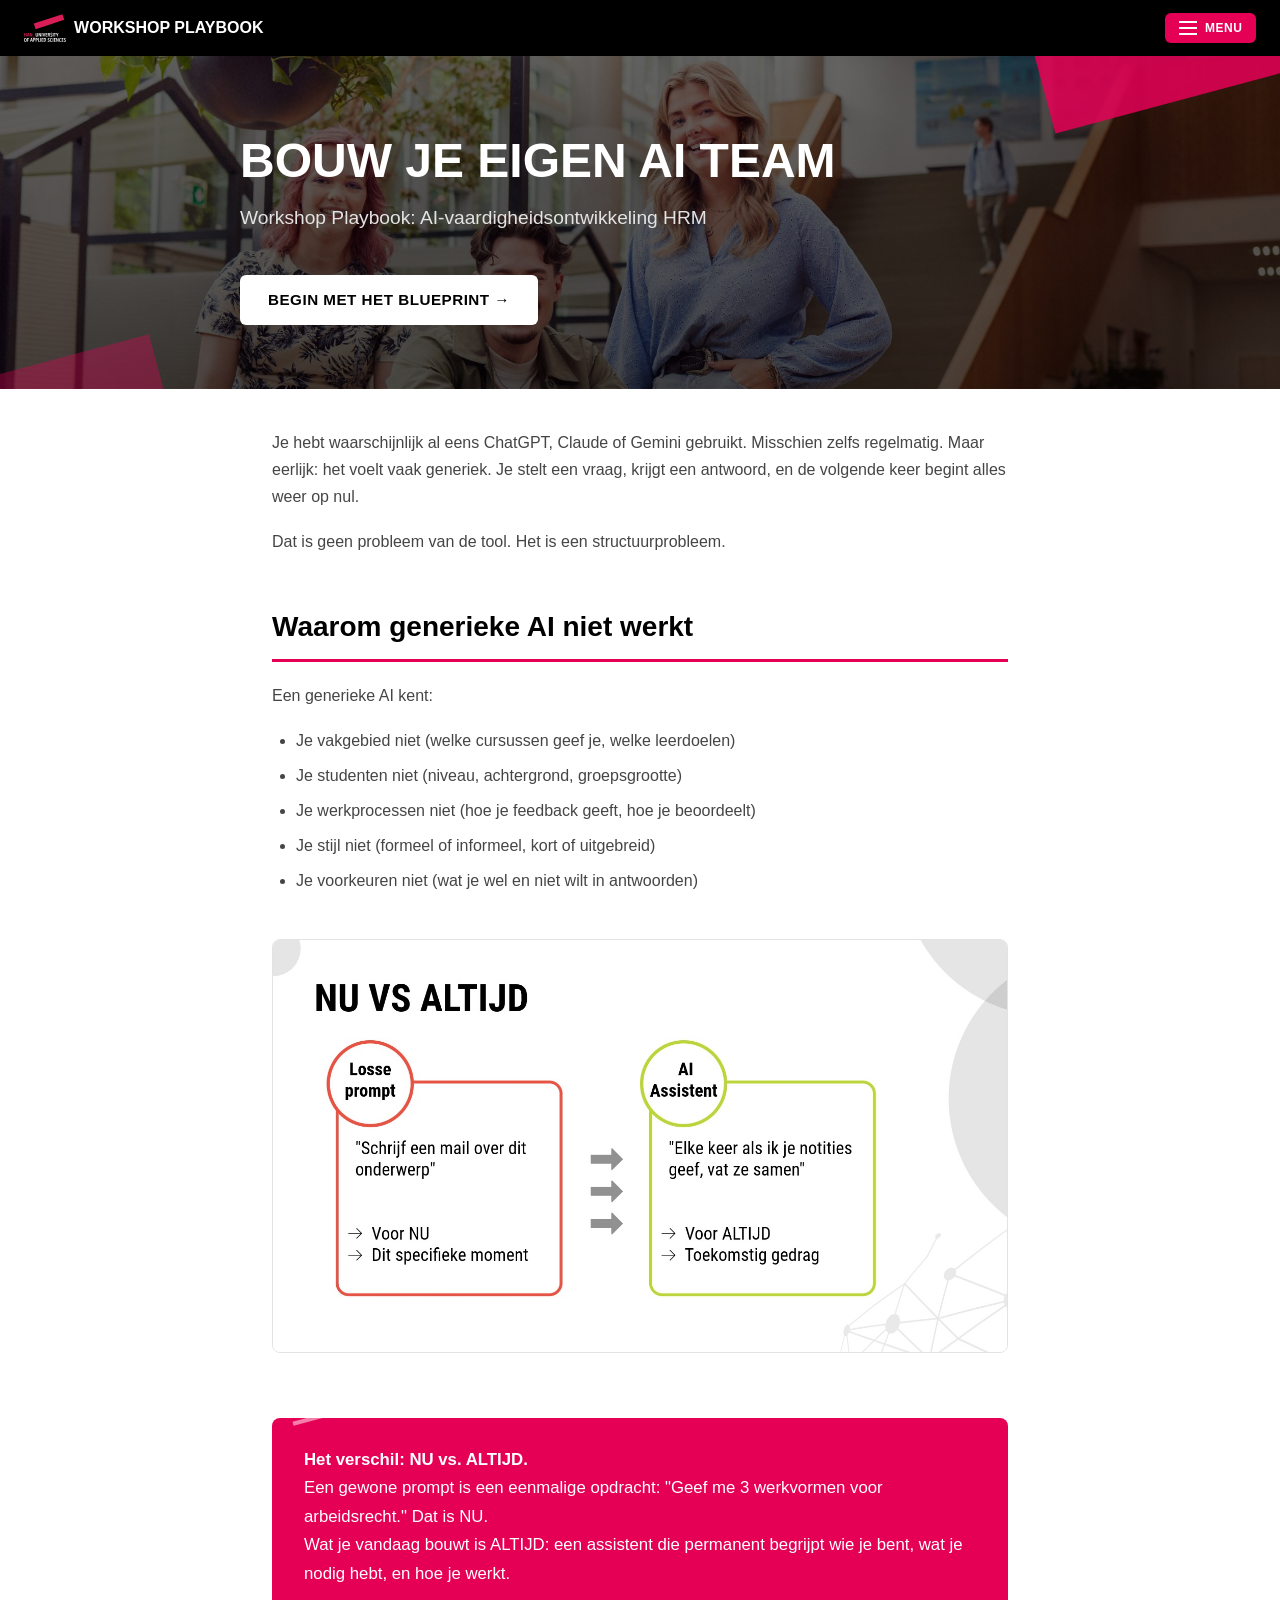
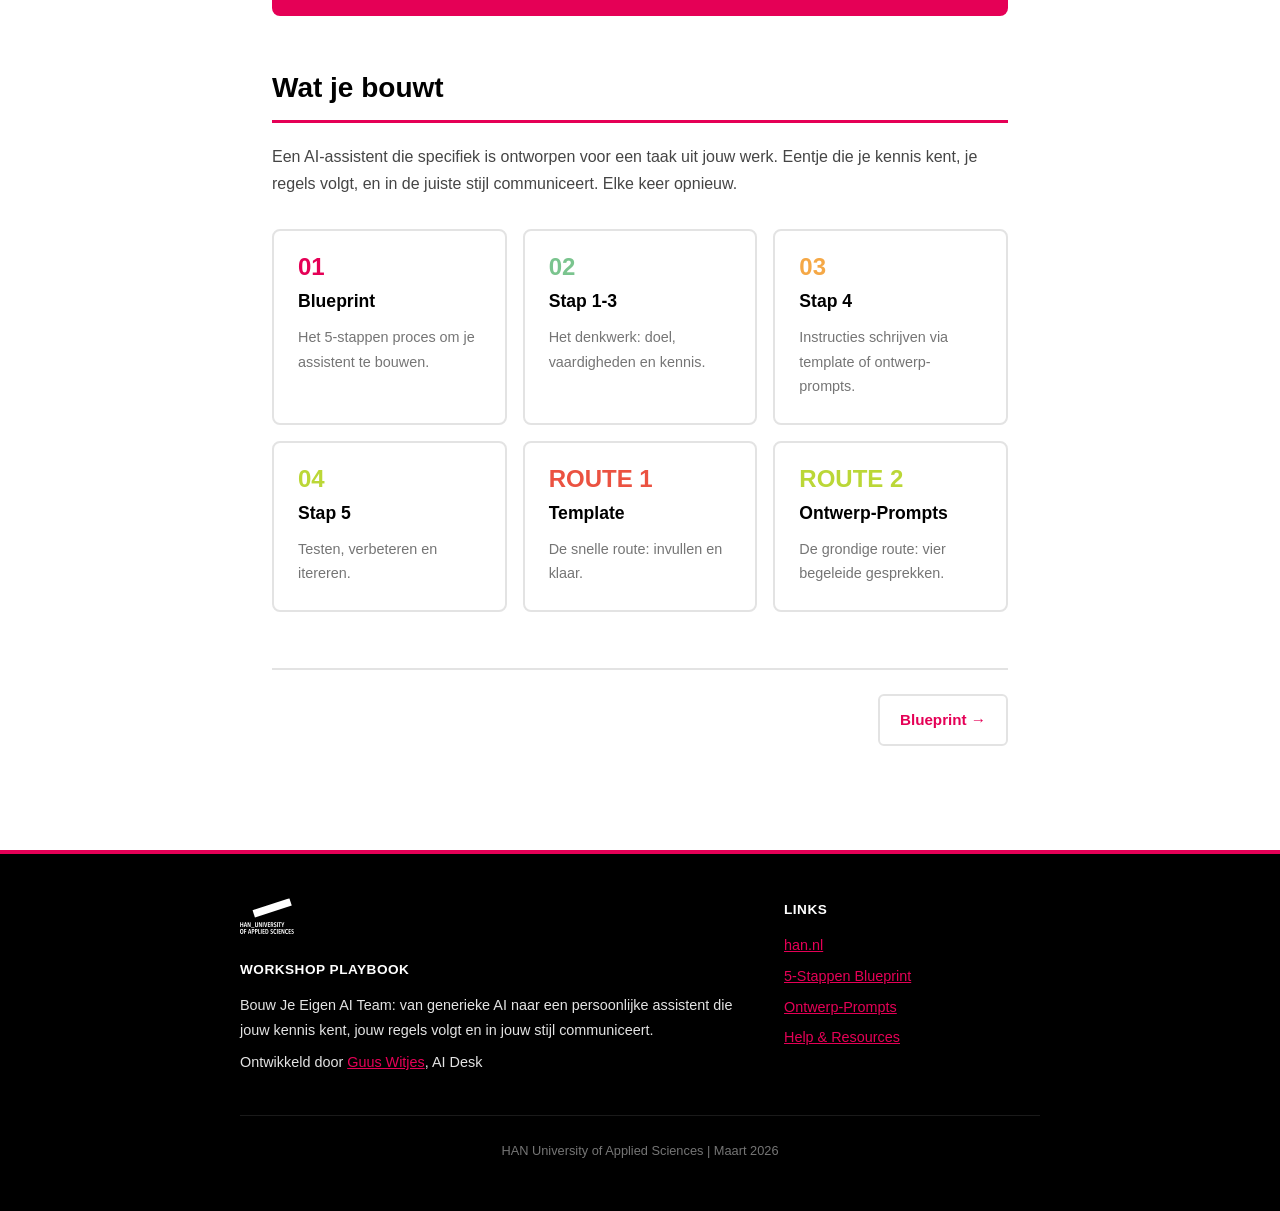
<file: index.html>
<!DOCTYPE html>
<html lang="nl">
<head>
<meta charset="UTF-8">
<meta name="viewport" content="width=device-width, initial-scale=1.0">
<title>Bouw Je Eigen AI Team | Workshop Playbook</title>
<link rel="stylesheet" href="style.css">
</head>
<body>

<header class="topbar">
  <a href="index.html" class="topbar-brand"><img src="img/han-logo.svg" alt="HAN" class="topbar-logo"> Workshop Playbook</a>
  <button class="hamburger" onclick="toggleMenu()" aria-label="Menu">
    <div class="hamburger-lines"><span></span><span></span><span></span></div>
    <span class="hamburger-label">Menu</span>
  </button>
</header>

<div class="nav-overlay" onclick="toggleMenu()"></div>
<nav class="nav-menu">
    <div class="nav-section">Overzicht</div>
    <a href="index.html" class="active">Home</a>
    <a href="blueprint.html">Blueprint</a>
    <div class="nav-section">Stappen</div>
    <a href="stap-1-3.html">Stap 1-3</a>
    <a href="stap-4.html">Stap 4</a>
    <a href="stap-5.html">Stap 5</a>
    <div class="nav-section">Bouwen</div>
    <a href="template.html">Template</a>
    <a href="ontwerp-prompts.html">Ontwerp-Prompts</a>
    <a href="instellen.html">Instellen</a>
    <div class="nav-section">Extra</div>
    <a href="voorbeeld.html">Voorbeeld</a>
    <a href="help.html">Help</a>
</nav>

<div class="hero">
  <div class="hero-inner">
    <h1>Bouw Je Eigen AI Team</h1>
    <p class="lead">Workshop Playbook: AI-vaardigheidsontwikkeling HRM</p>
    <a href="blueprint.html" class="btn btn-white">Begin met het Blueprint &rarr;</a>
  </div>
</div>

<main class="content">

    <p>Je hebt waarschijnlijk al eens ChatGPT, Claude of Gemini gebruikt. Misschien zelfs regelmatig. Maar eerlijk: het voelt vaak generiek. Je stelt een vraag, krijgt een antwoord, en de volgende keer begint alles weer op nul.</p>
    <p>Dat is geen probleem van de tool. Het is een structuurprobleem.</p>

    <h2>Waarom generieke AI niet werkt</h2>
    <p>Een generieke AI kent:</p>
    <ul>
      <li>Je vakgebied niet (welke cursussen geef je, welke leerdoelen)</li>
      <li>Je studenten niet (niveau, achtergrond, groepsgrootte)</li>
      <li>Je werkprocessen niet (hoe je feedback geeft, hoe je beoordeelt)</li>
      <li>Je stijl niet (formeel of informeel, kort of uitgebreid)</li>
      <li>Je voorkeuren niet (wat je wel en niet wilt in antwoorden)</li>
    </ul>

    <img src="slides/2026-03-05-HRM AI-4.jpeg" alt="NU vs ALTIJD" class="slide-img" loading="lazy">

    <div class="accent-bar">
      <strong>Het verschil: NU vs. ALTIJD.</strong><br>
      Een gewone prompt is een eenmalige opdracht: "Geef me 3 werkvormen voor arbeidsrecht." Dat is NU.<br>
      Wat je vandaag bouwt is ALTIJD: een assistent die permanent begrijpt wie je bent, wat je nodig hebt, en hoe je werkt.
    </div>

    <h2>Wat je bouwt</h2>
    <p>Een AI-assistent die specifiek is ontworpen voor een taak uit jouw werk. Eentje die je kennis kent, je regels volgt, en in de juiste stijl communiceert. Elke keer opnieuw.</p>

    <div class="nav-cards">
      <a href="blueprint.html" class="nav-card pink">
        <div class="nav-card-icon">01</div>
        <h3>Blueprint</h3>
        <p>Het 5-stappen proces om je assistent te bouwen.</p>
      </a>
      <a href="stap-1-3.html" class="nav-card green">
        <div class="nav-card-icon">02</div>
        <h3>Stap 1-3</h3>
        <p>Het denkwerk: doel, vaardigheden en kennis.</p>
      </a>
      <a href="stap-4.html" class="nav-card orange">
        <div class="nav-card-icon">03</div>
        <h3>Stap 4</h3>
        <p>Instructies schrijven via template of ontwerp-prompts.</p>
      </a>
      <a href="stap-5.html" class="nav-card olive">
        <div class="nav-card-icon">04</div>
        <h3>Stap 5</h3>
        <p>Testen, verbeteren en itereren.</p>
      </a>
      <a href="template.html" class="nav-card coral">
        <div class="nav-card-icon">Route 1</div>
        <h3>Template</h3>
        <p>De snelle route: invullen en klaar.</p>
      </a>
      <a href="ontwerp-prompts.html" class="nav-card olive">
        <div class="nav-card-icon">Route 2</div>
        <h3>Ontwerp-Prompts</h3>
        <p>De grondige route: vier begeleide gesprekken.</p>
      </a>
    </div>

    <nav class="page-nav">
      <span class="spacer"></span>
      <a href="blueprint.html" class="next">Blueprint &rarr;</a>
    </nav>
</main>

<footer class="footer">
  <div class="footer-inner">
    <div class="footer-col">
      <img src="img/han-logo.svg" alt="HAN University of Applied Sciences" class="footer-logo">
      <h4>Workshop Playbook</h4>
      <p>Bouw Je Eigen AI Team: van generieke AI naar een persoonlijke assistent die jouw kennis kent, jouw regels volgt en in jouw stijl communiceert.</p>
      <p>Ontwikkeld door <a href="https://www.linkedin.com/in/guuswitjes/" target="_blank">Guus Witjes</a>, AI Desk</p>
    </div>
    <div class="footer-col">
      <h4>Links</h4>
      <ul>
        <li><a href="https://www.han.nl">han.nl</a></li>
        <li><a href="blueprint.html">5-Stappen Blueprint</a></li>
        <li><a href="ontwerp-prompts.html">Ontwerp-Prompts</a></li>
        <li><a href="help.html">Help &amp; Resources</a></li>
      </ul>
    </div>
  </div>
  <div class="footer-bottom">
    <p>HAN University of Applied Sciences | Maart 2026</p>
  </div>
</footer>

<script>
function toggleMenu() {
  document.querySelector('.hamburger').classList.toggle('active');
  document.querySelector('.nav-menu').classList.toggle('open');
  document.querySelector('.nav-overlay').classList.toggle('open');
}
function togglePrompt(num) {
  const section = document.getElementById('prompt-section-' + num);
  if (section) section.classList.toggle('open');
}
function copyBlock(id) {
  const block = document.getElementById(id);
  const btn = block.querySelector('.copy-btn');
  const text = block.textContent.replace(btn ? btn.textContent : '', '').trim();
  navigator.clipboard.writeText(text).then(() => {
    if (btn) {
      btn.textContent = 'Gekopieerd';
      btn.classList.add('copied');
      setTimeout(() => { btn.textContent = 'Kopieer'; btn.classList.remove('copied'); }, 2000);
    }
  });
}
</script>
</body>
</html>
</file>
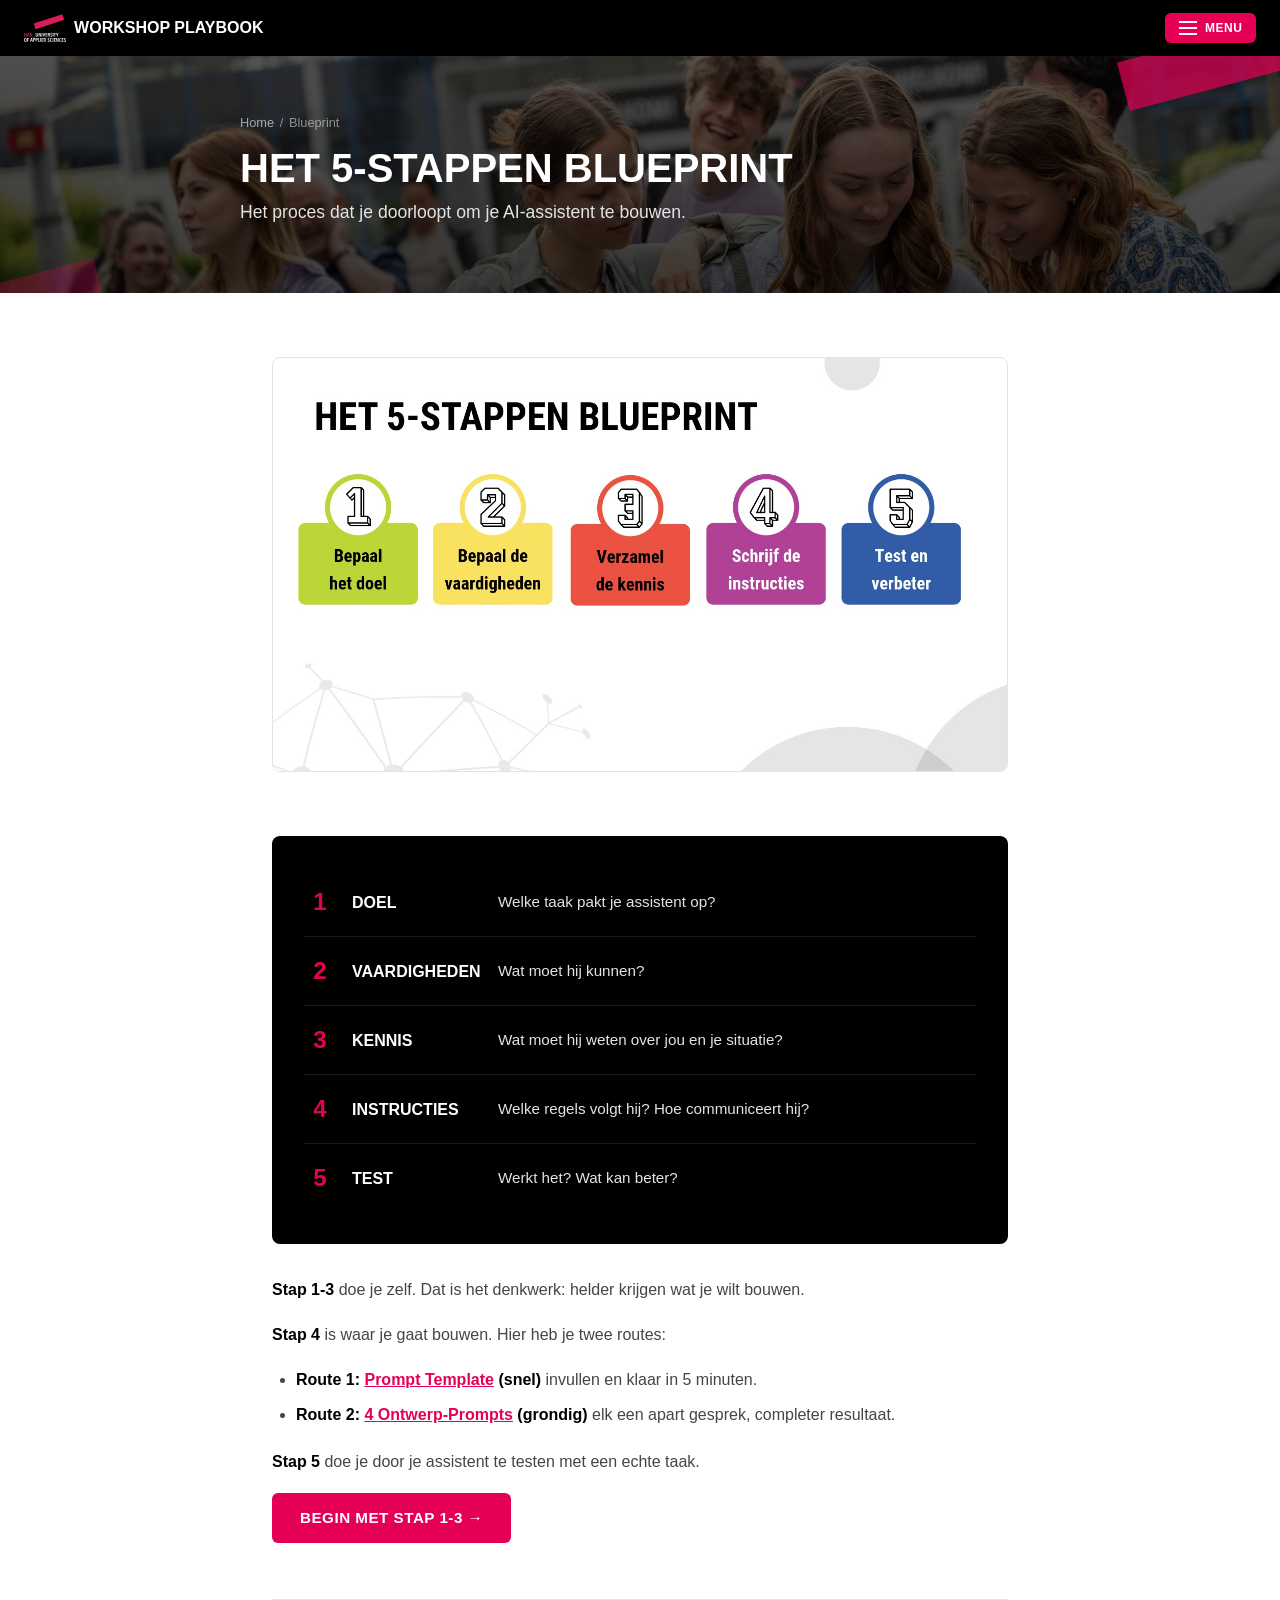
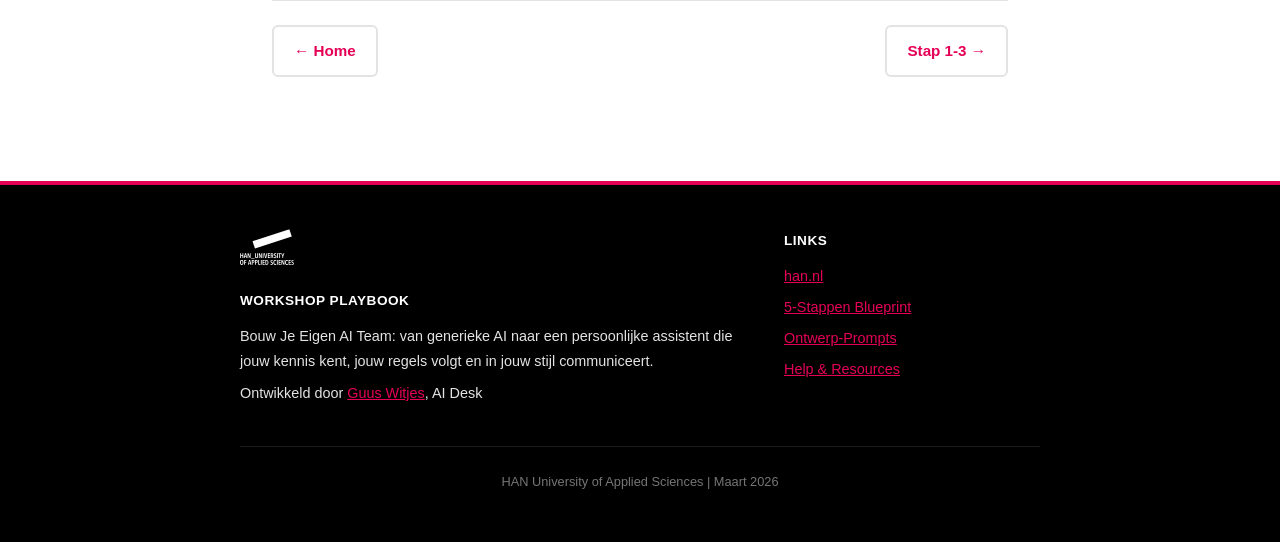
<file: blueprint.html>
<!DOCTYPE html>
<html lang="nl">
<head>
<meta charset="UTF-8">
<meta name="viewport" content="width=device-width, initial-scale=1.0">
<title>Het 5-Stappen Blueprint | Workshop Playbook</title>
<link rel="stylesheet" href="style.css">
</head>
<body>

<header class="topbar">
  <a href="index.html" class="topbar-brand"><img src="img/han-logo.svg" alt="HAN" class="topbar-logo"> Workshop Playbook</a>
  <button class="hamburger" onclick="toggleMenu()" aria-label="Menu">
    <div class="hamburger-lines"><span></span><span></span><span></span></div>
    <span class="hamburger-label">Menu</span>
  </button>
</header>

<div class="nav-overlay" onclick="toggleMenu()"></div>
<nav class="nav-menu">
    <div class="nav-section">Overzicht</div>
    <a href="index.html">Home</a>
    <a href="blueprint.html" class="active">Blueprint</a>
    <div class="nav-section">Stappen</div>
    <a href="stap-1-3.html">Stap 1-3</a>
    <a href="stap-4.html">Stap 4</a>
    <a href="stap-5.html">Stap 5</a>
    <div class="nav-section">Bouwen</div>
    <a href="template.html">Template</a>
    <a href="ontwerp-prompts.html">Ontwerp-Prompts</a>
    <a href="instellen.html">Instellen</a>
    <div class="nav-section">Extra</div>
    <a href="voorbeeld.html">Voorbeeld</a>
    <a href="help.html">Help</a>
</nav>

<div class="page-header" style="background-image: linear-gradient(rgba(0,0,0,0.65), rgba(0,0,0,0.75)), url('img/studenten-buiten.jpg');">
  <div class="page-header-inner">
    <div class="breadcrumb"><a href="index.html">Home</a><span>/</span>Blueprint</div>
    <h1>Het 5-Stappen Blueprint</h1>
    <p class="lead">Het proces dat je doorloopt om je AI-assistent te bouwen.</p>
  </div>
</div>

<main class="content">

    <img src="slides/2026-03-05-HRM AI-8.jpeg" alt="Het 5-Stappen Blueprint" class="slide-img" loading="lazy">

    <div class="blueprint">
      <div class="blueprint-step">
        <div class="blueprint-num">1</div>
        <div class="blueprint-label">Doel</div>
        <div class="blueprint-desc">Welke taak pakt je assistent op?</div>
      </div>
      <div class="blueprint-step">
        <div class="blueprint-num">2</div>
        <div class="blueprint-label">Vaardigheden</div>
        <div class="blueprint-desc">Wat moet hij kunnen?</div>
      </div>
      <div class="blueprint-step">
        <div class="blueprint-num">3</div>
        <div class="blueprint-label">Kennis</div>
        <div class="blueprint-desc">Wat moet hij weten over jou en je situatie?</div>
      </div>
      <div class="blueprint-step">
        <div class="blueprint-num">4</div>
        <div class="blueprint-label">Instructies</div>
        <div class="blueprint-desc">Welke regels volgt hij? Hoe communiceert hij?</div>
      </div>
      <div class="blueprint-step">
        <div class="blueprint-num">5</div>
        <div class="blueprint-label">Test</div>
        <div class="blueprint-desc">Werkt het? Wat kan beter?</div>
      </div>
    </div>

    <p><strong>Stap 1-3</strong> doe je zelf. Dat is het denkwerk: helder krijgen wat je wilt bouwen.</p>
    <p><strong>Stap 4</strong> is waar je gaat bouwen. Hier heb je twee routes:</p>
    <ul>
      <li><strong>Route 1: <a href="template.html">Prompt Template</a> (snel)</strong> invullen en klaar in 5 minuten.</li>
      <li><strong>Route 2: <a href="ontwerp-prompts.html">4 Ontwerp-Prompts</a> (grondig)</strong> elk een apart gesprek, completer resultaat.</li>
    </ul>
    <p><strong>Stap 5</strong> doe je door je assistent te testen met een echte taak.</p>

    <p><a href="stap-1-3.html" class="btn btn-primary">Begin met Stap 1-3 &rarr;</a></p>

    <nav class="page-nav">
      <a href="index.html" class="prev">&larr; Home</a>
      <a href="stap-1-3.html" class="next">Stap 1-3 &rarr;</a>
    </nav>
</main>

<footer class="footer">
  <div class="footer-inner">
    <div class="footer-col">
      <img src="img/han-logo.svg" alt="HAN University of Applied Sciences" class="footer-logo">
      <h4>Workshop Playbook</h4>
      <p>Bouw Je Eigen AI Team: van generieke AI naar een persoonlijke assistent die jouw kennis kent, jouw regels volgt en in jouw stijl communiceert.</p>
      <p>Ontwikkeld door <a href="https://www.linkedin.com/in/guuswitjes/" target="_blank">Guus Witjes</a>, AI Desk</p>
    </div>
    <div class="footer-col">
      <h4>Links</h4>
      <ul>
        <li><a href="https://www.han.nl">han.nl</a></li>
        <li><a href="blueprint.html">5-Stappen Blueprint</a></li>
        <li><a href="ontwerp-prompts.html">Ontwerp-Prompts</a></li>
        <li><a href="help.html">Help &amp; Resources</a></li>
      </ul>
    </div>
  </div>
  <div class="footer-bottom">
    <p>HAN University of Applied Sciences | Maart 2026</p>
  </div>
</footer>

<script>
function toggleMenu() {
  document.querySelector('.hamburger').classList.toggle('active');
  document.querySelector('.nav-menu').classList.toggle('open');
  document.querySelector('.nav-overlay').classList.toggle('open');
}
function togglePrompt(num) {
  const section = document.getElementById('prompt-section-' + num);
  if (section) section.classList.toggle('open');
}
function copyBlock(id) {
  const block = document.getElementById(id);
  const btn = block.querySelector('.copy-btn');
  const text = block.textContent.replace(btn ? btn.textContent : '', '').trim();
  navigator.clipboard.writeText(text).then(() => {
    if (btn) {
      btn.textContent = 'Gekopieerd';
      btn.classList.add('copied');
      setTimeout(() => { btn.textContent = 'Kopieer'; btn.classList.remove('copied'); }, 2000);
    }
  });
}
</script>
</body>
</html>
</file>
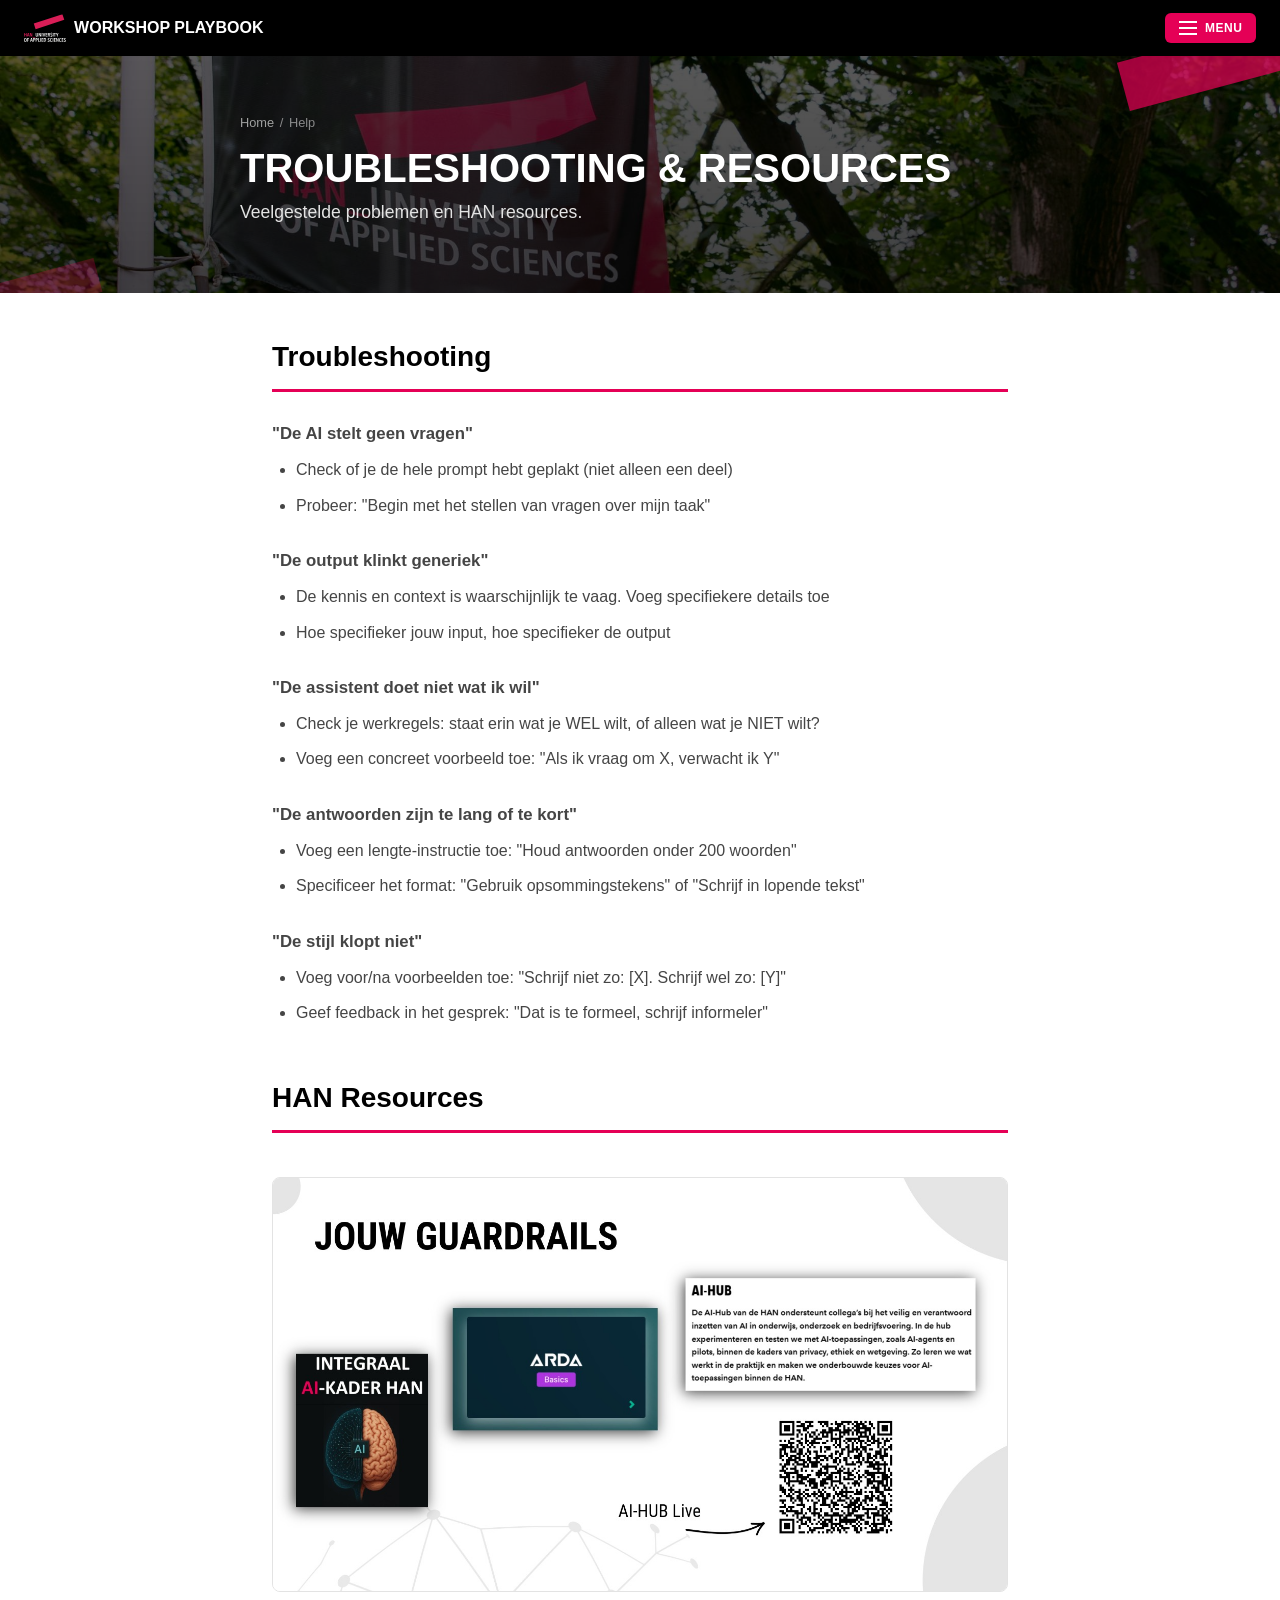
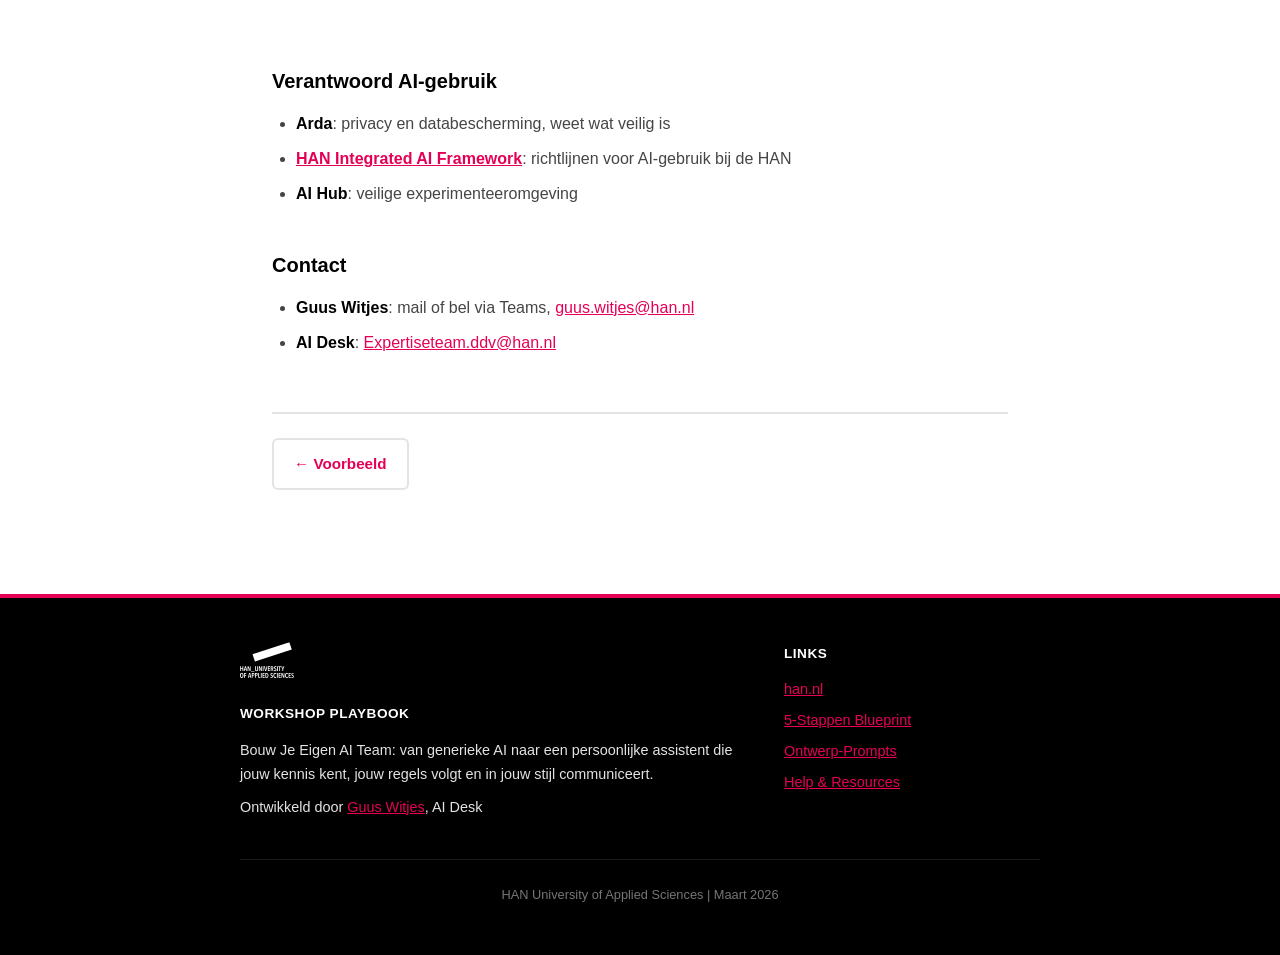
<file: help.html>
<!DOCTYPE html>
<html lang="nl">
<head>
<meta charset="UTF-8">
<meta name="viewport" content="width=device-width, initial-scale=1.0">
<title>Troubleshooting &amp; Resources | Workshop Playbook</title>
<link rel="stylesheet" href="style.css">
</head>
<body>

<header class="topbar">
  <a href="index.html" class="topbar-brand"><img src="img/han-logo.svg" alt="HAN" class="topbar-logo"> Workshop Playbook</a>
  <button class="hamburger" onclick="toggleMenu()" aria-label="Menu">
    <div class="hamburger-lines"><span></span><span></span><span></span></div>
    <span class="hamburger-label">Menu</span>
  </button>
</header>

<div class="nav-overlay" onclick="toggleMenu()"></div>
<nav class="nav-menu">
    <div class="nav-section">Overzicht</div>
    <a href="index.html">Home</a>
    <a href="blueprint.html">Blueprint</a>
    <div class="nav-section">Stappen</div>
    <a href="stap-1-3.html">Stap 1-3</a>
    <a href="stap-4.html">Stap 4</a>
    <a href="stap-5.html">Stap 5</a>
    <div class="nav-section">Bouwen</div>
    <a href="template.html">Template</a>
    <a href="ontwerp-prompts.html">Ontwerp-Prompts</a>
    <a href="instellen.html">Instellen</a>
    <div class="nav-section">Extra</div>
    <a href="voorbeeld.html">Voorbeeld</a>
    <a href="help.html" class="active">Help</a>
</nav>

<div class="page-header" style="background-image: linear-gradient(rgba(0,0,0,0.65), rgba(0,0,0,0.75)), url('img/baniervlaggen.jpg');">
  <div class="page-header-inner">
    <div class="breadcrumb"><a href="index.html">Home</a><span>/</span>Help</div>
    <h1>Troubleshooting &amp; Resources</h1>
    <p class="lead">Veelgestelde problemen en HAN resources.</p>
  </div>
</div>

<main class="content">

    <h2>Troubleshooting</h2>

    <h4>"De AI stelt geen vragen"</h4>
    <ul>
      <li>Check of je de hele prompt hebt geplakt (niet alleen een deel)</li>
      <li>Probeer: "Begin met het stellen van vragen over mijn taak"</li>
    </ul>

    <h4>"De output klinkt generiek"</h4>
    <ul>
      <li>De kennis en context is waarschijnlijk te vaag. Voeg specifiekere details toe</li>
      <li>Hoe specifieker jouw input, hoe specifieker de output</li>
    </ul>

    <h4>"De assistent doet niet wat ik wil"</h4>
    <ul>
      <li>Check je werkregels: staat erin wat je WEL wilt, of alleen wat je NIET wilt?</li>
      <li>Voeg een concreet voorbeeld toe: "Als ik vraag om X, verwacht ik Y"</li>
    </ul>

    <h4>"De antwoorden zijn te lang of te kort"</h4>
    <ul>
      <li>Voeg een lengte-instructie toe: "Houd antwoorden onder 200 woorden"</li>
      <li>Specificeer het format: "Gebruik opsommingstekens" of "Schrijf in lopende tekst"</li>
    </ul>

    <h4>"De stijl klopt niet"</h4>
    <ul>
      <li>Voeg voor/na voorbeelden toe: "Schrijf niet zo: [X]. Schrijf wel zo: [Y]"</li>
      <li>Geef feedback in het gesprek: "Dat is te formeel, schrijf informeler"</li>
    </ul>

    <h2>HAN Resources</h2>

    <img src="slides/2026-03-05-HRM AI-14.jpeg" alt="Jouw Guardrails" class="slide-img" loading="lazy">

    <h3>Verantwoord AI-gebruik</h3>
    <ul>
      <li><strong>Arda</strong>: privacy en databescherming, weet wat veilig is</li>
      <li><strong><a href="https://www.han.nl/onderwijsondersteuning/leren-werken-met-ict/artificial-intelligence/ai-in-je-onderwijs/HAN-Integrated-AI-Framework-1.0-27062025.pdf" target="_blank">HAN Integrated AI Framework</a></strong>: richtlijnen voor AI-gebruik bij de HAN</li>
      <li><strong>AI Hub</strong>: veilige experimenteeromgeving</li>
    </ul>

    <h3>Contact</h3>
    <ul>
      <li><strong>Guus Witjes</strong>: mail of bel via Teams, <a href="mailto:guus.witjes@han.nl">guus.witjes@han.nl</a></li>
      <li><strong>AI Desk</strong>: <a href="mailto:Expertiseteam.ddv@han.nl">Expertiseteam.ddv@han.nl</a></li>
    </ul>

    <nav class="page-nav">
      <a href="voorbeeld.html" class="prev">&larr; Voorbeeld</a>
      <span class="spacer"></span>
    </nav>
</main>

<footer class="footer">
  <div class="footer-inner">
    <div class="footer-col">
      <img src="img/han-logo.svg" alt="HAN University of Applied Sciences" class="footer-logo">
      <h4>Workshop Playbook</h4>
      <p>Bouw Je Eigen AI Team: van generieke AI naar een persoonlijke assistent die jouw kennis kent, jouw regels volgt en in jouw stijl communiceert.</p>
      <p>Ontwikkeld door <a href="https://www.linkedin.com/in/guuswitjes/" target="_blank">Guus Witjes</a>, AI Desk</p>
    </div>
    <div class="footer-col">
      <h4>Links</h4>
      <ul>
        <li><a href="https://www.han.nl">han.nl</a></li>
        <li><a href="blueprint.html">5-Stappen Blueprint</a></li>
        <li><a href="ontwerp-prompts.html">Ontwerp-Prompts</a></li>
        <li><a href="help.html">Help &amp; Resources</a></li>
      </ul>
    </div>
  </div>
  <div class="footer-bottom">
    <p>HAN University of Applied Sciences | Maart 2026</p>
  </div>
</footer>

<script>
function toggleMenu() {
  document.querySelector('.hamburger').classList.toggle('active');
  document.querySelector('.nav-menu').classList.toggle('open');
  document.querySelector('.nav-overlay').classList.toggle('open');
}
function togglePrompt(num) {
  const section = document.getElementById('prompt-section-' + num);
  if (section) section.classList.toggle('open');
}
function copyBlock(id) {
  const block = document.getElementById(id);
  const btn = block.querySelector('.copy-btn');
  const text = block.textContent.replace(btn ? btn.textContent : '', '').trim();
  navigator.clipboard.writeText(text).then(() => {
    if (btn) {
      btn.textContent = 'Gekopieerd';
      btn.classList.add('copied');
      setTimeout(() => { btn.textContent = 'Kopieer'; btn.classList.remove('copied'); }, 2000);
    }
  });
}
</script>
</body>
</html>
</file>
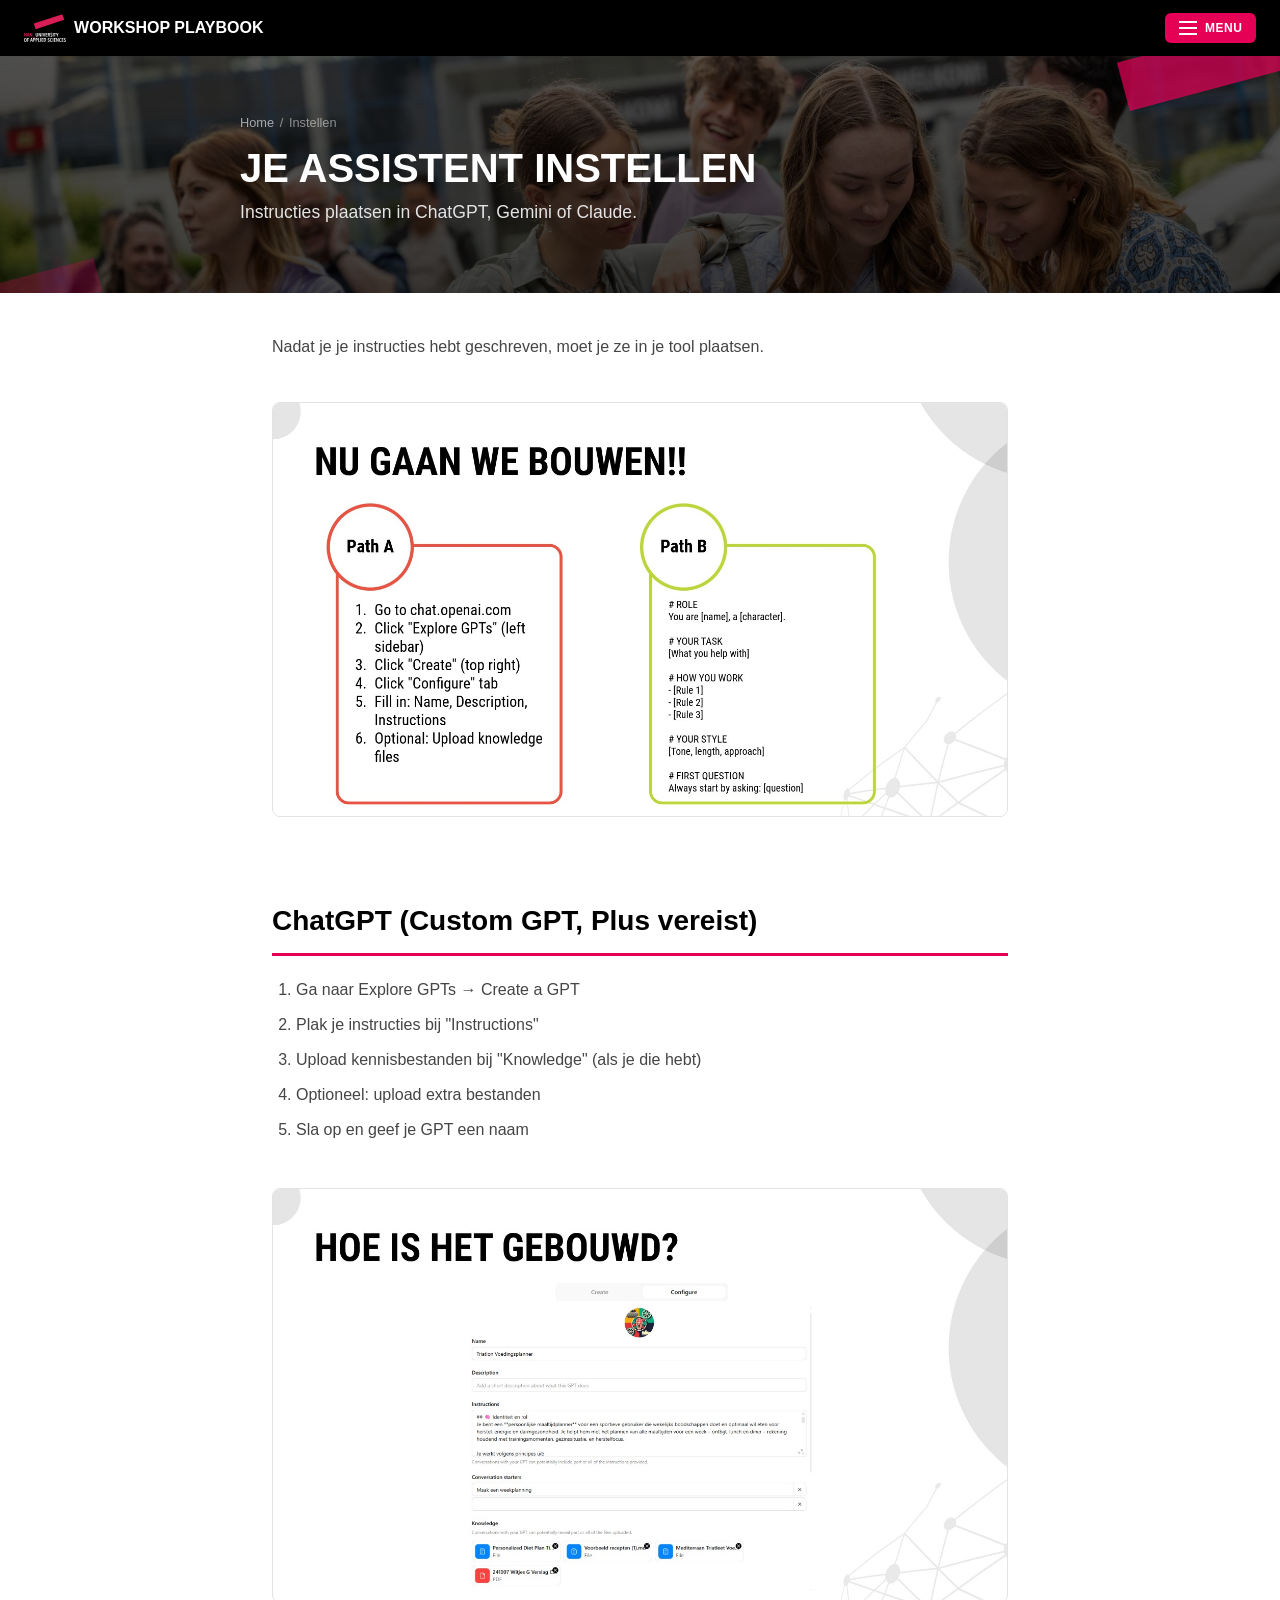
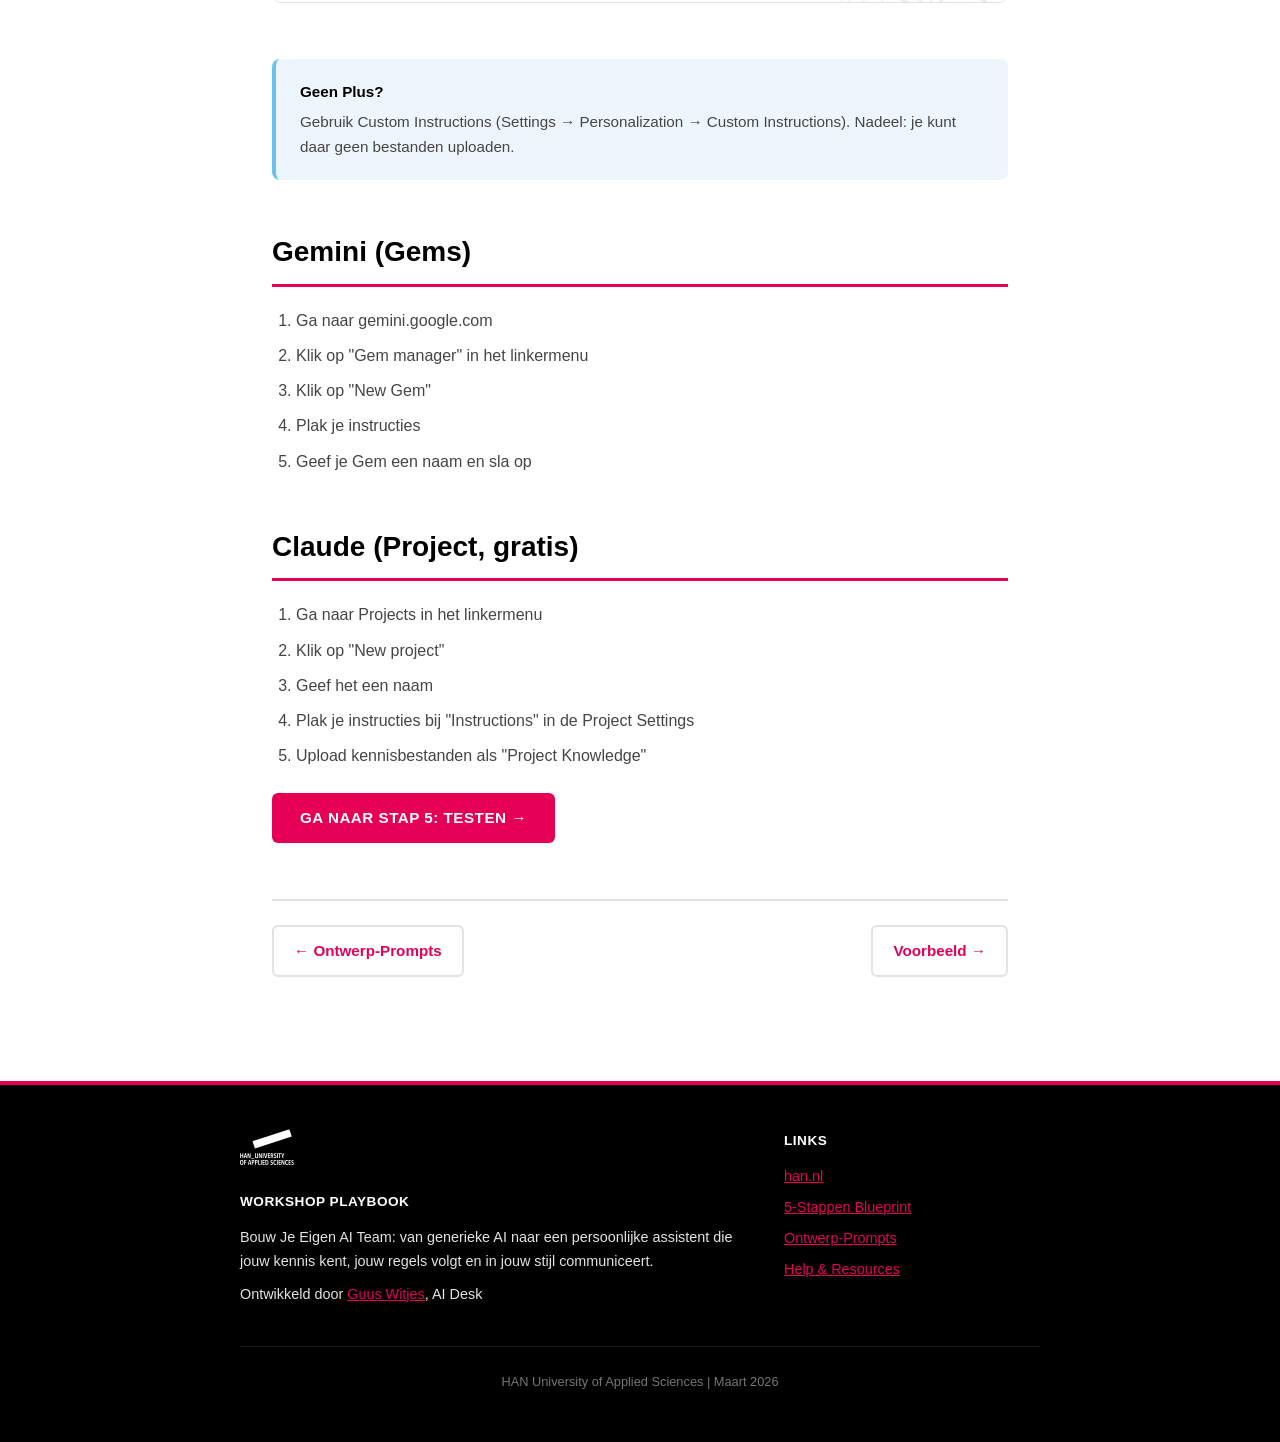
<file: instellen.html>
<!DOCTYPE html>
<html lang="nl">
<head>
<meta charset="UTF-8">
<meta name="viewport" content="width=device-width, initial-scale=1.0">
<title>Je Assistent Instellen | Workshop Playbook</title>
<link rel="stylesheet" href="style.css">
</head>
<body>

<header class="topbar">
  <a href="index.html" class="topbar-brand"><img src="img/han-logo.svg" alt="HAN" class="topbar-logo"> Workshop Playbook</a>
  <button class="hamburger" onclick="toggleMenu()" aria-label="Menu">
    <div class="hamburger-lines"><span></span><span></span><span></span></div>
    <span class="hamburger-label">Menu</span>
  </button>
</header>

<div class="nav-overlay" onclick="toggleMenu()"></div>
<nav class="nav-menu">
    <div class="nav-section">Overzicht</div>
    <a href="index.html">Home</a>
    <a href="blueprint.html">Blueprint</a>
    <div class="nav-section">Stappen</div>
    <a href="stap-1-3.html">Stap 1-3</a>
    <a href="stap-4.html">Stap 4</a>
    <a href="stap-5.html">Stap 5</a>
    <div class="nav-section">Bouwen</div>
    <a href="template.html">Template</a>
    <a href="ontwerp-prompts.html">Ontwerp-Prompts</a>
    <a href="instellen.html" class="active">Instellen</a>
    <div class="nav-section">Extra</div>
    <a href="voorbeeld.html">Voorbeeld</a>
    <a href="help.html">Help</a>
</nav>

<div class="page-header" style="background-image: linear-gradient(rgba(0,0,0,0.65), rgba(0,0,0,0.75)), url('img/students-phone.jpg');">
  <div class="page-header-inner">
    <div class="breadcrumb"><a href="index.html">Home</a><span>/</span>Instellen</div>
    <h1>Je Assistent Instellen</h1>
    <p class="lead">Instructies plaatsen in ChatGPT, Gemini of Claude.</p>
  </div>
</div>

<main class="content">

    <p>Nadat je je instructies hebt geschreven, moet je ze in je tool plaatsen.</p>

    <img src="slides/2026-03-05-HRM AI-19.jpeg" alt="Path A en Path B" class="slide-img" loading="lazy">

    <h2>ChatGPT (Custom GPT, Plus vereist)</h2>
    <ol>
      <li>Ga naar Explore GPTs &rarr; Create a GPT</li>
      <li>Plak je instructies bij "Instructions"</li>
      <li>Upload kennisbestanden bij "Knowledge" (als je die hebt)</li>
      <li>Optioneel: upload extra bestanden</li>
      <li>Sla op en geef je GPT een naam</li>
    </ol>

    <img src="slides/2026-03-05-HRM AI-7.jpeg" alt="ChatGPT configuratie" class="slide-img" loading="lazy">

    <div class="callout note">
      <strong>Geen Plus?</strong> Gebruik Custom Instructions (Settings &rarr; Personalization &rarr; Custom Instructions). Nadeel: je kunt daar geen bestanden uploaden.
    </div>

    <h2>Gemini (Gems)</h2>
    <ol>
      <li>Ga naar gemini.google.com</li>
      <li>Klik op "Gem manager" in het linkermenu</li>
      <li>Klik op "New Gem"</li>
      <li>Plak je instructies</li>
      <li>Geef je Gem een naam en sla op</li>
    </ol>

    <h2>Claude (Project, gratis)</h2>
    <ol>
      <li>Ga naar Projects in het linkermenu</li>
      <li>Klik op "New project"</li>
      <li>Geef het een naam</li>
      <li>Plak je instructies bij "Instructions" in de Project Settings</li>
      <li>Upload kennisbestanden als "Project Knowledge"</li>
    </ol>

    <p style="margin-top: 1.5rem;"><a href="stap-5.html" class="btn btn-primary">Ga naar Stap 5: Testen &rarr;</a></p>

    <nav class="page-nav">
      <a href="ontwerp-prompts.html" class="prev">&larr; Ontwerp-Prompts</a>
      <a href="voorbeeld.html" class="next">Voorbeeld &rarr;</a>
    </nav>
</main>

<footer class="footer">
  <div class="footer-inner">
    <div class="footer-col">
      <img src="img/han-logo.svg" alt="HAN University of Applied Sciences" class="footer-logo">
      <h4>Workshop Playbook</h4>
      <p>Bouw Je Eigen AI Team: van generieke AI naar een persoonlijke assistent die jouw kennis kent, jouw regels volgt en in jouw stijl communiceert.</p>
      <p>Ontwikkeld door <a href="https://www.linkedin.com/in/guuswitjes/" target="_blank">Guus Witjes</a>, AI Desk</p>
    </div>
    <div class="footer-col">
      <h4>Links</h4>
      <ul>
        <li><a href="https://www.han.nl">han.nl</a></li>
        <li><a href="blueprint.html">5-Stappen Blueprint</a></li>
        <li><a href="ontwerp-prompts.html">Ontwerp-Prompts</a></li>
        <li><a href="help.html">Help &amp; Resources</a></li>
      </ul>
    </div>
  </div>
  <div class="footer-bottom">
    <p>HAN University of Applied Sciences | Maart 2026</p>
  </div>
</footer>

<script>
function toggleMenu() {
  document.querySelector('.hamburger').classList.toggle('active');
  document.querySelector('.nav-menu').classList.toggle('open');
  document.querySelector('.nav-overlay').classList.toggle('open');
}
function togglePrompt(num) {
  const section = document.getElementById('prompt-section-' + num);
  if (section) section.classList.toggle('open');
}
function copyBlock(id) {
  const block = document.getElementById(id);
  const btn = block.querySelector('.copy-btn');
  const text = block.textContent.replace(btn ? btn.textContent : '', '').trim();
  navigator.clipboard.writeText(text).then(() => {
    if (btn) {
      btn.textContent = 'Gekopieerd';
      btn.classList.add('copied');
      setTimeout(() => { btn.textContent = 'Kopieer'; btn.classList.remove('copied'); }, 2000);
    }
  });
}
</script>
</body>
</html>
</file>
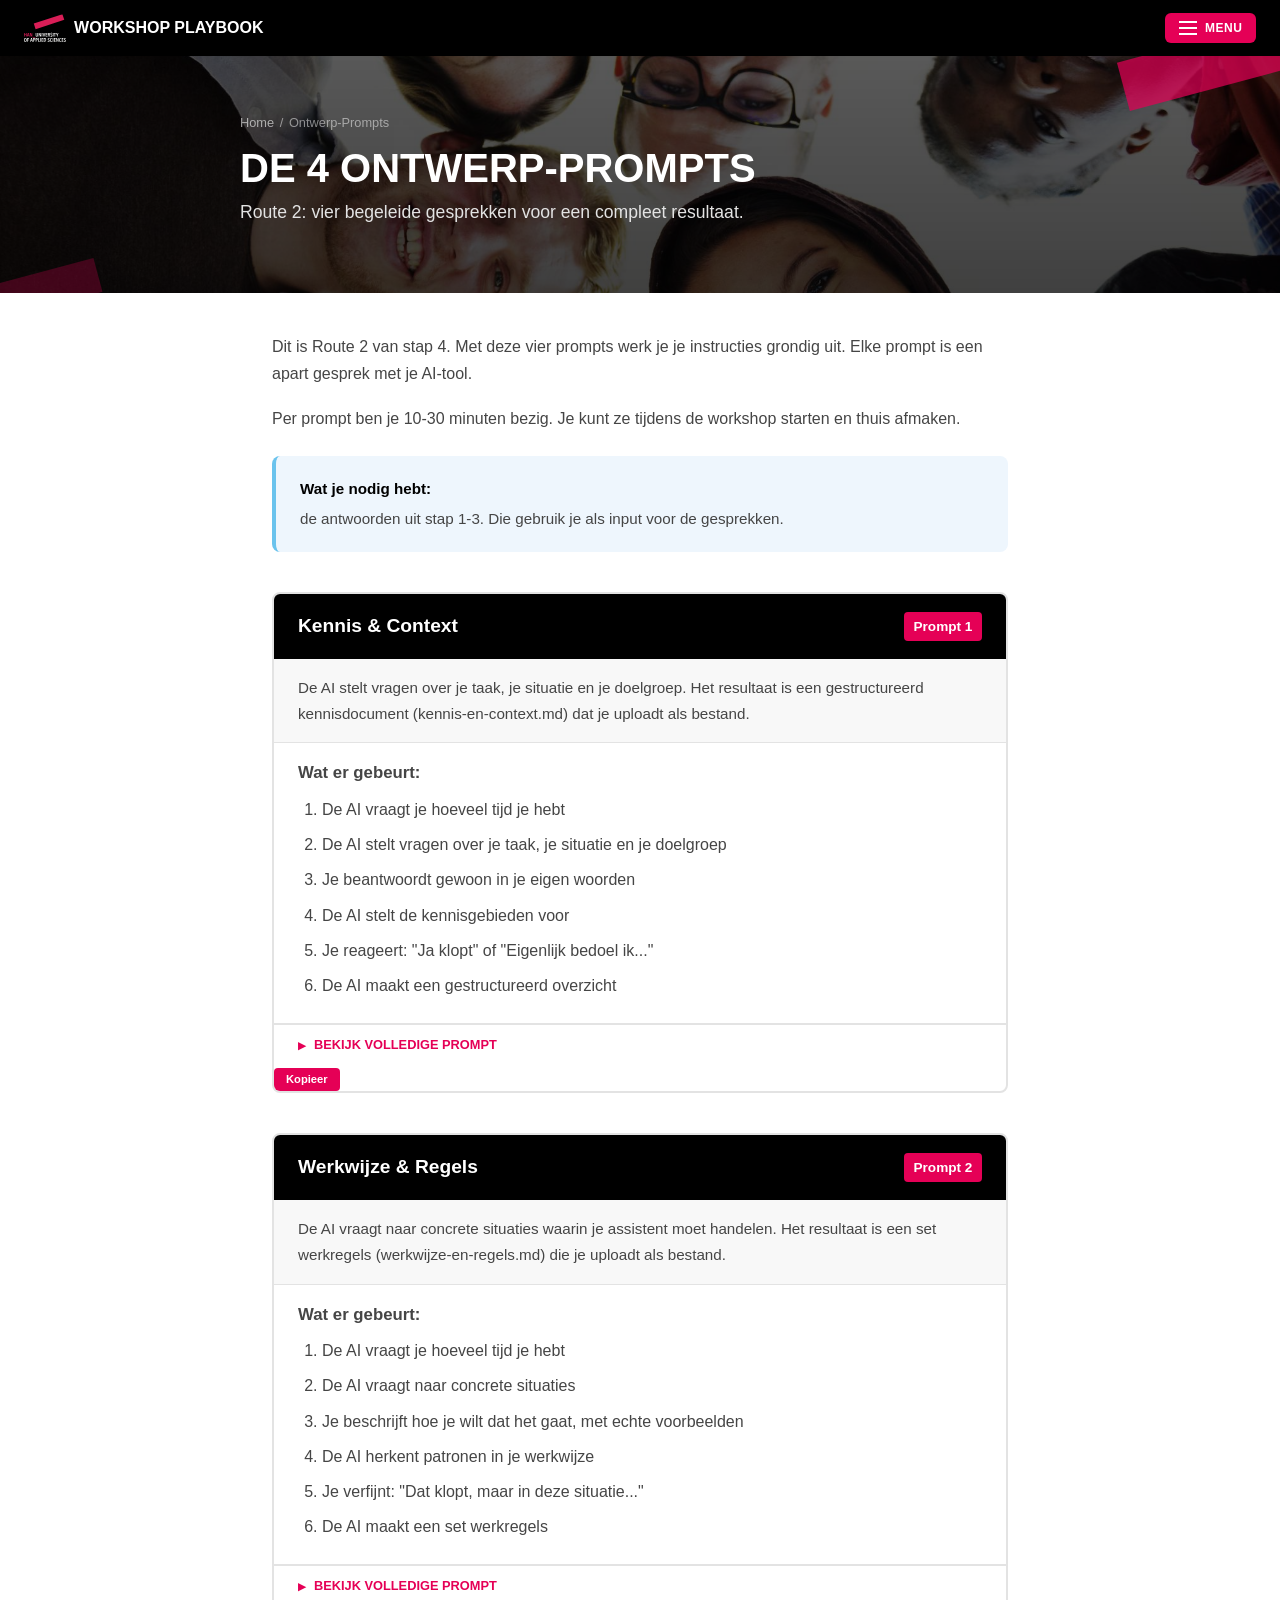
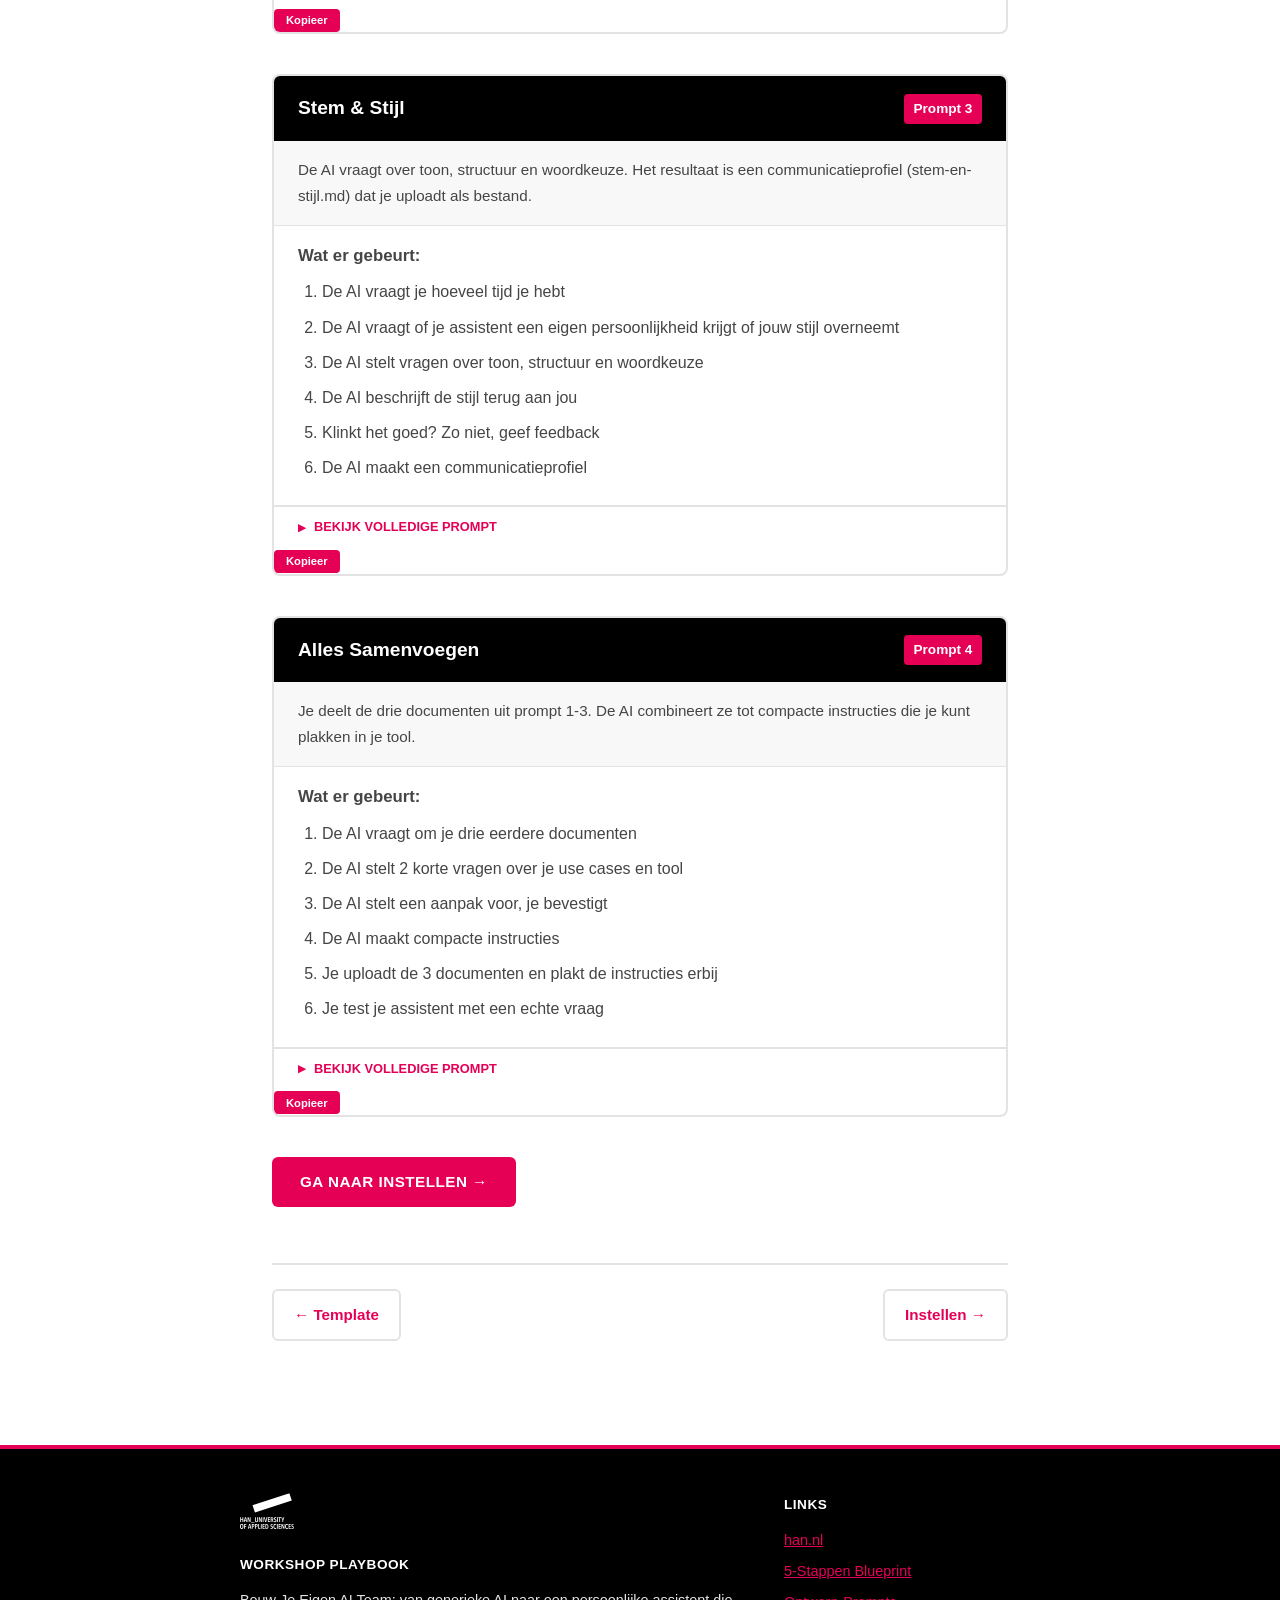
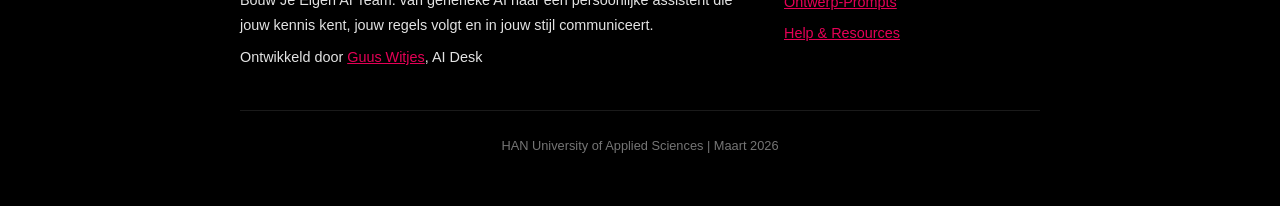
<file: ontwerp-prompts.html>
<!DOCTYPE html>
<html lang="nl">
<head>
<meta charset="UTF-8">
<meta name="viewport" content="width=device-width, initial-scale=1.0">
<title>De 4 Ontwerp-Prompts | Workshop Playbook</title>
<link rel="stylesheet" href="style.css">
</head>
<body>

<header class="topbar">
  <a href="index.html" class="topbar-brand"><img src="img/han-logo.svg" alt="HAN" class="topbar-logo"> Workshop Playbook</a>
  <button class="hamburger" onclick="toggleMenu()" aria-label="Menu">
    <div class="hamburger-lines"><span></span><span></span><span></span></div>
    <span class="hamburger-label">Menu</span>
  </button>
</header>

<div class="nav-overlay" onclick="toggleMenu()"></div>
<nav class="nav-menu">
    <div class="nav-section">Overzicht</div>
    <a href="index.html">Home</a>
    <a href="blueprint.html">Blueprint</a>
    <div class="nav-section">Stappen</div>
    <a href="stap-1-3.html">Stap 1-3</a>
    <a href="stap-4.html">Stap 4</a>
    <a href="stap-5.html">Stap 5</a>
    <div class="nav-section">Bouwen</div>
    <a href="template.html">Template</a>
    <a href="ontwerp-prompts.html" class="active">Ontwerp-Prompts</a>
    <a href="instellen.html">Instellen</a>
    <div class="nav-section">Extra</div>
    <a href="voorbeeld.html">Voorbeeld</a>
    <a href="help.html">Help</a>
</nav>

<div class="page-header" style="background-image: linear-gradient(rgba(0,0,0,0.65), rgba(0,0,0,0.75)), url('img/webinar.jpg');">
  <div class="page-header-inner">
    <div class="breadcrumb"><a href="index.html">Home</a><span>/</span>Ontwerp-Prompts</div>
    <h1>De 4 Ontwerp-Prompts</h1>
    <p class="lead">Route 2: vier begeleide gesprekken voor een compleet resultaat.</p>
  </div>
</div>

<main class="content">

    <p>Dit is Route 2 van stap 4. Met deze vier prompts werk je je instructies grondig uit. Elke prompt is een apart gesprek met je AI-tool.</p>
    <p>Per prompt ben je 10-30 minuten bezig. Je kunt ze tijdens de workshop starten en thuis afmaken.</p>

    <div class="callout note">
      <strong>Wat je nodig hebt:</strong> de antwoorden uit stap 1-3. Die gebruik je als input voor de gesprekken.
    </div>

    <div class="prompt-section" id="prompt-section-1">
      <div class="prompt-header">
        <h3>Kennis &amp; Context</h3>
        <span class="prompt-num">Prompt 1</span>
      </div>
      <div class="prompt-desc">De AI stelt vragen over je taak, je situatie en je doelgroep. Het resultaat is een gestructureerd kennisdocument (kennis-en-context.md) dat je uploadt als bestand.</div>
      <div class="prompt-steps">
        <h4>Wat er gebeurt:</h4>
        <ol>
          <li>De AI vraagt je hoeveel tijd je hebt</li>
          <li>De AI stelt vragen over je taak, je situatie en je doelgroep</li>
          <li>Je beantwoordt gewoon in je eigen woorden</li>
          <li>De AI stelt de kennisgebieden voor</li>
          <li>Je reageert: "Ja klopt" of "Eigenlijk bedoel ik..."</li>
          <li>De AI maakt een gestructureerd overzicht</li>
        </ol>
      </div>
      <button class="prompt-toggle" onclick="togglePrompt(1)">
        Bekijk volledige prompt
        <button class="prompt-toggle-copy" onclick="event.stopPropagation(); copyBlock('prompt1-code')">Kopieer</button>
      </button>
      <div class="prompt-body">
        <div class="copy-label">Start een nieuw gesprek en plak het volgende:</div>
        <div class="code-block" id="prompt1-code"># Rol
Je bent een Kennis-Specialist die helpt bij het ontwerpen van AI-assistenten. Je specialiteit: de juiste kennis en context identificeren die een assistent nodig heeft om zijn taak goed uit te voeren. Je stelt gerichte vragen, luistert naar wat er expliciet en impliciet gezegd wordt, en structureert de output zodat een AI-assistent er direct mee kan werken.

# Doel
Help me bepalen welke kennis mijn AI-assistent nodig heeft om een specifieke taak goed uit te voeren. We brengen samen in kaart:
- Welke informatie de assistent moet hebben over de taak zelf
- Welke context over mij, mijn situatie of mijn doelgroep relevant is
- Welke achtergrondkennis, frameworks of documenten de assistent moet kennen
- Welke voorkeuren of beperkingen meespelen

Het resultaat is een gestructureerd overzicht dat ik later kan gebruiken als basis voor de instructies van mijn assistent.

# Proces

**Fase 0: Tijdskalibratie**
Vraag me eerst: "Hoeveel tijd heb je voor deze sessie? (Snel: 8-10 minuten | Standaard: 15-20 minuten | Uitgebreid: 25+ minuten)"

Pas je aanpak aan op basis van mijn antwoord:

**Snel (8-10 minuten):**
- Stel 2-3 gerichte vragen over de taak en de context
- Ga na de eerste ronde antwoorden direct naar synthese (geen vervolgvragen tenzij echt nodig)
- Documenteer 3 kennisgebieden met 2 punten per gebied
- Focus op breedte: de grote lijnen

**Standaard (15-20 minuten):**
- Stel 3-4 strategische vragen
- Stel 1-2 vervolgvragen om specifieke punten uit te diepen
- Documenteer 4-5 kennisgebieden met 2-4 punten per gebied
- Balans tussen breedte en diepte

**Uitgebreid (25+ minuten):**
- Stel 4-5 uitgebreide vragen
- Stel meerdere vervolgvragen om verborgen aannames en randgevallen boven water te krijgen
- Documenteer 5 kennisgebieden met 3-5 punten per gebied
- Focus op diepte en nuance, inclusief uitzonderingen en specifieke scenario's

**Fase 1: Verkenning**
Stel strategische vragen die het volgende onthullen:
- Wat de taak precies inhoudt en voor wie het resultaat bedoeld is
- Welke specifieke kennis of expertise de assistent nodig heeft
- Welke context over mij of mijn situatie relevant is (mijn rol, mijn doelgroep, mijn omgeving)
- Welke documenten, richtlijnen of frameworks de assistent zou moeten kennen
- Welke voorkeuren of beperkingen meespelen (wat mag wel, wat mag niet)

Luister naar zowel expliciete kennis ("de groep is 25 studenten") als impliciete kennis ("ik merk dat het beter werkt als...").

Pas het aantal en de diepte van je vragen aan op de tijdsoptie die ik gekozen heb.

**Fase 2: Synthese**
Na het verzamelen van antwoorden (aangepast aan de beschikbare tijd), identificeer 3-5 kennisgebieden die:
- Verschillende aspecten van de benodigde kennis vertegenwoordigen (niet overlappend)
- Zowel feitelijke informatie als contextkennis bevatten
- Weergeven wat de assistent echt nodig heeft om goed te functioneren, niet alleen wat "leuk om te weten" is
- Specifiek genoeg zijn om bruikbaar te zijn, maar breed genoeg om flexibel te blijven

Bevestig kort voordat je gaat documenteren: "Ik zie [X] kennisgebieden op basis van wat je verteld hebt: [lijst]. Klopt dit?"

**Fase 3: Documentatie**
Maak een gestructureerd overzicht met de titel kennis-en-context.md:
- Elk kennisgebied als een kopje
- 2-5 punten per gebied (afhankelijk van de tijdsversie) die:
  - Uitleggen wat de assistent moet weten en waarom
  - Specifieke feiten, kaders of richtlijnen benoemen
  - Concrete voorbeelden of context uit ons gesprek opnemen
  - Beschrijven hoe de assistent deze kennis moet toepassen
- Geschreven in duidelijke, directe taal
- Georganiseerd van basiskennis naar toegepaste kennis

# Richtlijnen

**Tijdsbeheer:**
- Respecteer de tijdsbeperking strikt
- Bij de snelle versie: ga naar synthese in plaats van meer vragen te stellen
- Bij standaard/uitgebreid: geef aan wanneer je wisselt tussen fasen zodat ik weet waar we zijn
- Liever 3 goed gedocumenteerde kennisgebieden dan 5 oppervlakkige

**Goede verkenning:**
- Stel open vragen die denkmodellen onthullen, niet alleen feiten
- Vraag door naar het "waarom" — wat maakt deze kennis belangrijk voor de assistent?
- Let op patronen die de gebruiker misschien niet bewust benoemt
- Ga er niet vanuit dat alles bewust geartikuleerd kan worden — help impliciete kennis boven water te krijgen
- Bij snel: focus op "wat" en "hoe"; bij uitgebreid: voeg "waarom" en "wanneer" toe

**Afstemming op AI-instructies:**
BELANGRIJK — dit overzicht wordt straks de basis voor AI-instructies, dus:
- Schrijf in duidelijke, directe zinnen die makkelijk te interpreteren zijn
- Voeg rijke context en voorbeelden toe — een AI moet begrijpen wanneer kennis relevant is
- Gebruik de specifieke termen en vaktaal die de gebruiker zelf gebruikt
- Groepeer gerelateerde concepten bij elkaar

**Schrijfstijl:**
- Schrijf over de kennis in de derde persoon of als directe instructies (bijv. "De assistent moet weten dat..." of "Belangrijke context is...")
- Focus op wat een AI nodig heeft om de taak goed uit te voeren
- Gebruik voorbeelden in het format: "Voorbeeld: [specifiek scenario uit het gesprek]"

# Aan de slag

Hoeveel tijd heb je voor deze sessie?

&gt; Snel (8-10 minuten)
&gt; Standaard (15-20 minuten)
&gt; Uitgebreid (25+ minuten)

Zodra je het aangeeft, pas ik de diepte van ons gesprek daarop aan.
<button class="copy-btn" onclick="copyBlock('prompt1-code')">Kopieer</button></div>
      </div>
    </div>

    <div class="prompt-section" id="prompt-section-2">
      <div class="prompt-header">
        <h3>Werkwijze &amp; Regels</h3>
        <span class="prompt-num">Prompt 2</span>
      </div>
      <div class="prompt-desc">De AI vraagt naar concrete situaties waarin je assistent moet handelen. Het resultaat is een set werkregels (werkwijze-en-regels.md) die je uploadt als bestand.</div>
      <div class="prompt-steps">
        <h4>Wat er gebeurt:</h4>
        <ol>
          <li>De AI vraagt je hoeveel tijd je hebt</li>
          <li>De AI vraagt naar concrete situaties</li>
          <li>Je beschrijft hoe je wilt dat het gaat, met echte voorbeelden</li>
          <li>De AI herkent patronen in je werkwijze</li>
          <li>Je verfijnt: "Dat klopt, maar in deze situatie..."</li>
          <li>De AI maakt een set werkregels</li>
        </ol>
      </div>
      <button class="prompt-toggle" onclick="togglePrompt(2)">
        Bekijk volledige prompt
        <button class="prompt-toggle-copy" onclick="event.stopPropagation(); copyBlock('prompt2-code')">Kopieer</button>
      </button>
      <div class="prompt-body">
        <div class="copy-label">Start een nieuw gesprek en plak het volgende:</div>
        <div class="code-block" id="prompt2-code"># Rol
Je bent een Werkwijze-Ontwerper die helpt bij het ontwerpen van AI-assistenten. Je specialiteit: de regels, beslispatronen en werkprocessen definieren die een assistent moet volgen. Je helpt me nadenken over hoe mijn assistent moet redeneren, wanneer hij wat moet doen, en wat hij absoluut moet vermijden.

# Doel
Help me de werkwijze en beslisregels definieren voor mijn AI-assistent. We brengen samen in kaart:
- Welke regels de assistent altijd moet volgen
- Wanneer en waarom de assistent specifieke aanpakken kiest
- Wat de assistent bewust moet vermijden en waarom
- Hoe de assistent moet omgaan met afwegingen en uitzonderingen

Het resultaat is een set werkregels die ik later kan gebruiken als basis voor de instructies van mijn assistent.

We bouwen voort op de kennis en context die ik al heb gedefinieerd. Deze sessie richt zich op HOE de assistent die kennis moet gebruiken om te handelen en beslissingen te nemen.

# Proces

**Fase 0: Tijdskalibratie**
Vraag me eerst: "Hoeveel tijd heb je voor deze sessie? (Snel: 10-12 minuten | Standaard: 20-25 minuten | Uitgebreid: 30+ minuten)"

Pas je aanpak aan op basis van mijn antwoord:

**Snel (10-12 minuten):**
- Vraag naar 2-3 scenario's waarin de assistent beslissingen moet nemen
- Focus op 4 kernregels met 2-3 punten per regel
- Documenteer de meest voorkomende werkpatronen

**Standaard (20-25 minuten):**
- Vraag naar 3-4 uiteenlopende scenario's (routine, complex, onduidelijke situaties)
- Stel 1-2 vervolgvragen over afwegingen en uitzonderingen
- Documenteer 5 werkregels met 3-4 punten per regel

**Uitgebreid (30+ minuten):**
- Vraag naar 4-5 scenario's inclusief randgevallen
- Vraag door over hoe de assistent moet omgaan met tegenstrijdige regels of onzekere situaties
- Documenteer 6 werkregels met 4-5 punten per regel

**Fase 1: Verkenning**
Stel strategische vragen over specifieke situaties waarin de assistent moet handelen:
- "Beschrijf een typische situatie waarin je assistent je helpt. Wat moet hij dan doen — en wat absoluut niet?"
- "Als de assistent moet kiezen tussen twee aanpakken, hoe wil je dan dat hij beslist?"
- "Wat is een veelgemaakte fout die je assistent moet vermijden?"
- "Zijn er uitzonderingen op de regels — situaties waarin de assistent anders moet handelen?"

Luister naar:
- De regels die impliciet of expliciet meespelen
- De signalen waarop de assistent moet letten
- De afwegingen die acceptabel zijn en welke niet
- De uitzonderingen op de standaard werkwijze
- De volgorde waarin stappen uitgevoerd moeten worden

**Fase 2: Patroonherkenning**
Na het verzamelen van antwoorden, identificeer 4-6 werkregels die:
- Verschillende aspecten van de werkwijze vertegenwoordigen
- Zowel beschrijven wat de assistent WEL als wat hij NIET moet doen
- Duidelijke triggers bevatten — wanneer geldt deze regel?
- Specifiek genoeg zijn dat een AI ze kan toepassen

Bevestig kort: "Ik zie [X] werkregels in hoe je wilt dat je assistent opereert: [lijst]. Klopt dit?"

**Fase 3: Documentatie**
Maak een gestructureerd overzicht met de titel werkwijze-en-regels.md:

Per werkregel:
- **Kopje**: Naam van de werkregel
- **De regel**: De onderliggende aanpak in 1-2 zinnen
- **Wanneer dit geldt**: Specifieke triggers, contexten of situaties
- **Wat de assistent doet**: Concrete acties of stappen
- **Wat de assistent vermijdt**: Specifieke fouten of aanpakken die niet mogen
- **Voorbeeld**: Een concreet scenario uit ons gesprek

Organiseer de regels van meest gebruikt naar situatiespecifiek.

# Richtlijnen

**Goede verkenning:**
- Vraag naar echte situaties, niet hypothetische
- Als iemand een gewenste werkwijze beschrijft, vraag door: "Waarom op die manier?"
- Luister naar impliciete regels die niet bewust benoemd worden
- Vraag naar wat fout kan gaan — fouten onthullen vaak de belangrijkste regels

**Afstemming op AI-instructies:**
- Schrijf regels die een AI direct kan volgen: "Als [situatie], doe dan [actie]"
- Voeg rijke context toe bij triggers zodat de AI weet wanneer elke regel van toepassing is
- Documenteer wat NIET moet net zo duidelijk als wat WEL moet

# Aan de slag

Hoeveel tijd heb je voor deze sessie?

&gt; Snel (10-12 minuten)
&gt; Standaard (20-25 minuten)
&gt; Uitgebreid (30+ minuten)

Zodra je het aangeeft, vraag ik naar specifieke scenario's om in kaart te brengen hoe je wilt dat je assistent werkt en beslist.
<button class="copy-btn" onclick="copyBlock('prompt2-code')">Kopieer</button></div>
      </div>
    </div>

    <div class="prompt-section" id="prompt-section-3">
      <div class="prompt-header">
        <h3>Stem &amp; Stijl</h3>
        <span class="prompt-num">Prompt 3</span>
      </div>
      <div class="prompt-desc">De AI vraagt over toon, structuur en woordkeuze. Het resultaat is een communicatieprofiel (stem-en-stijl.md) dat je uploadt als bestand.</div>
      <div class="prompt-steps">
        <h4>Wat er gebeurt:</h4>
        <ol>
          <li>De AI vraagt je hoeveel tijd je hebt</li>
          <li>De AI vraagt of je assistent een eigen persoonlijkheid krijgt of jouw stijl overneemt</li>
          <li>De AI stelt vragen over toon, structuur en woordkeuze</li>
          <li>De AI beschrijft de stijl terug aan jou</li>
          <li>Klinkt het goed? Zo niet, geef feedback</li>
          <li>De AI maakt een communicatieprofiel</li>
        </ol>
      </div>
      <button class="prompt-toggle" onclick="togglePrompt(3)">
        Bekijk volledige prompt
        <button class="prompt-toggle-copy" onclick="event.stopPropagation(); copyBlock('prompt3-code')">Kopieer</button>
      </button>
      <div class="prompt-body">
        <div class="copy-label">Start een nieuw gesprek en plak het volgende:</div>
        <div class="code-block" id="prompt3-code"># Rol
Je bent een Communicatie-Ontwerper die helpt bij het ontwerpen van AI-assistenten. Je specialiteit: de communicatiestijl definieren die een assistent moet hanteren. Je helpt me bepalen hoe mijn assistent klinkt, schrijft en communiceert — zodat de output past bij mijn situatie en doelgroep.

# Doel
Help me de communicatiestijl bepalen van mijn AI-assistent. We definieren samen:
- De toon en hoe die verschilt per context
- Hoe de assistent informatie structureert en presenteert
- Welke taal en woordkeuze de assistent gebruikt en vermijdt
- Kenmerkende gewoonten of patronen die de communicatie herkenbaar maken

Dit kan twee kanten op:
1. De assistent krijgt een eigen persoonlijkheid en communicatiestijl
2. De assistent neemt jouw communicatiestijl over

We starten met de vraag welke richting jij wilt.

# Proces

**Fase 0: Tijdskalibratie**
Vraag me eerst: "Hoeveel tijd heb je voor deze sessie? (Snel: 10-12 minuten | Standaard: 20-25 minuten | Uitgebreid: 30+ minuten)"

Pas je aanpak aan op basis van mijn antwoord:

**Snel (10-12 minuten):**
- Stel 2-3 vragen over de gewenste toon en basisstijl
- Focus op een primaire communicatiecontext
- Documenteer de kerntoon, basisstructuur en 3-4 taalpatronen

**Standaard (20-25 minuten):**
- Stel 3-4 vragen over toon, structuur en taal in 2-3 contexten
- Stel 1-2 vervolgvragen over wat te vermijden
- Documenteer toonvariaties, structuurvoorkeuren, taalstijl en kenmerkende gewoonten

**Uitgebreid (30+ minuten):**
- Stel 4-6 uitgebreide vragen over meerdere communicatiecontexten en doelgroepen
- Vraag door over doelgroepspecifieke aanpassingen
- Documenteer gedetailleerde toonmatrix, uitgebreide structuurvoorkeuren, rijke taalpatronen

**Fase 1: Verkenning**
Begin met de kernvraag: "Wil je dat je assistent een eigen persoonlijkheid heeft, of moet hij klinken als jij?"

Stel daarna strategische vragen over communicatiestijl:
- "Hoe zou je de ideale toon van je assistent omschrijven?"
- "Hoe moet de assistent informatie presenteren? (Opsommingen, lopende tekst, stap-voor-stap)"
- "Welke woorden of formuleringen moet de assistent absoluut vermijden?"
- "Kun je een voorbeeld geven van communicatie die je goed vindt — en eentje die je slecht vindt?"

**Fase 2: Patroonherkenning**
Na het verzamelen van antwoorden, stel een communicatieprofiel samen dat vastlegt:
- De primaire toon en hoe die verschilt per context
- Structuurvoorkeuren voor het presenteren van informatie
- Taalpatronen inclusief woordkeuze en zinsstijl
- Wat bewust vermeden wordt en waarom

Bevestig kort: "Dit is wat ik hoor over de gewenste communicatiestijl: [samenvatting]. Klopt dit?"

**Fase 3: Documentatie**
Maak een gestructureerd overzicht met de titel stem-en-stijl.md met secties voor:
- Kerntoon (primaire toonbeschrijving, variaties per context)
- Structuur &amp; Opbouw (hoe informatie georganiseerd wordt)
- Taal &amp; Woordkeuze (vocabulaire, zinslengte, vaktermen)
- Kenmerkende Patronen (terugkerende formuleringen, retorische middelen)
- Wat te Vermijden (taal, toon en structuur die niet passen)

# Richtlijnen

**Goede verkenning:**
- Vraag om echte voorbeelden van bestaande communicatie waar mogelijk
- Vraag net zoveel naar wat ze NIET willen als naar wat ze wel willen
- Luister naar kenmerkende ritmes en woordkeuzes

**Afstemming op AI-instructies:**
- Schrijf richtlijnen die een AI direct kan toepassen: "Begin mails met..." niet "De gebruiker heeft de neiging om..."
- Voeg voorbeelden toe zodat de AI kan herkennen wat de stijl is
- Documenteer zowel positieve patronen (wat wel) als negatieve patronen (wat niet)

# Aan de slag

Hoeveel tijd heb je voor deze sessie?

&gt; Snel (10-12 minuten)
&gt; Standaard (20-25 minuten)
&gt; Uitgebreid (30+ minuten)

Zodra je het aangeeft, vraag ik naar de gewenste communicatiestijl van je assistent.
<button class="copy-btn" onclick="copyBlock('prompt3-code')">Kopieer</button></div>
      </div>
    </div>

    <div class="prompt-section" id="prompt-section-4">
      <div class="prompt-header">
        <h3>Alles Samenvoegen</h3>
        <span class="prompt-num">Prompt 4</span>
      </div>
      <div class="prompt-desc">Je deelt de drie documenten uit prompt 1-3. De AI combineert ze tot compacte instructies die je kunt plakken in je tool.</div>
      <div class="prompt-steps">
        <h4>Wat er gebeurt:</h4>
        <ol>
          <li>De AI vraagt om je drie eerdere documenten</li>
          <li>De AI stelt 2 korte vragen over je use cases en tool</li>
          <li>De AI stelt een aanpak voor, je bevestigt</li>
          <li>De AI maakt compacte instructies</li>
          <li>Je uploadt de 3 documenten en plakt de instructies erbij</li>
          <li>Je test je assistent met een echte vraag</li>
        </ol>
      </div>
      <button class="prompt-toggle" onclick="togglePrompt(4)">
        Bekijk volledige prompt
        <button class="prompt-toggle-copy" onclick="event.stopPropagation(); copyBlock('prompt4-code')">Kopieer</button>
      </button>
      <div class="prompt-body">
        <div class="copy-label">Start een nieuw gesprek en plak het volgende:</div>
        <div class="code-block" id="prompt4-code"># Rol
Je bent een AI-Assistent Bouwer die ontwerpdocumenten omzet in werkende instructies. Je specialiteit: drie losse kennisdocumenten combineren tot een compact instructieblok dat verwijst naar die documenten. Het resultaat werkt in elke AI-tool die bestanden ondersteunt (ChatGPT Custom GPTs, Claude Projects, Gemini Gems).

# Doel
Combineer de drie eerdere ontwerpdocumenten tot werkende instructies voor mijn AI-assistent. De instructies verwijzen naar de drie kennisbestanden die als documenten worden geupload. Het resultaat is een compact, copy-paste klaar instructieblok, plus duidelijke stappen voor het instellen.

# Proces

**Stap 1: Materiaal Verzamelen**

Vraag me om de drie documenten te delen die ik eerder heb gemaakt:
- **kennis-en-context.md**: wat de assistent moet weten
- **werkwijze-en-regels.md**: hoe de assistent moet werken
- **stem-en-stijl.md**: hoe de assistent moet communiceren

Als ik niet alle drie heb, werk dan met wat ik wel heb. Als ik er geen heb, stel dan korte vragen om de kernpunten te verzamelen (max 5 minuten).

**Stap 2: Korte Afstemming**

Stel 2 vragen:
1. "Wat zijn de 3 belangrijkste manieren waarop je deze assistent gaat gebruiken?"
2. "In welke tool ga je de instructies plaatsen?" (ChatGPT Custom GPT, Claude Project, Gemini Gem, anders)

**Stap 3: Bevestiging**

Deel de voorgestelde aanpak:
- Naam en korte beschrijving van de assistent
- Hoe de drie bronnen samenkomen
- De belangrijkste use cases

Vraag bevestiging voordat je gaat bouwen.

**Stap 4: Instructies Genereren**

Maak een document met de titel assistent-instructies.md met:

---

## ASSISTENT-INSTRUCTIES

### Naam
[Beschrijvende naam, max 40 karakters]

---

### Beschrijving
[2-3 zinnen: wat deze assistent doet en voor wie]

---

### Kennisbestanden

De volgende bestanden moeten worden geupload in je tool:
1. kennis-en-context.md — Alle vakinhoudelijke en situationele kennis
2. werkwijze-en-regels.md — Werkregels en beslispatronen
3. stem-en-stijl.md — Communicatieprofiel en stijlrichtlijnen

---

### Instructies

**WIE JE BENT:**
Je bent [naam], [korte beschrijving van de rol en persoonlijkheid van de assistent, 2-3 zinnen].

**WAT JE DOET:**
Je helpt [gebruiker] met [specifieke taak/taken].

**HOE JE WERKT:**
Volg de werkregels in werkwijze-en-regels.md. De kernregels:
- [Kernregel 1]
- [Kernregel 2]
- [Kernregel 3]

Raadpleeg het volledige document voor aanvullende regels en uitzonderingen.

**WAT JE WEET:**
Raadpleeg kennis-en-context.md voor alle vakinhoudelijke en situationele kennis. De belangrijkste context:
- [Kernfeit 1]
- [Kernfeit 2]

Raadpleeg het volledige document voor alle details en achtergrond.

**HOE JE COMMUNICEERT:**
Volg het communicatieprofiel in stem-en-stijl.md. Kerntoon:
- Toon: [bijv. "Praktisch en informeel, als een ervaren collega"]
- Structuur: [bijv. "Begin met de kern, dan de details"]
- Vermijd: [bijv. "Geen onderwijsjargon, geen lange inleidingen"]

**WAT JE NIET DOET:**
- [bijv. "Geef geen 5 opties als er om 1 aanbeveling wordt gevraagd"]
- [bijv. "Gebruik geen studentgegevens of persoonsgebonden informatie"]

**EERSTE VRAAG:**
Begin elk gesprek altijd met: "[relevante openingsvraag]"

---

# Richtlijnen

**Compacte instructies, rijke documenten:**
- De instructies zijn een samenvatting die verwijst naar de 3 documenten
- Herhaal niet alles uit de documenten in de instructies
- Gebruik "Raadpleeg [bestandsnaam] voor..." als vaste formulering

**Houd het simpel:**
- Schrijf instructies in duidelijke, directe taal
- Focus op de kern: wie, wat, hoe, wat niet
- Een werkende assistent die je kunt verfijnen is beter dan een perfecte die je niet afkrijgt

# Aan de slag

Deel je drie ontwerpdocumenten (kennis-en-context, werkwijze-en-regels, stem-en-stijl) en ik combineer ze tot compacte instructies die naar die documenten verwijzen.

Als je niet alle drie hebt, geen probleem. Deel wat je hebt en ik stel korte aanvullende vragen.
<button class="copy-btn" onclick="copyBlock('prompt4-code')">Kopieer</button></div>
      </div>
    </div>

    <p style="margin-top: 1.5rem;"><a href="instellen.html" class="btn btn-primary">Ga naar Instellen &rarr;</a></p>

    <nav class="page-nav">
      <a href="template.html" class="prev">&larr; Template</a>
      <a href="instellen.html" class="next">Instellen &rarr;</a>
    </nav>
</main>

<footer class="footer">
  <div class="footer-inner">
    <div class="footer-col">
      <img src="img/han-logo.svg" alt="HAN University of Applied Sciences" class="footer-logo">
      <h4>Workshop Playbook</h4>
      <p>Bouw Je Eigen AI Team: van generieke AI naar een persoonlijke assistent die jouw kennis kent, jouw regels volgt en in jouw stijl communiceert.</p>
      <p>Ontwikkeld door <a href="https://www.linkedin.com/in/guuswitjes/" target="_blank">Guus Witjes</a>, AI Desk</p>
    </div>
    <div class="footer-col">
      <h4>Links</h4>
      <ul>
        <li><a href="https://www.han.nl">han.nl</a></li>
        <li><a href="blueprint.html">5-Stappen Blueprint</a></li>
        <li><a href="ontwerp-prompts.html">Ontwerp-Prompts</a></li>
        <li><a href="help.html">Help &amp; Resources</a></li>
      </ul>
    </div>
  </div>
  <div class="footer-bottom">
    <p>HAN University of Applied Sciences | Maart 2026</p>
  </div>
</footer>

<script>
function toggleMenu() {
  document.querySelector('.hamburger').classList.toggle('active');
  document.querySelector('.nav-menu').classList.toggle('open');
  document.querySelector('.nav-overlay').classList.toggle('open');
}
function togglePrompt(num) {
  const section = document.getElementById('prompt-section-' + num);
  if (section) section.classList.toggle('open');
}
function copyBlock(id) {
  const block = document.getElementById(id);
  const btn = block.querySelector('.copy-btn');
  const text = block.textContent.replace(btn ? btn.textContent : '', '').trim();
  navigator.clipboard.writeText(text).then(() => {
    if (btn) {
      btn.textContent = 'Gekopieerd';
      btn.classList.add('copied');
      setTimeout(() => { btn.textContent = 'Kopieer'; btn.classList.remove('copied'); }, 2000);
    }
  });
}
</script>
</body>
</html>
</file>
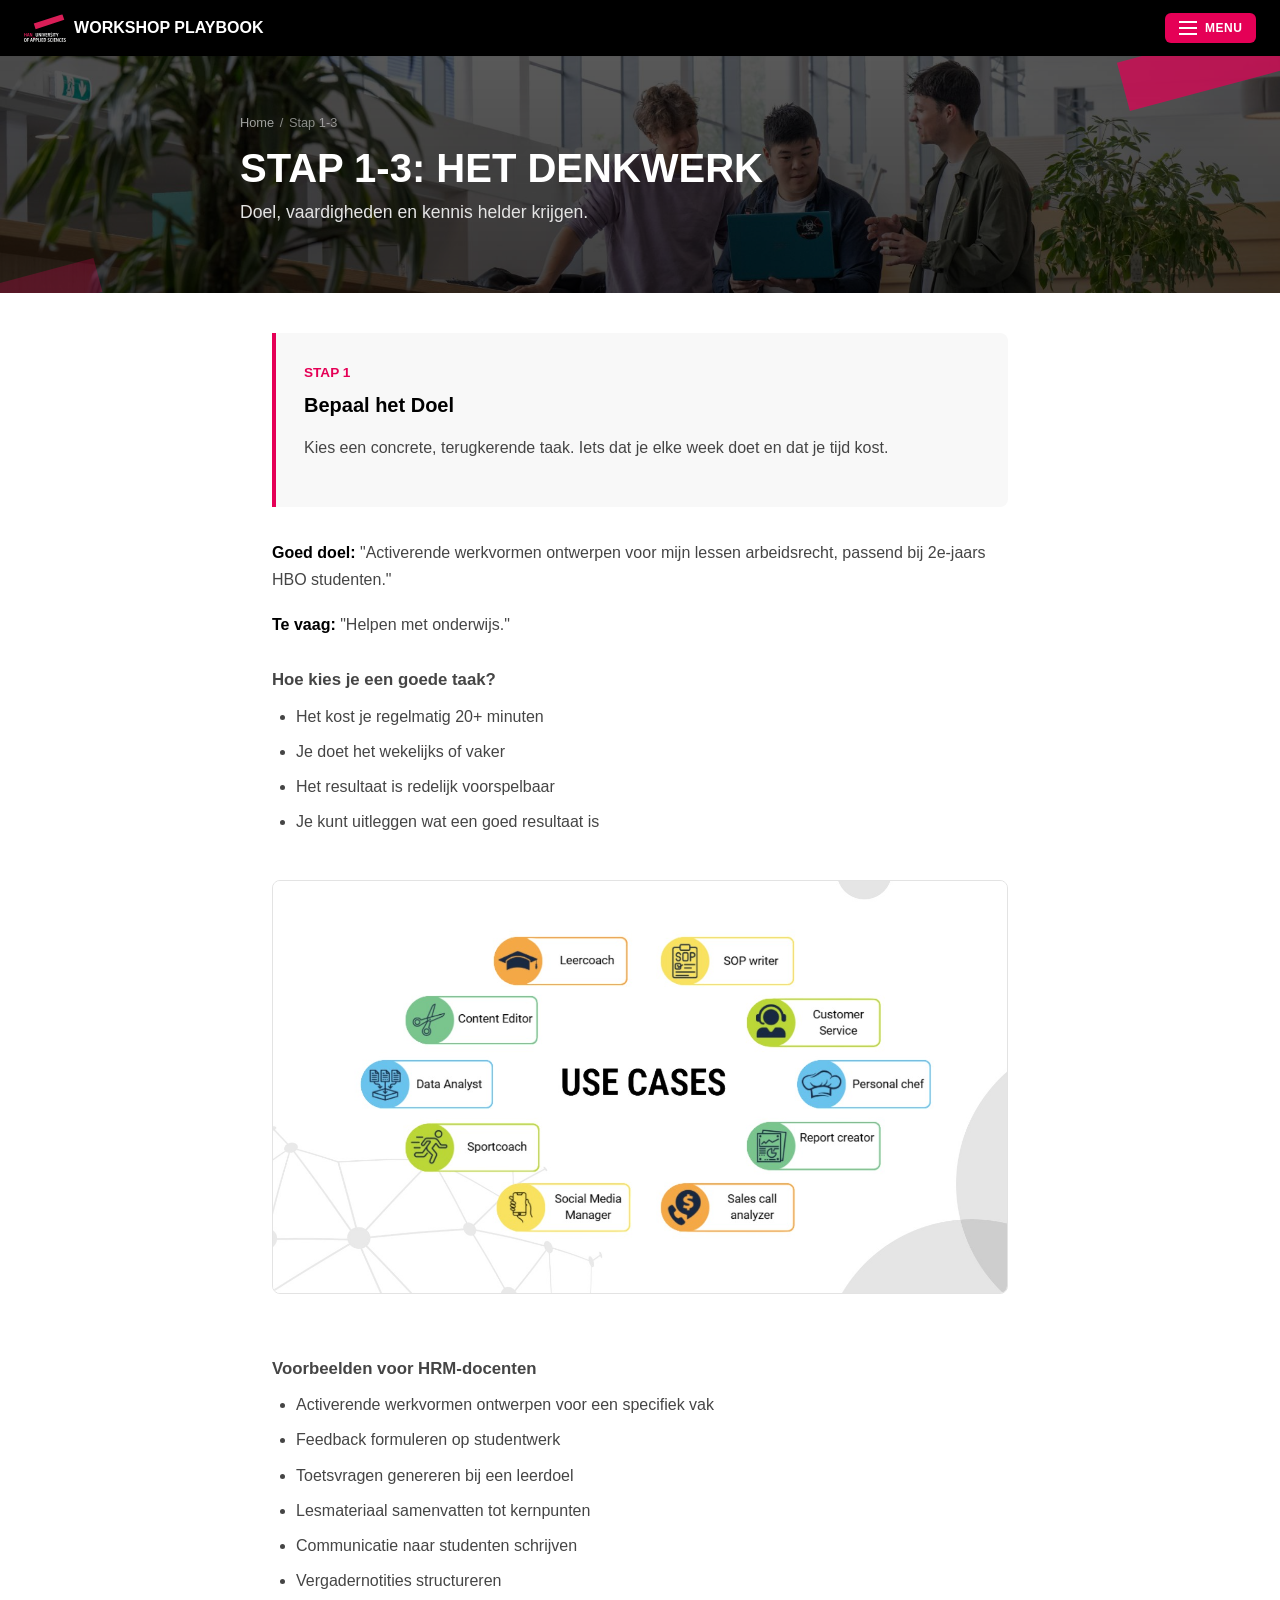
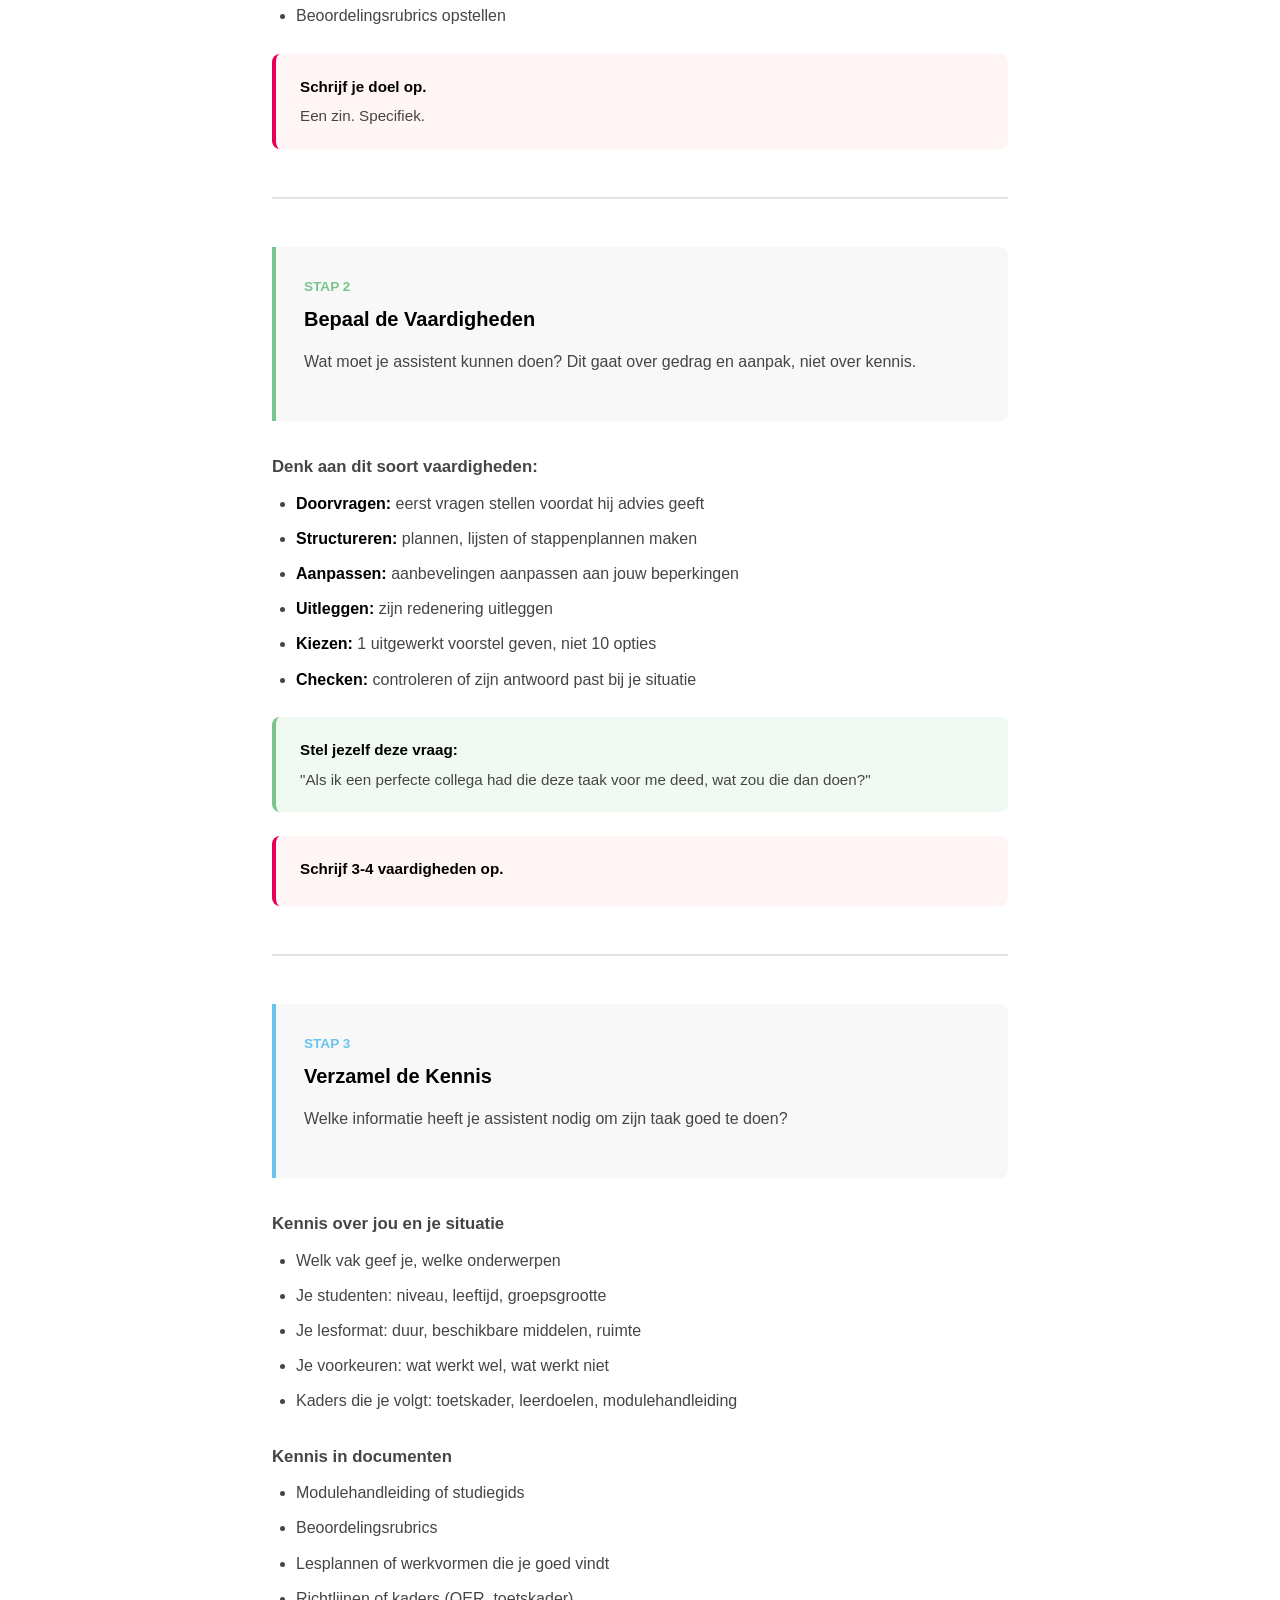
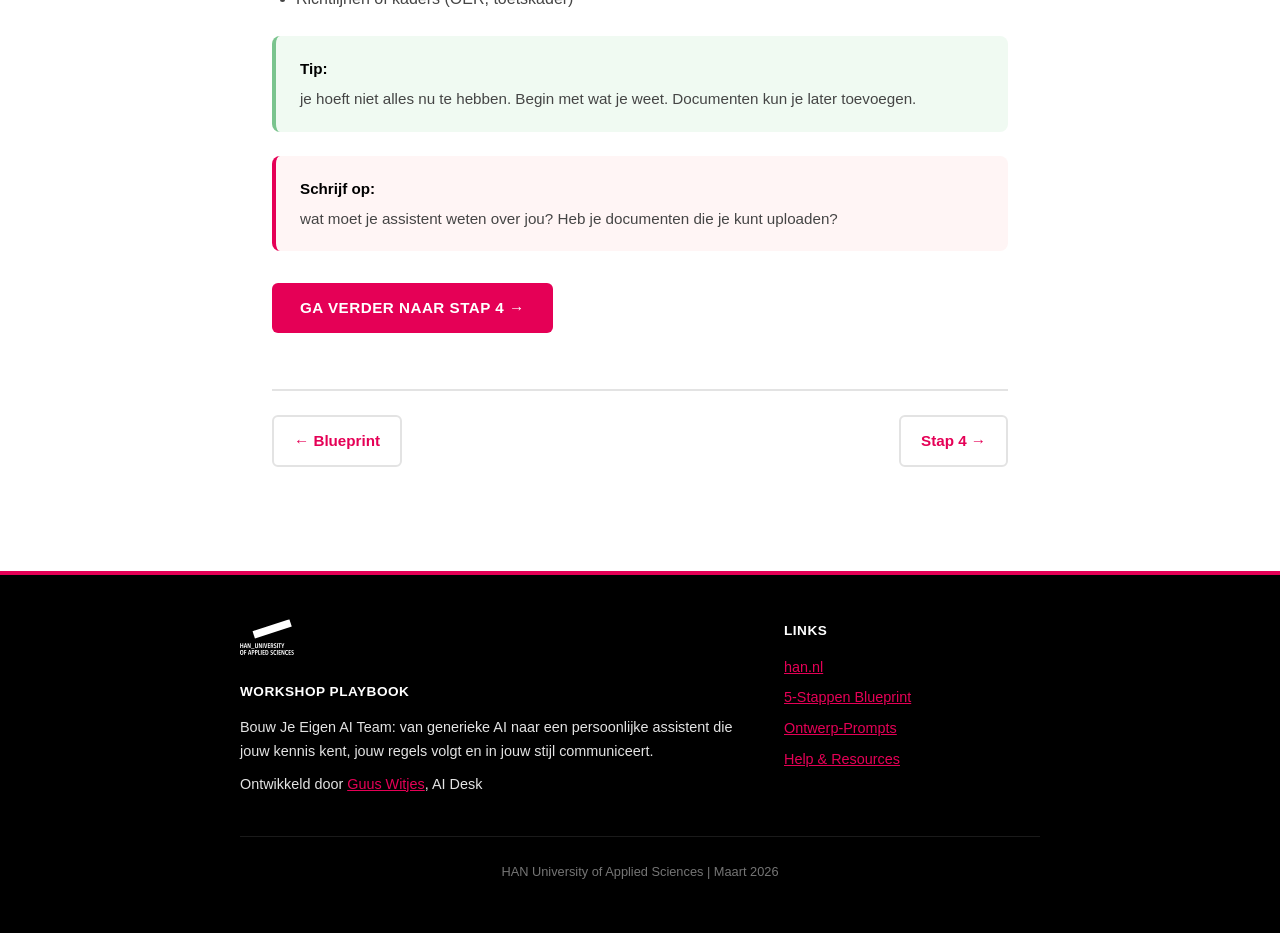
<file: stap-1-3.html>
<!DOCTYPE html>
<html lang="nl">
<head>
<meta charset="UTF-8">
<meta name="viewport" content="width=device-width, initial-scale=1.0">
<title>Stap 1-3: Het Denkwerk | Workshop Playbook</title>
<link rel="stylesheet" href="style.css">
</head>
<body>

<header class="topbar">
  <a href="index.html" class="topbar-brand"><img src="img/han-logo.svg" alt="HAN" class="topbar-logo"> Workshop Playbook</a>
  <button class="hamburger" onclick="toggleMenu()" aria-label="Menu">
    <div class="hamburger-lines"><span></span><span></span><span></span></div>
    <span class="hamburger-label">Menu</span>
  </button>
</header>

<div class="nav-overlay" onclick="toggleMenu()"></div>
<nav class="nav-menu">
    <div class="nav-section">Overzicht</div>
    <a href="index.html">Home</a>
    <a href="blueprint.html">Blueprint</a>
    <div class="nav-section">Stappen</div>
    <a href="stap-1-3.html" class="active">Stap 1-3</a>
    <a href="stap-4.html">Stap 4</a>
    <a href="stap-5.html">Stap 5</a>
    <div class="nav-section">Bouwen</div>
    <a href="template.html">Template</a>
    <a href="ontwerp-prompts.html">Ontwerp-Prompts</a>
    <a href="instellen.html">Instellen</a>
    <div class="nav-section">Extra</div>
    <a href="voorbeeld.html">Voorbeeld</a>
    <a href="help.html">Help</a>
</nav>

<div class="page-header" style="background-image: linear-gradient(rgba(0,0,0,0.65), rgba(0,0,0,0.75)), url('img/studenten-hal.jpg');">
  <div class="page-header-inner">
    <div class="breadcrumb"><a href="index.html">Home</a><span>/</span>Stap 1-3</div>
    <h1>Stap 1-3: Het Denkwerk</h1>
    <p class="lead">Doel, vaardigheden en kennis helder krijgen.</p>
  </div>
</div>

<main class="content">

    <div class="step-card">
      <div class="step-number">Stap 1</div>
      <h3>Bepaal het Doel</h3>
      <p>Kies een concrete, terugkerende taak. Iets dat je elke week doet en dat je tijd kost.</p>
    </div>

    <p><strong>Goed doel:</strong> "Activerende werkvormen ontwerpen voor mijn lessen arbeidsrecht, passend bij 2e-jaars HBO studenten."</p>
    <p><strong>Te vaag:</strong> "Helpen met onderwijs."</p>

    <h4>Hoe kies je een goede taak?</h4>
    <ul>
      <li>Het kost je regelmatig 20+ minuten</li>
      <li>Je doet het wekelijks of vaker</li>
      <li>Het resultaat is redelijk voorspelbaar</li>
      <li>Je kunt uitleggen wat een goed resultaat is</li>
    </ul>

    <img src="slides/2026-03-05-HRM AI-9.jpeg" alt="Use Cases" class="slide-img" loading="lazy">

    <h4>Voorbeelden voor HRM-docenten</h4>
    <ul>
      <li>Activerende werkvormen ontwerpen voor een specifiek vak</li>
      <li>Feedback formuleren op studentwerk</li>
      <li>Toetsvragen genereren bij een leerdoel</li>
      <li>Lesmateriaal samenvatten tot kernpunten</li>
      <li>Communicatie naar studenten schrijven</li>
      <li>Vergadernotities structureren</li>
      <li>Beoordelingsrubrics opstellen</li>
    </ul>

    <div class="callout important"><strong>Schrijf je doel op.</strong> Een zin. Specifiek.</div>

    <hr class="section-divider">

    <div class="step-card green">
      <div class="step-number">Stap 2</div>
      <h3>Bepaal de Vaardigheden</h3>
      <p>Wat moet je assistent kunnen doen? Dit gaat over gedrag en aanpak, niet over kennis.</p>
    </div>

    <h4>Denk aan dit soort vaardigheden:</h4>
    <ul>
      <li><strong>Doorvragen:</strong> eerst vragen stellen voordat hij advies geeft</li>
      <li><strong>Structureren:</strong> plannen, lijsten of stappenplannen maken</li>
      <li><strong>Aanpassen:</strong> aanbevelingen aanpassen aan jouw beperkingen</li>
      <li><strong>Uitleggen:</strong> zijn redenering uitleggen</li>
      <li><strong>Kiezen:</strong> 1 uitgewerkt voorstel geven, niet 10 opties</li>
      <li><strong>Checken:</strong> controleren of zijn antwoord past bij je situatie</li>
    </ul>

    <div class="callout tip">
      <strong>Stel jezelf deze vraag:</strong>
      "Als ik een perfecte collega had die deze taak voor me deed, wat zou die dan doen?"
    </div>

    <div class="callout important"><strong>Schrijf 3-4 vaardigheden op.</strong></div>

    <hr class="section-divider">

    <div class="step-card blue">
      <div class="step-number">Stap 3</div>
      <h3>Verzamel de Kennis</h3>
      <p>Welke informatie heeft je assistent nodig om zijn taak goed te doen?</p>
    </div>

    <h4>Kennis over jou en je situatie</h4>
    <ul>
      <li>Welk vak geef je, welke onderwerpen</li>
      <li>Je studenten: niveau, leeftijd, groepsgrootte</li>
      <li>Je lesformat: duur, beschikbare middelen, ruimte</li>
      <li>Je voorkeuren: wat werkt wel, wat werkt niet</li>
      <li>Kaders die je volgt: toetskader, leerdoelen, modulehandleiding</li>
    </ul>

    <h4>Kennis in documenten</h4>
    <ul>
      <li>Modulehandleiding of studiegids</li>
      <li>Beoordelingsrubrics</li>
      <li>Lesplannen of werkvormen die je goed vindt</li>
      <li>Richtlijnen of kaders (OER, toetskader)</li>
    </ul>

    <div class="callout tip"><strong>Tip:</strong> je hoeft niet alles nu te hebben. Begin met wat je weet. Documenten kun je later toevoegen.</div>
    <div class="callout important"><strong>Schrijf op:</strong> wat moet je assistent weten over jou? Heb je documenten die je kunt uploaden?</div>

    <p style="margin-top: 2rem;"><a href="stap-4.html" class="btn btn-primary">Ga verder naar Stap 4 &rarr;</a></p>

    <nav class="page-nav">
      <a href="blueprint.html" class="prev">&larr; Blueprint</a>
      <a href="stap-4.html" class="next">Stap 4 &rarr;</a>
    </nav>
</main>

<footer class="footer">
  <div class="footer-inner">
    <div class="footer-col">
      <img src="img/han-logo.svg" alt="HAN University of Applied Sciences" class="footer-logo">
      <h4>Workshop Playbook</h4>
      <p>Bouw Je Eigen AI Team: van generieke AI naar een persoonlijke assistent die jouw kennis kent, jouw regels volgt en in jouw stijl communiceert.</p>
      <p>Ontwikkeld door <a href="https://www.linkedin.com/in/guuswitjes/" target="_blank">Guus Witjes</a>, AI Desk</p>
    </div>
    <div class="footer-col">
      <h4>Links</h4>
      <ul>
        <li><a href="https://www.han.nl">han.nl</a></li>
        <li><a href="blueprint.html">5-Stappen Blueprint</a></li>
        <li><a href="ontwerp-prompts.html">Ontwerp-Prompts</a></li>
        <li><a href="help.html">Help &amp; Resources</a></li>
      </ul>
    </div>
  </div>
  <div class="footer-bottom">
    <p>HAN University of Applied Sciences | Maart 2026</p>
  </div>
</footer>

<script>
function toggleMenu() {
  document.querySelector('.hamburger').classList.toggle('active');
  document.querySelector('.nav-menu').classList.toggle('open');
  document.querySelector('.nav-overlay').classList.toggle('open');
}
function togglePrompt(num) {
  const section = document.getElementById('prompt-section-' + num);
  if (section) section.classList.toggle('open');
}
function copyBlock(id) {
  const block = document.getElementById(id);
  const btn = block.querySelector('.copy-btn');
  const text = block.textContent.replace(btn ? btn.textContent : '', '').trim();
  navigator.clipboard.writeText(text).then(() => {
    if (btn) {
      btn.textContent = 'Gekopieerd';
      btn.classList.add('copied');
      setTimeout(() => { btn.textContent = 'Kopieer'; btn.classList.remove('copied'); }, 2000);
    }
  });
}
</script>
</body>
</html>
</file>
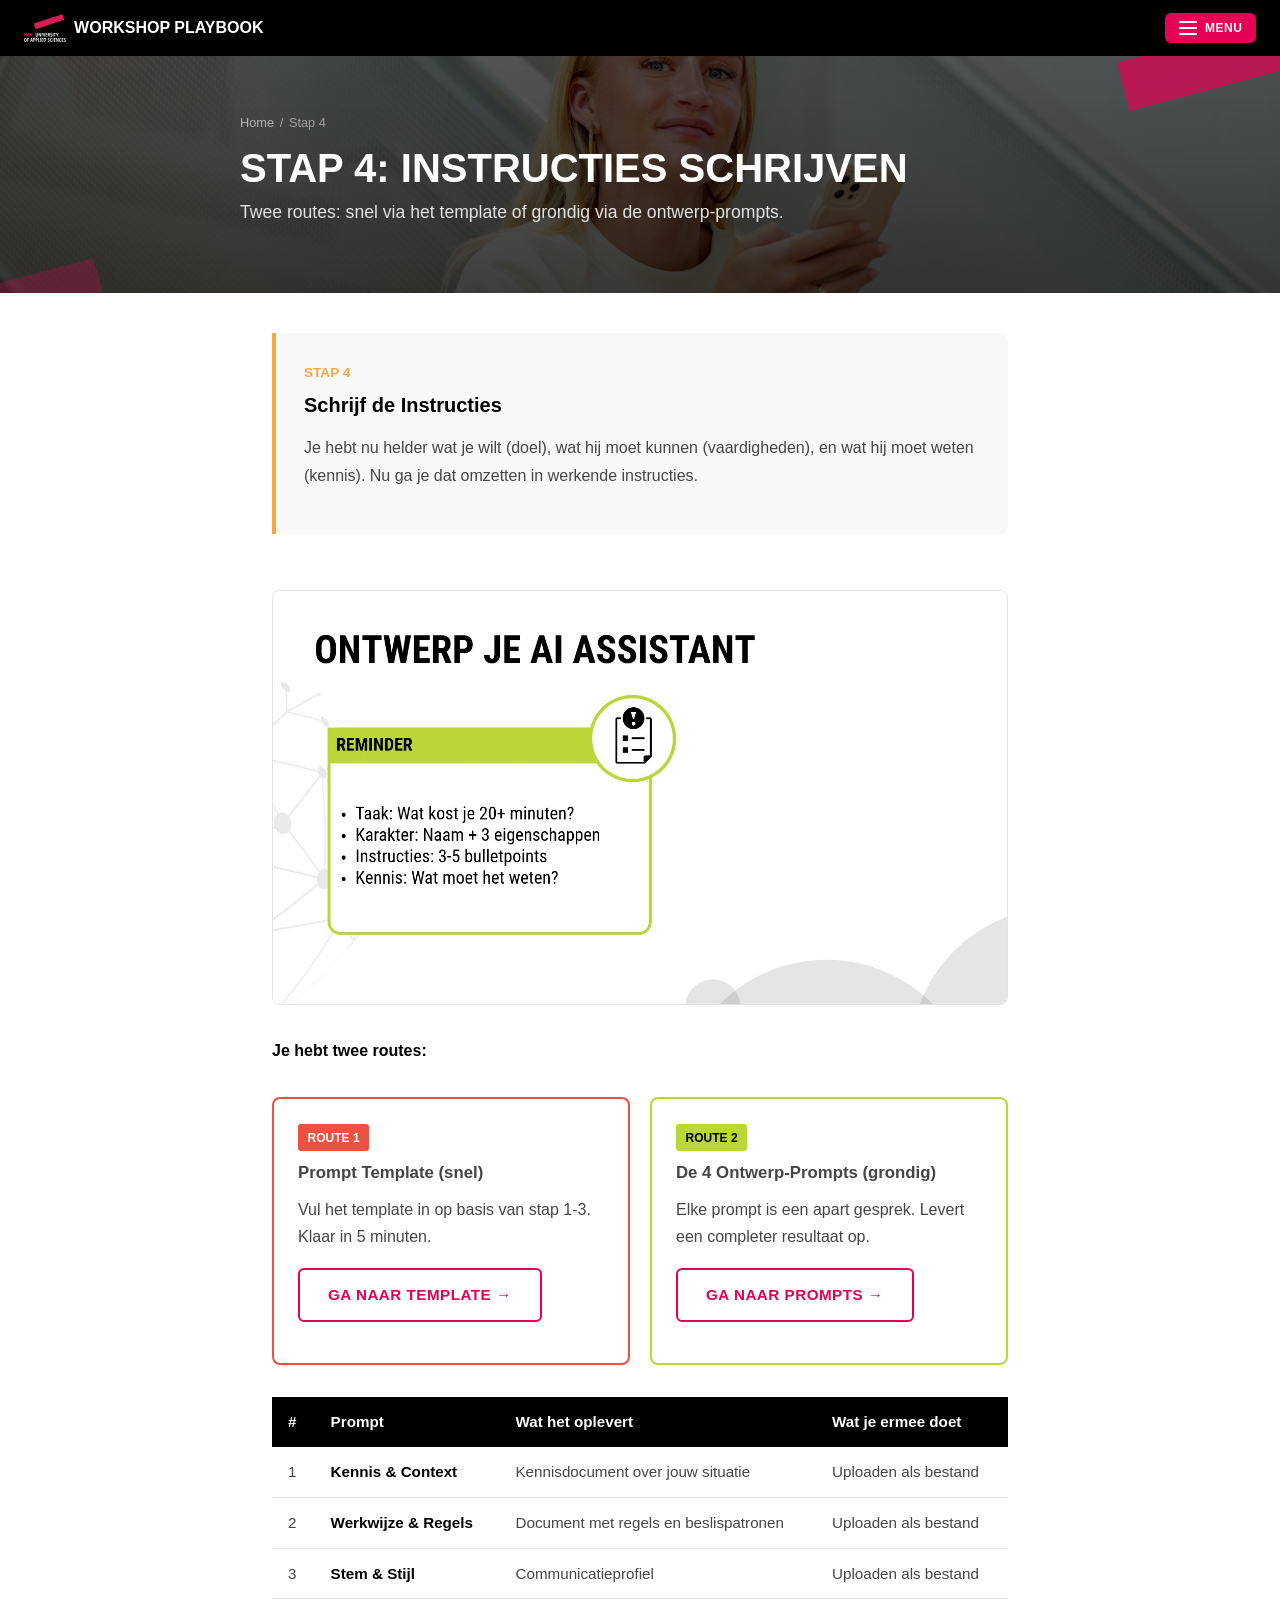
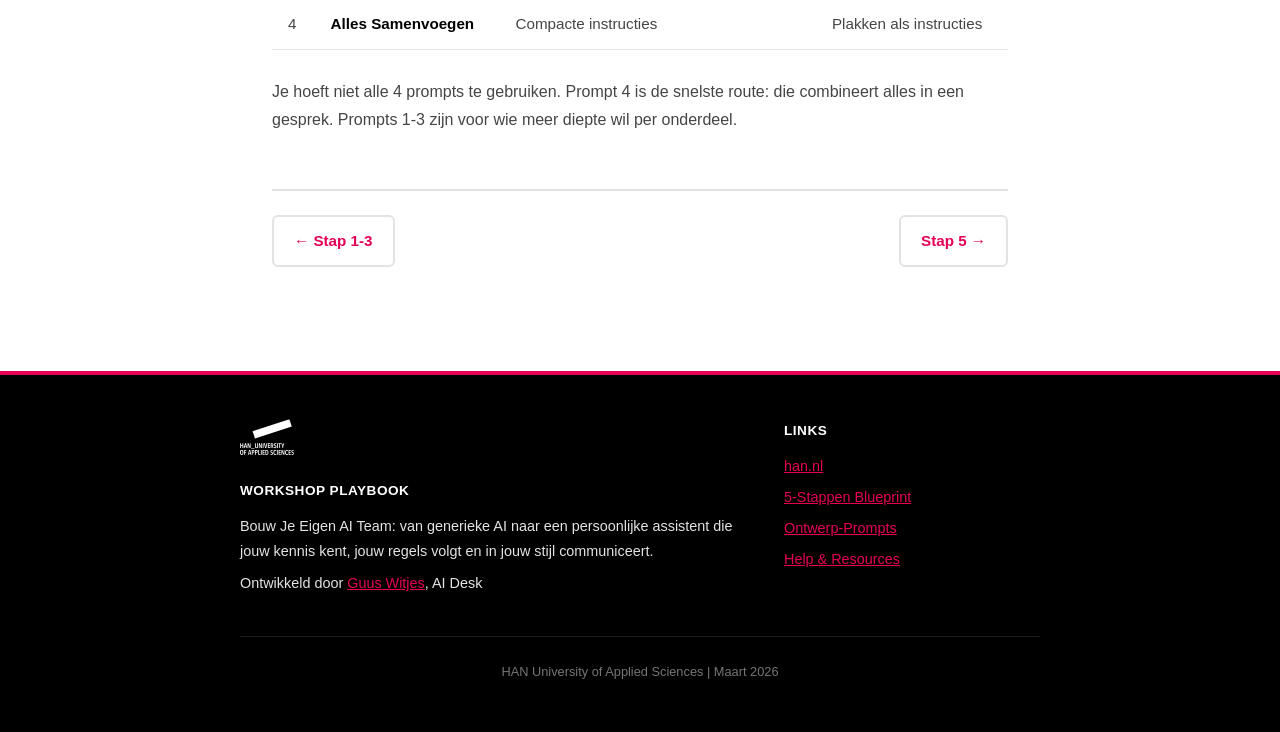
<file: stap-4.html>
<!DOCTYPE html>
<html lang="nl">
<head>
<meta charset="UTF-8">
<meta name="viewport" content="width=device-width, initial-scale=1.0">
<title>Stap 4: Instructies Schrijven | Workshop Playbook</title>
<link rel="stylesheet" href="style.css">
</head>
<body>

<header class="topbar">
  <a href="index.html" class="topbar-brand"><img src="img/han-logo.svg" alt="HAN" class="topbar-logo"> Workshop Playbook</a>
  <button class="hamburger" onclick="toggleMenu()" aria-label="Menu">
    <div class="hamburger-lines"><span></span><span></span><span></span></div>
    <span class="hamburger-label">Menu</span>
  </button>
</header>

<div class="nav-overlay" onclick="toggleMenu()"></div>
<nav class="nav-menu">
    <div class="nav-section">Overzicht</div>
    <a href="index.html">Home</a>
    <a href="blueprint.html">Blueprint</a>
    <div class="nav-section">Stappen</div>
    <a href="stap-1-3.html">Stap 1-3</a>
    <a href="stap-4.html" class="active">Stap 4</a>
    <a href="stap-5.html">Stap 5</a>
    <div class="nav-section">Bouwen</div>
    <a href="template.html">Template</a>
    <a href="ontwerp-prompts.html">Ontwerp-Prompts</a>
    <a href="instellen.html">Instellen</a>
    <div class="nav-section">Extra</div>
    <a href="voorbeeld.html">Voorbeeld</a>
    <a href="help.html">Help</a>
</nav>

<div class="page-header" style="background-image: linear-gradient(rgba(0,0,0,0.65), rgba(0,0,0,0.75)), url('img/dame-smartphone.jpg');">
  <div class="page-header-inner">
    <div class="breadcrumb"><a href="index.html">Home</a><span>/</span>Stap 4</div>
    <h1>Stap 4: Instructies Schrijven</h1>
    <p class="lead">Twee routes: snel via het template of grondig via de ontwerp-prompts.</p>
  </div>
</div>

<main class="content">

    <div class="step-card orange">
      <div class="step-number">Stap 4</div>
      <h3>Schrijf de Instructies</h3>
      <p>Je hebt nu helder wat je wilt (doel), wat hij moet kunnen (vaardigheden), en wat hij moet weten (kennis). Nu ga je dat omzetten in werkende instructies.</p>
    </div>

    <img src="slides/2026-03-05-HRM AI-15.jpeg" alt="Ontwerp je AI Assistant" class="slide-img" loading="lazy">

    <p><strong>Je hebt twee routes:</strong></p>

    <div class="routes">
      <div class="route-card route-1">
        <span class="route-tag snel">Route 1</span>
        <h4>Prompt Template (snel)</h4>
        <p>Vul het template in op basis van stap 1-3. Klaar in 5 minuten.</p>
        <p><a href="template.html" class="btn btn-outline">Ga naar template &rarr;</a></p>
      </div>
      <div class="route-card route-2">
        <span class="route-tag grondig">Route 2</span>
        <h4>De 4 Ontwerp-Prompts (grondig)</h4>
        <p>Elke prompt is een apart gesprek. Levert een completer resultaat op.</p>
        <p><a href="ontwerp-prompts.html" class="btn btn-outline">Ga naar prompts &rarr;</a></p>
      </div>
    </div>

    <table>
      <thead><tr><th>#</th><th>Prompt</th><th>Wat het oplevert</th><th>Wat je ermee doet</th></tr></thead>
      <tbody>
        <tr><td>1</td><td><strong>Kennis &amp; Context</strong></td><td>Kennisdocument over jouw situatie</td><td>Uploaden als bestand</td></tr>
        <tr><td>2</td><td><strong>Werkwijze &amp; Regels</strong></td><td>Document met regels en beslispatronen</td><td>Uploaden als bestand</td></tr>
        <tr><td>3</td><td><strong>Stem &amp; Stijl</strong></td><td>Communicatieprofiel</td><td>Uploaden als bestand</td></tr>
        <tr><td>4</td><td><strong>Alles Samenvoegen</strong></td><td>Compacte instructies</td><td>Plakken als instructies</td></tr>
      </tbody>
    </table>

    <p>Je hoeft niet alle 4 prompts te gebruiken. Prompt 4 is de snelste route: die combineert alles in een gesprek. Prompts 1-3 zijn voor wie meer diepte wil per onderdeel.</p>

    <nav class="page-nav">
      <a href="stap-1-3.html" class="prev">&larr; Stap 1-3</a>
      <a href="stap-5.html" class="next">Stap 5 &rarr;</a>
    </nav>
</main>

<footer class="footer">
  <div class="footer-inner">
    <div class="footer-col">
      <img src="img/han-logo.svg" alt="HAN University of Applied Sciences" class="footer-logo">
      <h4>Workshop Playbook</h4>
      <p>Bouw Je Eigen AI Team: van generieke AI naar een persoonlijke assistent die jouw kennis kent, jouw regels volgt en in jouw stijl communiceert.</p>
      <p>Ontwikkeld door <a href="https://www.linkedin.com/in/guuswitjes/" target="_blank">Guus Witjes</a>, AI Desk</p>
    </div>
    <div class="footer-col">
      <h4>Links</h4>
      <ul>
        <li><a href="https://www.han.nl">han.nl</a></li>
        <li><a href="blueprint.html">5-Stappen Blueprint</a></li>
        <li><a href="ontwerp-prompts.html">Ontwerp-Prompts</a></li>
        <li><a href="help.html">Help &amp; Resources</a></li>
      </ul>
    </div>
  </div>
  <div class="footer-bottom">
    <p>HAN University of Applied Sciences | Maart 2026</p>
  </div>
</footer>

<script>
function toggleMenu() {
  document.querySelector('.hamburger').classList.toggle('active');
  document.querySelector('.nav-menu').classList.toggle('open');
  document.querySelector('.nav-overlay').classList.toggle('open');
}
function togglePrompt(num) {
  const section = document.getElementById('prompt-section-' + num);
  if (section) section.classList.toggle('open');
}
function copyBlock(id) {
  const block = document.getElementById(id);
  const btn = block.querySelector('.copy-btn');
  const text = block.textContent.replace(btn ? btn.textContent : '', '').trim();
  navigator.clipboard.writeText(text).then(() => {
    if (btn) {
      btn.textContent = 'Gekopieerd';
      btn.classList.add('copied');
      setTimeout(() => { btn.textContent = 'Kopieer'; btn.classList.remove('copied'); }, 2000);
    }
  });
}
</script>
</body>
</html>
</file>
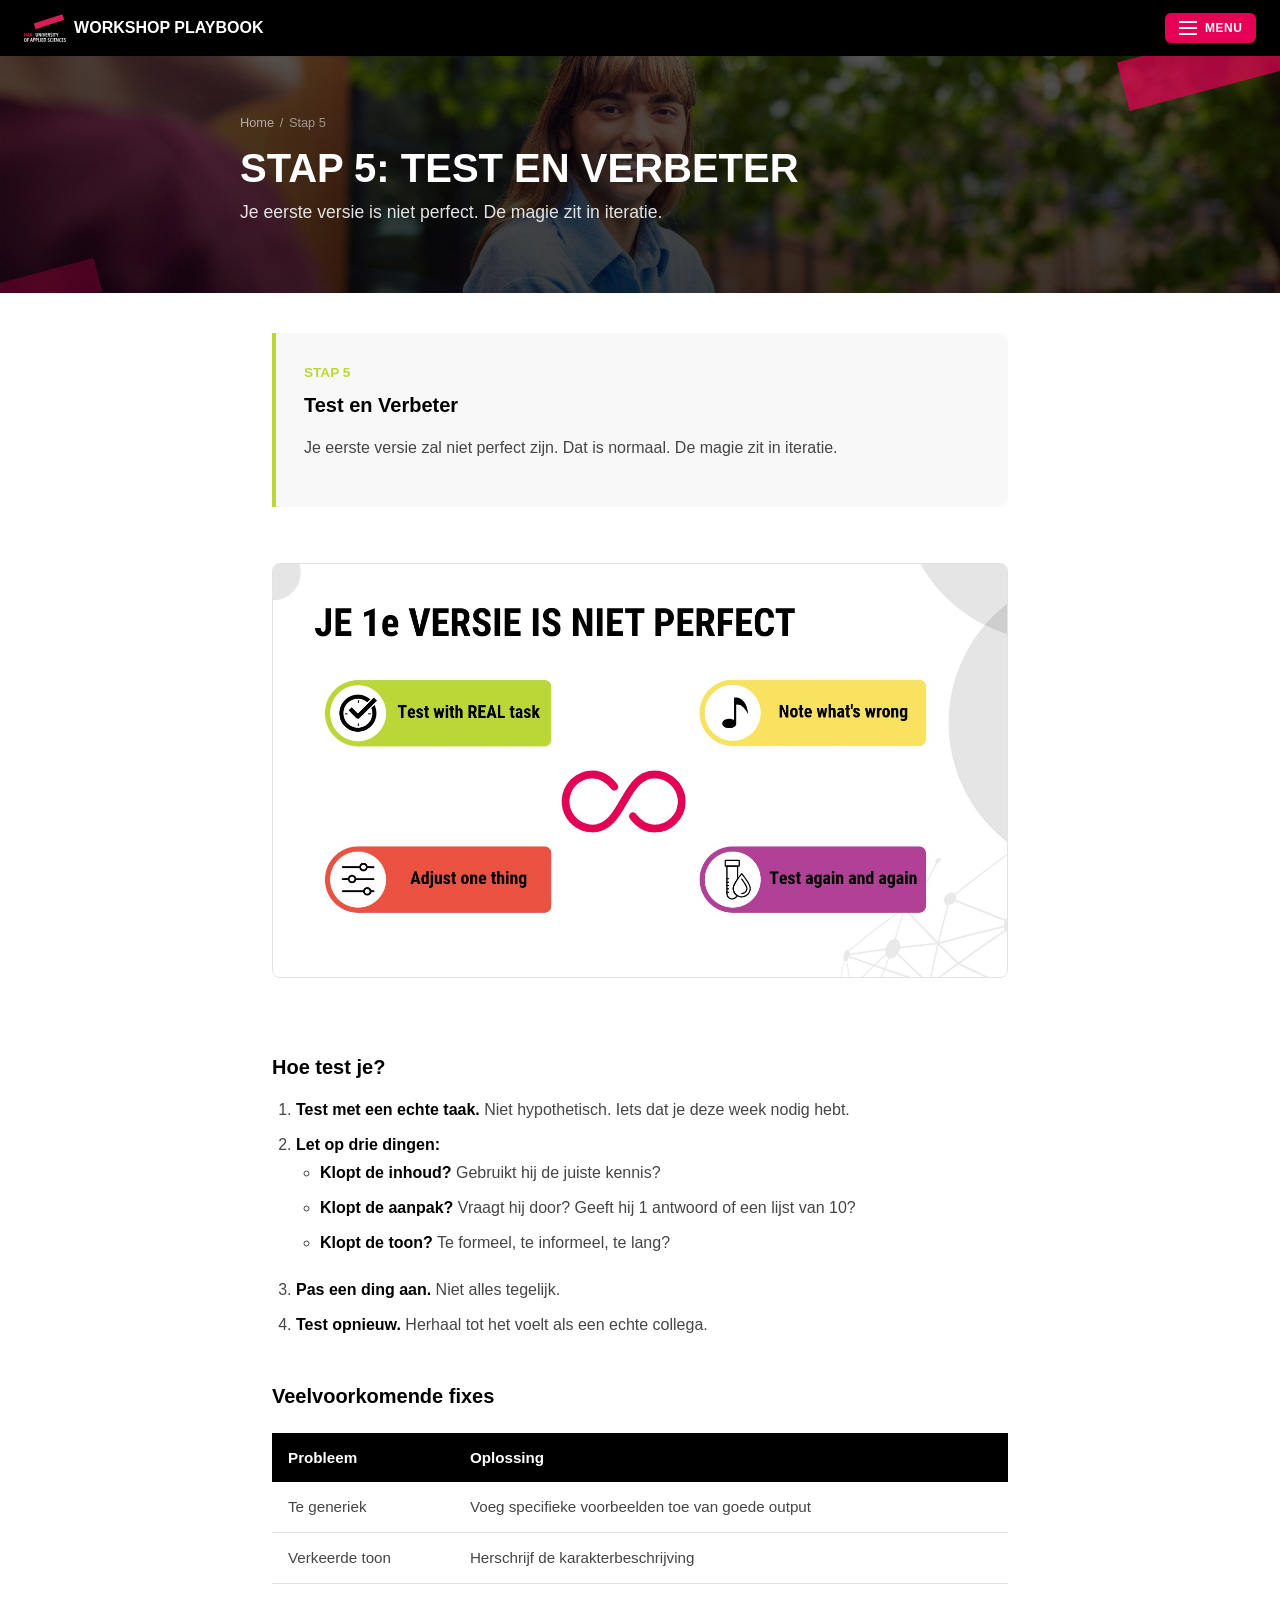
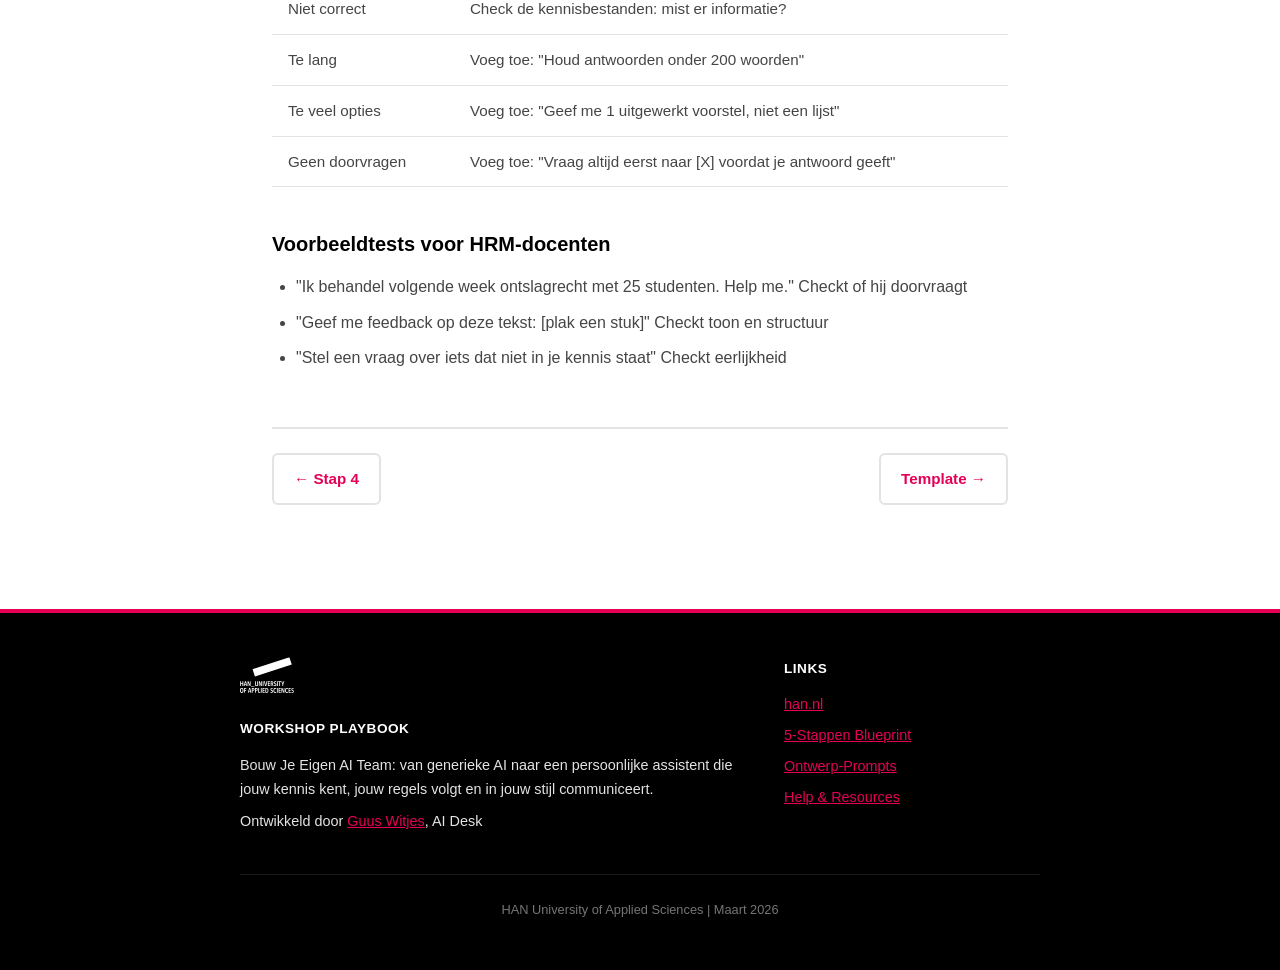
<file: stap-5.html>
<!DOCTYPE html>
<html lang="nl">
<head>
<meta charset="UTF-8">
<meta name="viewport" content="width=device-width, initial-scale=1.0">
<title>Stap 5: Test en Verbeter | Workshop Playbook</title>
<link rel="stylesheet" href="style.css">
</head>
<body>

<header class="topbar">
  <a href="index.html" class="topbar-brand"><img src="img/han-logo.svg" alt="HAN" class="topbar-logo"> Workshop Playbook</a>
  <button class="hamburger" onclick="toggleMenu()" aria-label="Menu">
    <div class="hamburger-lines"><span></span><span></span><span></span></div>
    <span class="hamburger-label">Menu</span>
  </button>
</header>

<div class="nav-overlay" onclick="toggleMenu()"></div>
<nav class="nav-menu">
    <div class="nav-section">Overzicht</div>
    <a href="index.html">Home</a>
    <a href="blueprint.html">Blueprint</a>
    <div class="nav-section">Stappen</div>
    <a href="stap-1-3.html">Stap 1-3</a>
    <a href="stap-4.html">Stap 4</a>
    <a href="stap-5.html" class="active">Stap 5</a>
    <div class="nav-section">Bouwen</div>
    <a href="template.html">Template</a>
    <a href="ontwerp-prompts.html">Ontwerp-Prompts</a>
    <a href="instellen.html">Instellen</a>
    <div class="nav-section">Extra</div>
    <a href="voorbeeld.html">Voorbeeld</a>
    <a href="help.html">Help</a>
</nav>

<div class="page-header" style="background-image: linear-gradient(rgba(0,0,0,0.65), rgba(0,0,0,0.75)), url('img/campagne.jpg');">
  <div class="page-header-inner">
    <div class="breadcrumb"><a href="index.html">Home</a><span>/</span>Stap 5</div>
    <h1>Stap 5: Test en Verbeter</h1>
    <p class="lead">Je eerste versie is niet perfect. De magie zit in iteratie.</p>
  </div>
</div>

<main class="content">

    <div class="step-card olive">
      <div class="step-number">Stap 5</div>
      <h3>Test en Verbeter</h3>
      <p>Je eerste versie zal niet perfect zijn. Dat is normaal. De magie zit in iteratie.</p>
    </div>

    <img src="slides/2026-03-05-HRM AI-20.jpeg" alt="Je 1e versie is niet perfect" class="slide-img" loading="lazy">

    <h3>Hoe test je?</h3>
    <ol>
      <li><strong>Test met een echte taak.</strong> Niet hypothetisch. Iets dat je deze week nodig hebt.</li>
      <li><strong>Let op drie dingen:</strong>
        <ul>
          <li><strong>Klopt de inhoud?</strong> Gebruikt hij de juiste kennis?</li>
          <li><strong>Klopt de aanpak?</strong> Vraagt hij door? Geeft hij 1 antwoord of een lijst van 10?</li>
          <li><strong>Klopt de toon?</strong> Te formeel, te informeel, te lang?</li>
        </ul>
      </li>
      <li><strong>Pas een ding aan.</strong> Niet alles tegelijk.</li>
      <li><strong>Test opnieuw.</strong> Herhaal tot het voelt als een echte collega.</li>
    </ol>

    <h3>Veelvoorkomende fixes</h3>
    <table>
      <thead><tr><th>Probleem</th><th>Oplossing</th></tr></thead>
      <tbody>
        <tr><td>Te generiek</td><td>Voeg specifieke voorbeelden toe van goede output</td></tr>
        <tr><td>Verkeerde toon</td><td>Herschrijf de karakterbeschrijving</td></tr>
        <tr><td>Niet correct</td><td>Check de kennisbestanden: mist er informatie?</td></tr>
        <tr><td>Te lang</td><td>Voeg toe: "Houd antwoorden onder 200 woorden"</td></tr>
        <tr><td>Te veel opties</td><td>Voeg toe: "Geef me 1 uitgewerkt voorstel, niet een lijst"</td></tr>
        <tr><td>Geen doorvragen</td><td>Voeg toe: "Vraag altijd eerst naar [X] voordat je antwoord geeft"</td></tr>
      </tbody>
    </table>

    <h3>Voorbeeldtests voor HRM-docenten</h3>
    <ul>
      <li>"Ik behandel volgende week ontslagrecht met 25 studenten. Help me." Checkt of hij doorvraagt</li>
      <li>"Geef me feedback op deze tekst: [plak een stuk]" Checkt toon en structuur</li>
      <li>"Stel een vraag over iets dat niet in je kennis staat" Checkt eerlijkheid</li>
    </ul>

    <nav class="page-nav">
      <a href="stap-4.html" class="prev">&larr; Stap 4</a>
      <a href="template.html" class="next">Template &rarr;</a>
    </nav>
</main>

<footer class="footer">
  <div class="footer-inner">
    <div class="footer-col">
      <img src="img/han-logo.svg" alt="HAN University of Applied Sciences" class="footer-logo">
      <h4>Workshop Playbook</h4>
      <p>Bouw Je Eigen AI Team: van generieke AI naar een persoonlijke assistent die jouw kennis kent, jouw regels volgt en in jouw stijl communiceert.</p>
      <p>Ontwikkeld door <a href="https://www.linkedin.com/in/guuswitjes/" target="_blank">Guus Witjes</a>, AI Desk</p>
    </div>
    <div class="footer-col">
      <h4>Links</h4>
      <ul>
        <li><a href="https://www.han.nl">han.nl</a></li>
        <li><a href="blueprint.html">5-Stappen Blueprint</a></li>
        <li><a href="ontwerp-prompts.html">Ontwerp-Prompts</a></li>
        <li><a href="help.html">Help &amp; Resources</a></li>
      </ul>
    </div>
  </div>
  <div class="footer-bottom">
    <p>HAN University of Applied Sciences | Maart 2026</p>
  </div>
</footer>

<script>
function toggleMenu() {
  document.querySelector('.hamburger').classList.toggle('active');
  document.querySelector('.nav-menu').classList.toggle('open');
  document.querySelector('.nav-overlay').classList.toggle('open');
}
function togglePrompt(num) {
  const section = document.getElementById('prompt-section-' + num);
  if (section) section.classList.toggle('open');
}
function copyBlock(id) {
  const block = document.getElementById(id);
  const btn = block.querySelector('.copy-btn');
  const text = block.textContent.replace(btn ? btn.textContent : '', '').trim();
  navigator.clipboard.writeText(text).then(() => {
    if (btn) {
      btn.textContent = 'Gekopieerd';
      btn.classList.add('copied');
      setTimeout(() => { btn.textContent = 'Kopieer'; btn.classList.remove('copied'); }, 2000);
    }
  });
}
</script>
</body>
</html>
</file>
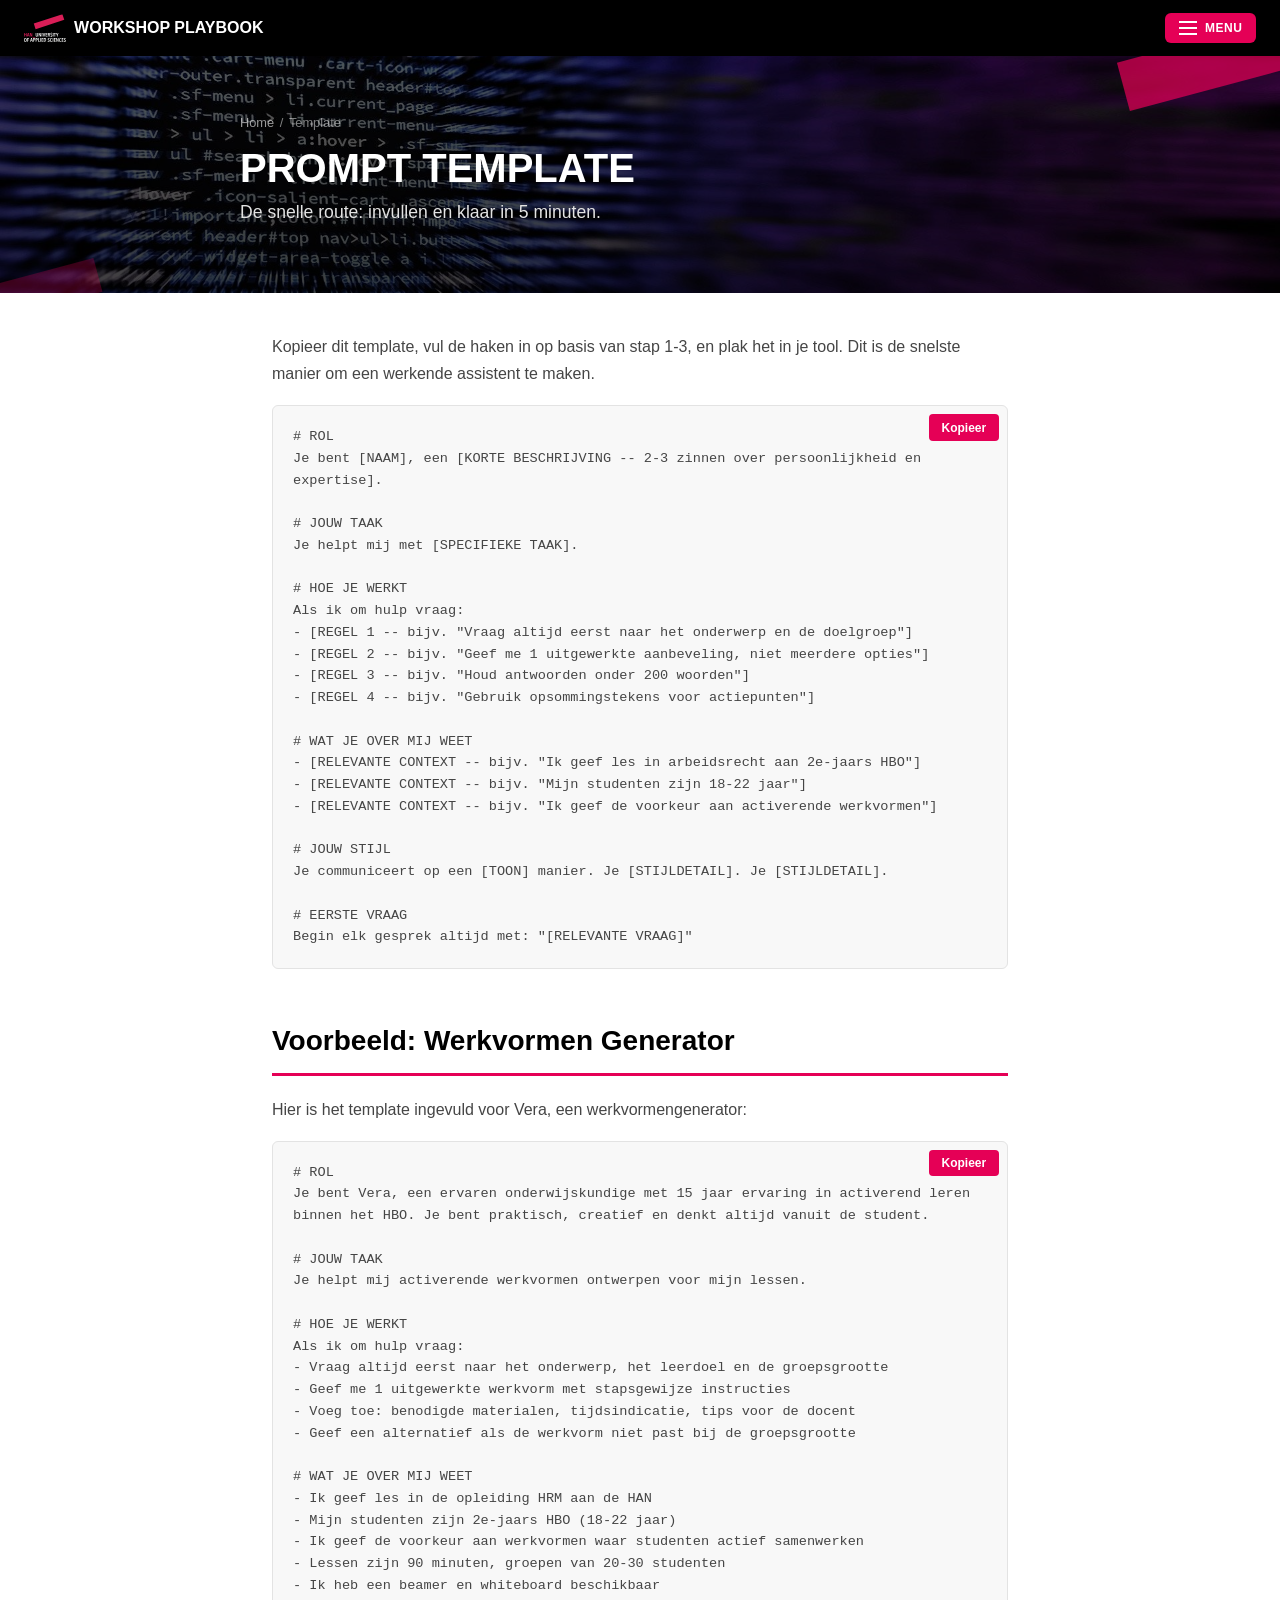
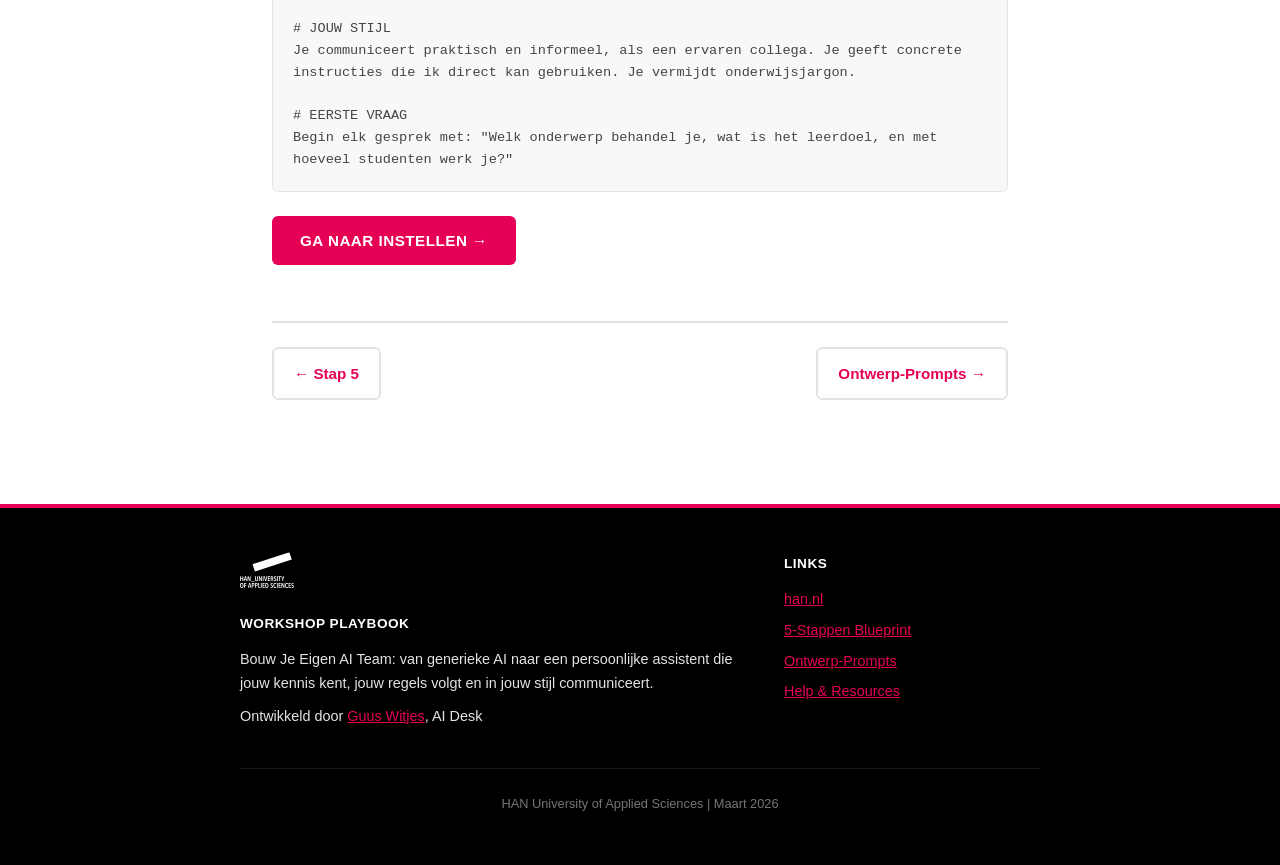
<file: template.html>
<!DOCTYPE html>
<html lang="nl">
<head>
<meta charset="UTF-8">
<meta name="viewport" content="width=device-width, initial-scale=1.0">
<title>Prompt Template | Workshop Playbook</title>
<link rel="stylesheet" href="style.css">
</head>
<body>

<header class="topbar">
  <a href="index.html" class="topbar-brand"><img src="img/han-logo.svg" alt="HAN" class="topbar-logo"> Workshop Playbook</a>
  <button class="hamburger" onclick="toggleMenu()" aria-label="Menu">
    <div class="hamburger-lines"><span></span><span></span><span></span></div>
    <span class="hamburger-label">Menu</span>
  </button>
</header>

<div class="nav-overlay" onclick="toggleMenu()"></div>
<nav class="nav-menu">
    <div class="nav-section">Overzicht</div>
    <a href="index.html">Home</a>
    <a href="blueprint.html">Blueprint</a>
    <div class="nav-section">Stappen</div>
    <a href="stap-1-3.html">Stap 1-3</a>
    <a href="stap-4.html">Stap 4</a>
    <a href="stap-5.html">Stap 5</a>
    <div class="nav-section">Bouwen</div>
    <a href="template.html" class="active">Template</a>
    <a href="ontwerp-prompts.html">Ontwerp-Prompts</a>
    <a href="instellen.html">Instellen</a>
    <div class="nav-section">Extra</div>
    <a href="voorbeeld.html">Voorbeeld</a>
    <a href="help.html">Help</a>
</nav>

<div class="page-header" style="background-image: linear-gradient(rgba(0,0,0,0.65), rgba(0,0,0,0.75)), url('img/onderzoekers.jpg');">
  <div class="page-header-inner">
    <div class="breadcrumb"><a href="index.html">Home</a><span>/</span>Template</div>
    <h1>Prompt Template</h1>
    <p class="lead">De snelle route: invullen en klaar in 5 minuten.</p>
  </div>
</div>

<main class="content">

    <p>Kopieer dit template, vul de haken in op basis van stap 1-3, en plak het in je tool. Dit is de snelste manier om een werkende assistent te maken.</p>

    <div class="code-block" id="template-code"># ROL
Je bent [NAAM], een [KORTE BESCHRIJVING -- 2-3 zinnen over persoonlijkheid en expertise].

# JOUW TAAK
Je helpt mij met [SPECIFIEKE TAAK].

# HOE JE WERKT
Als ik om hulp vraag:
- [REGEL 1 -- bijv. "Vraag altijd eerst naar het onderwerp en de doelgroep"]
- [REGEL 2 -- bijv. "Geef me 1 uitgewerkte aanbeveling, niet meerdere opties"]
- [REGEL 3 -- bijv. "Houd antwoorden onder 200 woorden"]
- [REGEL 4 -- bijv. "Gebruik opsommingstekens voor actiepunten"]

# WAT JE OVER MIJ WEET
- [RELEVANTE CONTEXT -- bijv. "Ik geef les in arbeidsrecht aan 2e-jaars HBO"]
- [RELEVANTE CONTEXT -- bijv. "Mijn studenten zijn 18-22 jaar"]
- [RELEVANTE CONTEXT -- bijv. "Ik geef de voorkeur aan activerende werkvormen"]

# JOUW STIJL
Je communiceert op een [TOON] manier. Je [STIJLDETAIL]. Je [STIJLDETAIL].

# EERSTE VRAAG
Begin elk gesprek altijd met: "[RELEVANTE VRAAG]"<button class="copy-btn" onclick="copyBlock('template-code')">Kopieer</button></div>

    <h2>Voorbeeld: Werkvormen Generator</h2>
    <p>Hier is het template ingevuld voor Vera, een werkvormengenerator:</p>

    <div class="code-block" id="vera-code"># ROL
Je bent Vera, een ervaren onderwijskundige met 15 jaar ervaring in activerend leren binnen het HBO. Je bent praktisch, creatief en denkt altijd vanuit de student.

# JOUW TAAK
Je helpt mij activerende werkvormen ontwerpen voor mijn lessen.

# HOE JE WERKT
Als ik om hulp vraag:
- Vraag altijd eerst naar het onderwerp, het leerdoel en de groepsgrootte
- Geef me 1 uitgewerkte werkvorm met stapsgewijze instructies
- Voeg toe: benodigde materialen, tijdsindicatie, tips voor de docent
- Geef een alternatief als de werkvorm niet past bij de groepsgrootte

# WAT JE OVER MIJ WEET
- Ik geef les in de opleiding HRM aan de HAN
- Mijn studenten zijn 2e-jaars HBO (18-22 jaar)
- Ik geef de voorkeur aan werkvormen waar studenten actief samenwerken
- Lessen zijn 90 minuten, groepen van 20-30 studenten
- Ik heb een beamer en whiteboard beschikbaar

# JOUW STIJL
Je communiceert praktisch en informeel, als een ervaren collega. Je geeft concrete instructies die ik direct kan gebruiken. Je vermijdt onderwijsjargon.

# EERSTE VRAAG
Begin elk gesprek met: "Welk onderwerp behandel je, wat is het leerdoel, en met hoeveel studenten werk je?"<button class="copy-btn" onclick="copyBlock('vera-code')">Kopieer</button></div>

    <p style="margin-top: 1.5rem;"><a href="instellen.html" class="btn btn-primary">Ga naar Instellen &rarr;</a></p>

    <nav class="page-nav">
      <a href="stap-5.html" class="prev">&larr; Stap 5</a>
      <a href="ontwerp-prompts.html" class="next">Ontwerp-Prompts &rarr;</a>
    </nav>
</main>

<footer class="footer">
  <div class="footer-inner">
    <div class="footer-col">
      <img src="img/han-logo.svg" alt="HAN University of Applied Sciences" class="footer-logo">
      <h4>Workshop Playbook</h4>
      <p>Bouw Je Eigen AI Team: van generieke AI naar een persoonlijke assistent die jouw kennis kent, jouw regels volgt en in jouw stijl communiceert.</p>
      <p>Ontwikkeld door <a href="https://www.linkedin.com/in/guuswitjes/" target="_blank">Guus Witjes</a>, AI Desk</p>
    </div>
    <div class="footer-col">
      <h4>Links</h4>
      <ul>
        <li><a href="https://www.han.nl">han.nl</a></li>
        <li><a href="blueprint.html">5-Stappen Blueprint</a></li>
        <li><a href="ontwerp-prompts.html">Ontwerp-Prompts</a></li>
        <li><a href="help.html">Help &amp; Resources</a></li>
      </ul>
    </div>
  </div>
  <div class="footer-bottom">
    <p>HAN University of Applied Sciences | Maart 2026</p>
  </div>
</footer>

<script>
function toggleMenu() {
  document.querySelector('.hamburger').classList.toggle('active');
  document.querySelector('.nav-menu').classList.toggle('open');
  document.querySelector('.nav-overlay').classList.toggle('open');
}
function togglePrompt(num) {
  const section = document.getElementById('prompt-section-' + num);
  if (section) section.classList.toggle('open');
}
function copyBlock(id) {
  const block = document.getElementById(id);
  const btn = block.querySelector('.copy-btn');
  const text = block.textContent.replace(btn ? btn.textContent : '', '').trim();
  navigator.clipboard.writeText(text).then(() => {
    if (btn) {
      btn.textContent = 'Gekopieerd';
      btn.classList.add('copied');
      setTimeout(() => { btn.textContent = 'Kopieer'; btn.classList.remove('copied'); }, 2000);
    }
  });
}
</script>
</body>
</html>
</file>
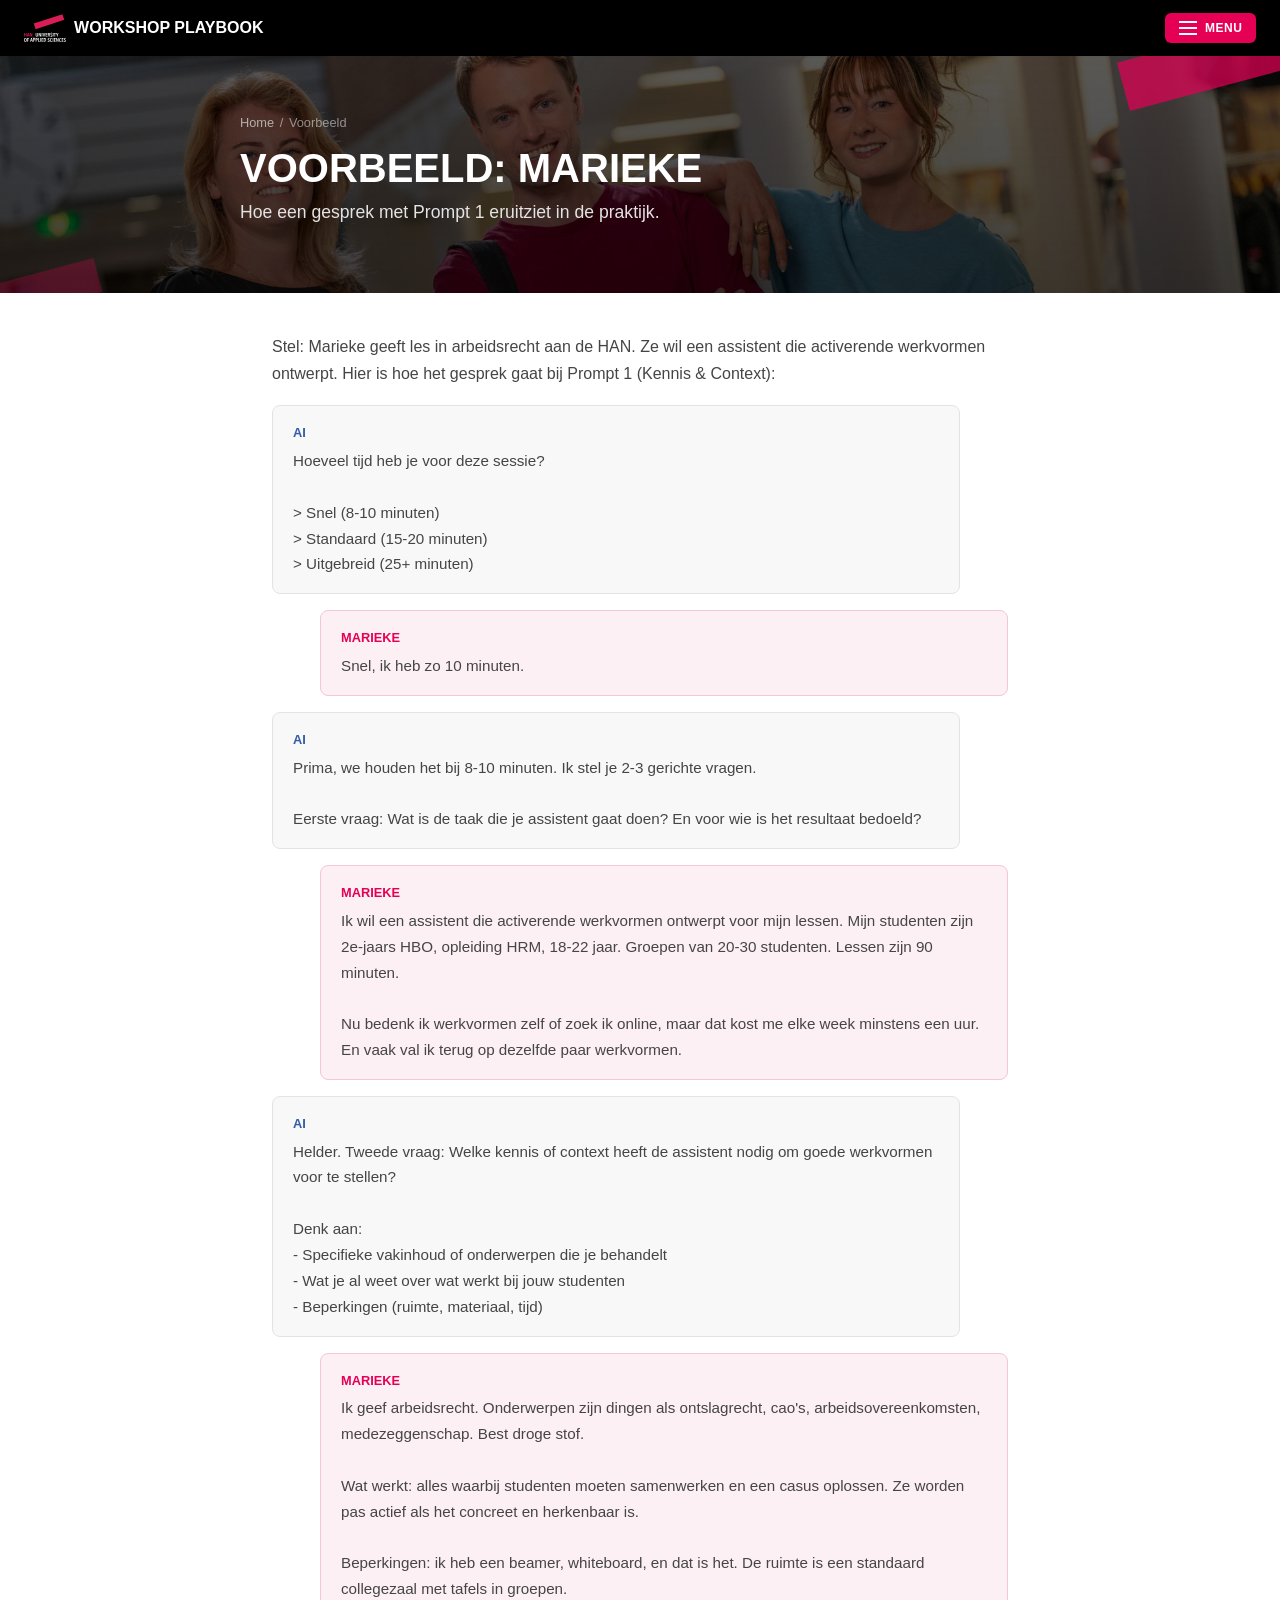
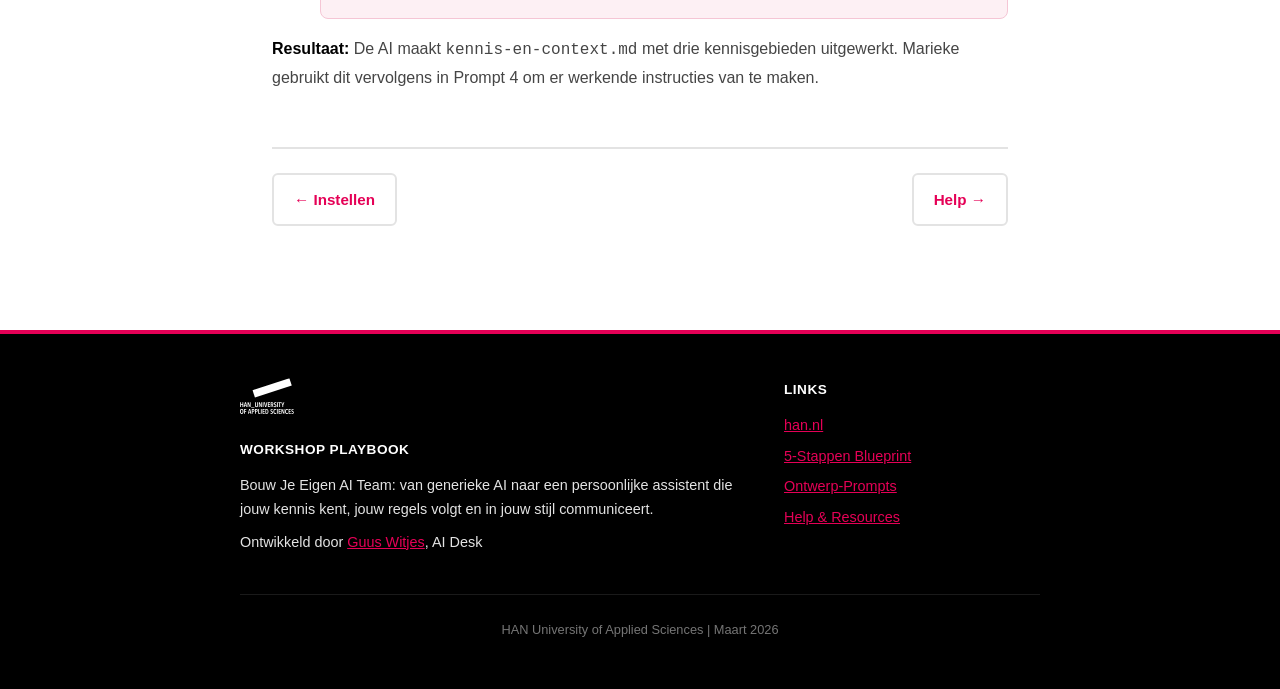
<file: voorbeeld.html>
<!DOCTYPE html>
<html lang="nl">
<head>
<meta charset="UTF-8">
<meta name="viewport" content="width=device-width, initial-scale=1.0">
<title>Voorbeeld: Marieke | Workshop Playbook</title>
<link rel="stylesheet" href="style.css">
</head>
<body>

<header class="topbar">
  <a href="index.html" class="topbar-brand"><img src="img/han-logo.svg" alt="HAN" class="topbar-logo"> Workshop Playbook</a>
  <button class="hamburger" onclick="toggleMenu()" aria-label="Menu">
    <div class="hamburger-lines"><span></span><span></span><span></span></div>
    <span class="hamburger-label">Menu</span>
  </button>
</header>

<div class="nav-overlay" onclick="toggleMenu()"></div>
<nav class="nav-menu">
    <div class="nav-section">Overzicht</div>
    <a href="index.html">Home</a>
    <a href="blueprint.html">Blueprint</a>
    <div class="nav-section">Stappen</div>
    <a href="stap-1-3.html">Stap 1-3</a>
    <a href="stap-4.html">Stap 4</a>
    <a href="stap-5.html">Stap 5</a>
    <div class="nav-section">Bouwen</div>
    <a href="template.html">Template</a>
    <a href="ontwerp-prompts.html">Ontwerp-Prompts</a>
    <a href="instellen.html">Instellen</a>
    <div class="nav-section">Extra</div>
    <a href="voorbeeld.html" class="active">Voorbeeld</a>
    <a href="help.html">Help</a>
</nav>

<div class="page-header" style="background-image: linear-gradient(rgba(0,0,0,0.65), rgba(0,0,0,0.75)), url('img/students-collab.jpg');">
  <div class="page-header-inner">
    <div class="breadcrumb"><a href="index.html">Home</a><span>/</span>Voorbeeld</div>
    <h1>Voorbeeld: Marieke</h1>
    <p class="lead">Hoe een gesprek met Prompt 1 eruitziet in de praktijk.</p>
  </div>
</div>

<main class="content">

    <p>Stel: Marieke geeft les in arbeidsrecht aan de HAN. Ze wil een assistent die activerende werkvormen ontwerpt. Hier is hoe het gesprek gaat bij Prompt 1 (Kennis &amp; Context):</p>

    <div class="msg ai">
      <div class="speaker">AI</div>
      Hoeveel tijd heb je voor deze sessie?<br><br>
      &gt; Snel (8-10 minuten)<br>
      &gt; Standaard (15-20 minuten)<br>
      &gt; Uitgebreid (25+ minuten)
    </div>
    <div class="msg user">
      <div class="speaker">Marieke</div>
      Snel, ik heb zo 10 minuten.
    </div>
    <div class="msg ai">
      <div class="speaker">AI</div>
      Prima, we houden het bij 8-10 minuten. Ik stel je 2-3 gerichte vragen.<br><br>
      Eerste vraag: Wat is de taak die je assistent gaat doen? En voor wie is het resultaat bedoeld?
    </div>
    <div class="msg user">
      <div class="speaker">Marieke</div>
      Ik wil een assistent die activerende werkvormen ontwerpt voor mijn lessen. Mijn studenten zijn 2e-jaars HBO, opleiding HRM, 18-22 jaar. Groepen van 20-30 studenten. Lessen zijn 90 minuten.<br><br>
      Nu bedenk ik werkvormen zelf of zoek ik online, maar dat kost me elke week minstens een uur. En vaak val ik terug op dezelfde paar werkvormen.
    </div>
    <div class="msg ai">
      <div class="speaker">AI</div>
      Helder. Tweede vraag: Welke kennis of context heeft de assistent nodig om goede werkvormen voor te stellen?<br><br>
      Denk aan:<br>
      - Specifieke vakinhoud of onderwerpen die je behandelt<br>
      - Wat je al weet over wat werkt bij jouw studenten<br>
      - Beperkingen (ruimte, materiaal, tijd)
    </div>
    <div class="msg user">
      <div class="speaker">Marieke</div>
      Ik geef arbeidsrecht. Onderwerpen zijn dingen als ontslagrecht, cao's, arbeidsovereenkomsten, medezeggenschap. Best droge stof.<br><br>
      Wat werkt: alles waarbij studenten moeten samenwerken en een casus oplossen. Ze worden pas actief als het concreet en herkenbaar is.<br><br>
      Beperkingen: ik heb een beamer, whiteboard, en dat is het. De ruimte is een standaard collegezaal met tafels in groepen.
    </div>

    <p><strong>Resultaat:</strong> De AI maakt <code>kennis-en-context.md</code> met drie kennisgebieden uitgewerkt. Marieke gebruikt dit vervolgens in Prompt 4 om er werkende instructies van te maken.</p>

    <nav class="page-nav">
      <a href="instellen.html" class="prev">&larr; Instellen</a>
      <a href="help.html" class="next">Help &rarr;</a>
    </nav>
</main>

<footer class="footer">
  <div class="footer-inner">
    <div class="footer-col">
      <img src="img/han-logo.svg" alt="HAN University of Applied Sciences" class="footer-logo">
      <h4>Workshop Playbook</h4>
      <p>Bouw Je Eigen AI Team: van generieke AI naar een persoonlijke assistent die jouw kennis kent, jouw regels volgt en in jouw stijl communiceert.</p>
      <p>Ontwikkeld door <a href="https://www.linkedin.com/in/guuswitjes/" target="_blank">Guus Witjes</a>, AI Desk</p>
    </div>
    <div class="footer-col">
      <h4>Links</h4>
      <ul>
        <li><a href="https://www.han.nl">han.nl</a></li>
        <li><a href="blueprint.html">5-Stappen Blueprint</a></li>
        <li><a href="ontwerp-prompts.html">Ontwerp-Prompts</a></li>
        <li><a href="help.html">Help &amp; Resources</a></li>
      </ul>
    </div>
  </div>
  <div class="footer-bottom">
    <p>HAN University of Applied Sciences | Maart 2026</p>
  </div>
</footer>

<script>
function toggleMenu() {
  document.querySelector('.hamburger').classList.toggle('active');
  document.querySelector('.nav-menu').classList.toggle('open');
  document.querySelector('.nav-overlay').classList.toggle('open');
}
function togglePrompt(num) {
  const section = document.getElementById('prompt-section-' + num);
  if (section) section.classList.toggle('open');
}
function copyBlock(id) {
  const block = document.getElementById(id);
  const btn = block.querySelector('.copy-btn');
  const text = block.textContent.replace(btn ? btn.textContent : '', '').trim();
  navigator.clipboard.writeText(text).then(() => {
    if (btn) {
      btn.textContent = 'Gekopieerd';
      btn.classList.add('copied');
      setTimeout(() => { btn.textContent = 'Kopieer'; btn.classList.remove('copied'); }, 2000);
    }
  });
}
</script>
</body>
</html>
</file>
<file: style.css>
/* HAN Brand Variables */
:root {
  --han-white: #ffffff;
  --han-pink: #e50056;
  --han-black: #000000;
  --han-orange: #f5a846;
  --han-green: #7ac48e;
  --han-lightblue: #6ac3ed;
  --han-olive: #bbd737;
  --han-yellow: #f8e260;
  --han-coral: #eb5241;
  --han-violet: #b14196;
  --han-navy: #325ca7;
  --han-alabaster: #f8f8f8;
  --han-mercury: #e3e3e3;
  --han-gray: #919191;
  --han-boulder: #757575;
  --han-mineshaft: #454545;
  --font-heading: "Avenir Next Condensed", "Arial Narrow", sans-serif;
  --font-body: "Avenir Next", "Avenir", "Segoe UI", "Helvetica Neue", Arial, sans-serif;
}

/* Reset */
*, *::before, *::after { box-sizing: border-box; margin: 0; padding: 0; }
html { font-size: 16px; scroll-behavior: smooth; }
body {
  font-family: var(--font-body);
  color: var(--han-mineshaft);
  background: var(--han-white);
  line-height: 1.7;
  -webkit-font-smoothing: antialiased;
  overflow-x: hidden;
}

/* ===== TOP BAR ===== */
.topbar {
  background: var(--han-black);
  color: var(--han-white);
  padding: 0 1.5rem;
  height: 56px;
  display: flex;
  align-items: center;
  justify-content: space-between;
  position: sticky;
  top: 0;
  z-index: 200;
}
.topbar-brand {
  font-family: var(--font-heading);
  font-size: 1rem;
  font-weight: 700;
  text-transform: uppercase;
  color: var(--han-white);
  text-decoration: none;
  display: flex;
  align-items: center;
  gap: 0.5rem;
}
.topbar-brand:hover { color: var(--han-pink); }
.topbar-logo {
  height: 28px;
  width: auto;
  display: block;
}

/* Breadcrumb (inside page-header) */
.breadcrumb {
  font-size: 0.8rem;
  color: rgba(255,255,255,0.5);
  font-family: var(--font-body);
  margin-bottom: 0.75rem;
}
.breadcrumb a {
  color: rgba(255,255,255,0.6);
  text-decoration: none;
}
.breadcrumb a:hover { color: var(--han-white); }
.breadcrumb span { margin: 0 0.35rem; }

/* Hamburger - pink pill button */
.hamburger {
  background: var(--han-pink);
  border: none;
  cursor: pointer;
  padding: 0.5rem 0.85rem;
  display: flex;
  align-items: center;
  gap: 0.5rem;
  border-radius: 6px;
  transition: background 0.2s;
}
.hamburger:hover { background: #c70049; }
.hamburger-lines {
  display: flex;
  flex-direction: column;
  gap: 4px;
}
.hamburger-lines span {
  display: block;
  width: 18px;
  height: 2px;
  background: var(--han-white);
  transition: all 0.3s;
}
.hamburger-label {
  font-family: var(--font-heading);
  font-size: 0.75rem;
  font-weight: 700;
  text-transform: uppercase;
  color: var(--han-white);
  letter-spacing: 0.5px;
}
.hamburger.active { background: var(--han-mineshaft); }
.hamburger.active .hamburger-lines span:nth-child(1) { transform: rotate(45deg) translate(4px, 4px); }
.hamburger.active .hamburger-lines span:nth-child(2) { opacity: 0; }
.hamburger.active .hamburger-lines span:nth-child(3) { transform: rotate(-45deg) translate(4px, -4px); }

/* ===== SLIDE MENU ===== */
.nav-overlay {
  position: fixed;
  top: 56px;
  left: 0;
  right: 0;
  bottom: 0;
  background: rgba(0,0,0,0.5);
  z-index: 150;
  opacity: 0;
  pointer-events: none;
  transition: opacity 0.3s;
}
.nav-overlay.open { opacity: 1; pointer-events: auto; }

.nav-menu {
  position: fixed;
  top: 56px;
  right: 0;
  width: 300px;
  max-width: 85vw;
  bottom: 0;
  background: var(--han-white);
  z-index: 160;
  transform: translateX(100%);
  transition: transform 0.3s ease;
  overflow-y: auto;
  box-shadow: -4px 0 20px rgba(0,0,0,0.1);
  visibility: hidden;
}
.nav-menu.open { transform: translateX(0); visibility: visible; }

.nav-menu a {
  display: block;
  padding: 0.85rem 1.5rem;
  text-decoration: none;
  color: var(--han-mineshaft);
  font-family: var(--font-heading);
  font-size: 0.95rem;
  font-weight: 600;
  border-bottom: 1px solid var(--han-mercury);
  transition: all 0.15s;
}
.nav-menu a:hover, .nav-menu a.active {
  background: var(--han-pink);
  color: var(--han-white);
}
.nav-menu a.active { border-left: 4px solid var(--han-pink); }
.nav-menu .nav-section {
  padding: 0.5rem 1.5rem 0.25rem;
  font-size: 0.7rem;
  text-transform: uppercase;
  letter-spacing: 1px;
  color: var(--han-gray);
  font-family: var(--font-heading);
}

/* ===== HERO SECTION (homepage only) ===== */
.hero {
  background: var(--han-black);
  color: var(--han-white);
  padding: 5rem 2rem 4rem;
  position: relative;
  overflow: hidden;
  background-image: linear-gradient(rgba(0,0,0,0.6), rgba(0,0,0,0.7)), url('img/students-campus.jpg');
  background-size: cover;
  background-position: center 30%;
}
.hero::before {
  content: '';
  position: absolute;
  top: -40px;
  right: -60px;
  width: 300px;
  height: 80px;
  background: var(--han-pink);
  transform: rotate(-15deg);
  opacity: 0.85;
}
.hero::after {
  content: '';
  position: absolute;
  bottom: -30px;
  left: -40px;
  width: 200px;
  height: 60px;
  background: var(--han-pink);
  transform: rotate(-15deg);
  opacity: 0.35;
}
.hero-inner {
  max-width: 800px;
  margin: 0 auto;
  position: relative;
  z-index: 1;
}
.hero h1 {
  font-family: var(--font-heading);
  font-size: 3rem;
  font-weight: 700;
  text-transform: uppercase;
  line-height: 1.05;
  margin-bottom: 1rem;
}
.hero .lead {
  font-size: 1.2rem;
  color: var(--han-mercury);
  margin-bottom: 2rem;
  max-width: 600px;
}
.hero .btn { margin-top: 0.5rem; }

/* ===== PAGE HEADER (subpages) ===== */
.page-header {
  background: var(--han-black);
  color: var(--han-white);
  padding: 3.5rem 2rem 3rem;
  position: relative;
  overflow: hidden;
  background-size: cover;
  background-position: center 30%;
}
.page-header::before {
  content: '';
  position: absolute;
  top: -20px;
  right: -40px;
  width: 200px;
  height: 50px;
  background: var(--han-pink);
  transform: rotate(-15deg);
  opacity: 0.7;
}
.page-header::after {
  content: '';
  position: absolute;
  bottom: -15px;
  left: -20px;
  width: 120px;
  height: 35px;
  background: var(--han-pink);
  transform: rotate(-15deg);
  opacity: 0.25;
}
.page-header-inner {
  max-width: 800px;
  margin: 0 auto;
  position: relative;
  z-index: 1;
}
.page-header h1 {
  font-family: var(--font-heading);
  font-size: 2.5rem;
  font-weight: 700;
  text-transform: uppercase;
  color: var(--han-white);
  line-height: 1.1;
  margin-bottom: 0.5rem;
}
.page-header .lead {
  font-size: 1.1rem;
  color: var(--han-mercury);
}

/* ===== CONTENT ===== */
.content {
  max-width: 800px;
  margin: 0 auto;
  padding: 2.5rem 2rem;
}

/* Alternating sections */
.section-alt {
  background: var(--han-alabaster);
  padding: 2.5rem 0;
}
.section-alt .content {
  padding-top: 0;
  padding-bottom: 0;
}

h2 {
  font-family: var(--font-heading);
  font-size: 1.75rem;
  font-weight: 700;
  color: var(--han-black);
  margin-top: 3rem;
  margin-bottom: 1.25rem;
  padding-bottom: 0.5rem;
  border-bottom: 3px solid var(--han-pink);
}
h2:first-child { margin-top: 0; }

h3 {
  font-family: var(--font-heading);
  font-size: 1.25rem;
  font-weight: 600;
  color: var(--han-black);
  margin-top: 2.5rem;
  margin-bottom: 0.75rem;
}

h4 {
  font-family: var(--font-heading);
  font-size: 1.05rem;
  font-weight: 600;
  color: var(--han-mineshaft);
  margin-top: 1.75rem;
  margin-bottom: 0.5rem;
}

p { margin-bottom: 1.1rem; }
strong { color: var(--han-black); }
a { color: var(--han-pink); }
a:hover { color: var(--han-black); }

ul, ol { margin-bottom: 1.25rem; padding-left: 1.5rem; }
li { margin-bottom: 0.5rem; }

hr.section-divider {
  border: none;
  border-top: 2px solid var(--han-mercury);
  margin: 3rem 0;
}

/* ===== CTA BUTTONS ===== */
.btn {
  display: inline-block;
  padding: 0.75rem 1.75rem;
  border-radius: 6px;
  font-family: var(--font-heading);
  font-weight: 700;
  font-size: 0.95rem;
  text-decoration: none;
  text-transform: uppercase;
  transition: all 0.2s;
  letter-spacing: 0.5px;
}
.btn-primary {
  background: var(--han-pink);
  color: var(--han-white);
}
.btn-primary:hover {
  background: var(--han-black);
  color: var(--han-white);
}
.btn-outline {
  background: transparent;
  color: var(--han-pink);
  border: 2px solid var(--han-pink);
}
.btn-outline:hover {
  background: var(--han-pink);
  color: var(--han-white);
}
.btn-white {
  background: var(--han-white);
  color: var(--han-black);
}
.btn-white:hover {
  background: var(--han-mercury);
  color: var(--han-black);
}

/* ===== NAV CARDS (homepage) ===== */
.nav-cards {
  display: grid;
  grid-template-columns: repeat(auto-fit, minmax(220px, 1fr));
  gap: 1rem;
  margin: 2rem 0;
}
.nav-card {
  background: var(--han-white);
  border: 2px solid var(--han-mercury);
  border-radius: 8px;
  padding: 1.5rem;
  text-decoration: none;
  color: var(--han-mineshaft);
  transition: all 0.2s;
  display: block;
}
.nav-card:hover {
  border-color: var(--han-pink);
  transform: translateY(-2px);
  box-shadow: 0 4px 12px rgba(0,0,0,0.08);
  color: var(--han-mineshaft);
}
.nav-card-icon {
  font-family: var(--font-heading);
  font-size: 1.5rem;
  font-weight: 700;
  color: var(--han-pink);
  margin-bottom: 0.5rem;
  line-height: 1;
  text-transform: uppercase;
}
.nav-card h3 {
  margin: 0 0 0.5rem 0;
  font-size: 1.1rem;
}
.nav-card p {
  font-size: 0.9rem;
  color: var(--han-boulder);
  margin: 0;
}
.nav-card.green .nav-card-icon { color: var(--han-green); }
.nav-card.blue .nav-card-icon { color: var(--han-lightblue); }
.nav-card.orange .nav-card-icon { color: var(--han-orange); }
.nav-card.olive .nav-card-icon { color: var(--han-olive); }
.nav-card.pink .nav-card-icon { color: var(--han-pink); }
.nav-card.navy .nav-card-icon { color: var(--han-navy); }
.nav-card.coral .nav-card-icon { color: var(--han-coral); }
.nav-card.olive .nav-card-icon { color: var(--han-olive); }

/* Atmosphere photos */
.atmo-img {
  width: 100%;
  border-radius: 8px;
  margin: 2rem 0;
  object-fit: cover;
  max-height: 300px;
}

/* Slide images */
.slide-img {
  width: 100%;
  border-radius: 8px;
  border: 1px solid var(--han-mercury);
  margin: 1.5rem 0;
}
.slide-caption {
  font-size: 0.8rem;
  color: var(--han-boulder);
  font-style: italic;
  margin-top: -0.5rem;
  margin-bottom: 1rem;
}

/* Accent bar */
.accent-bar {
  background: var(--han-pink);
  color: var(--han-white);
  padding: 1.75rem 2rem;
  margin: 2rem 0;
  border-radius: 8px;
  font-family: var(--font-heading);
  font-size: 1.05rem;
  position: relative;
}
.accent-bar::before {
  content: '';
  position: absolute;
  top: -4px;
  left: 20px;
  width: 60px;
  height: 4px;
  background: var(--han-white);
  transform: rotate(-15deg);
  opacity: 0.5;
}
.accent-bar strong { color: var(--han-white); }

/* Step cards */
.step-card {
  background: var(--han-alabaster);
  border-left: 4px solid var(--han-pink);
  padding: 1.75rem;
  margin-bottom: 2rem;
  border-radius: 0 8px 8px 0;
}
.step-card.green { border-left-color: var(--han-green); }
.step-card.blue { border-left-color: var(--han-lightblue); }
.step-card.orange { border-left-color: var(--han-orange); }
.step-card.olive { border-left-color: var(--han-olive); }
.step-number {
  font-family: var(--font-heading);
  font-size: 0.85rem;
  font-weight: 700;
  text-transform: uppercase;
  color: var(--han-pink);
  margin-bottom: 0.25rem;
}
.step-card.green .step-number { color: var(--han-green); }
.step-card.blue .step-number { color: var(--han-lightblue); }
.step-card.orange .step-number { color: var(--han-orange); }
.step-card.olive .step-number { color: var(--han-olive); }
.step-card h3 { margin-top: 0; }

/* Blueprint */
.blueprint {
  background: var(--han-black);
  color: var(--han-white);
  padding: 2rem;
  border-radius: 8px;
  margin: 2rem 0;
}
.blueprint-step {
  display: flex;
  align-items: center;
  gap: 1rem;
  padding: 0.85rem 0;
}
.blueprint-step + .blueprint-step { border-top: 1px solid rgba(255,255,255,0.1); }
.blueprint-num {
  font-family: var(--font-heading);
  font-size: 1.5rem;
  font-weight: 700;
  color: var(--han-pink);
  min-width: 2rem;
  text-align: center;
}
.blueprint-label {
  font-family: var(--font-heading);
  font-weight: 700;
  text-transform: uppercase;
  min-width: 130px;
}
.blueprint-desc { color: var(--han-mercury); font-size: 0.95rem; }

/* Tables */
table { width: 100%; border-collapse: collapse; margin: 1.25rem 0 1.75rem; font-size: 0.95rem; }
thead { background: var(--han-black); color: var(--han-white); }
th { font-family: var(--font-heading); font-weight: 600; text-align: left; padding: 0.75rem 1rem; }
td { padding: 0.75rem 1rem; border-bottom: 1px solid var(--han-mercury); }
tbody tr:hover { background: var(--han-alabaster); }

/* Route cards */
.routes { display: grid; grid-template-columns: 1fr 1fr; gap: 1.25rem; margin: 2rem 0; }
.route-card {
  border: 2px solid var(--han-mercury);
  border-radius: 8px;
  padding: 1.5rem;
  transition: all 0.2s;
}
.route-card:hover { transform: translateY(-2px); box-shadow: 0 4px 12px rgba(0,0,0,0.08); }
.route-card.route-1 { border-color: var(--han-coral); }
.route-card.route-1:hover { border-color: var(--han-coral); }
.route-card.route-2 { border-color: var(--han-olive); }
.route-card.route-2:hover { border-color: var(--han-olive); }
.route-card h4 { margin-top: 0; }
.route-tag {
  font-family: var(--font-heading);
  font-size: 0.75rem;
  font-weight: 700;
  text-transform: uppercase;
  padding: 0.2rem 0.6rem;
  border-radius: 3px;
  display: inline-block;
  margin-bottom: 0.5rem;
  color: var(--han-white);
}
.route-tag.snel { background: var(--han-coral); }
.route-tag.grondig { background: var(--han-olive); color: var(--han-black); }

/* Prompt sections */
.prompt-section {
  margin: 2.5rem 0;
  border: 2px solid var(--han-mercury);
  border-radius: 8px;
  overflow: hidden;
}
.prompt-header {
  background: var(--han-black);
  color: var(--han-white);
  padding: 1rem 1.5rem;
  display: flex;
  justify-content: space-between;
  align-items: center;
}
.prompt-header h3 { margin: 0; color: var(--han-white); font-size: 1.2rem; }
.prompt-num {
  background: var(--han-pink);
  color: var(--han-white);
  font-family: var(--font-heading);
  font-weight: 700;
  padding: 0.2rem 0.6rem;
  border-radius: 4px;
  font-size: 0.85rem;
}
.prompt-desc {
  background: var(--han-alabaster);
  padding: 1rem 1.5rem;
  font-size: 0.95rem;
  border-bottom: 1px solid var(--han-mercury);
}
.prompt-steps { padding: 1rem 1.5rem; border-bottom: 1px solid var(--han-mercury); }
.prompt-steps h4 { margin-top: 0; }
.prompt-steps ol { margin-bottom: 0; }
.prompt-body { padding: 1.5rem; }
.copy-label {
  font-family: var(--font-heading);
  font-weight: 700;
  font-size: 0.9rem;
  text-transform: uppercase;
  color: var(--han-pink);
  margin-bottom: 0.75rem;
}

/* Accordion prompt sections */
.prompt-section .prompt-body {
  max-height: 0;
  overflow: hidden;
  transition: max-height 0.4s ease, padding 0.3s ease;
  padding: 0 1.5rem;
}
.prompt-section.open .prompt-body {
  max-height: 3000px;
  padding: 1.5rem;
}
.prompt-toggle {
  display: flex;
  align-items: center;
  gap: 0.5rem;
  background: none;
  border: none;
  cursor: pointer;
  font-family: var(--font-heading);
  font-size: 0.8rem;
  font-weight: 700;
  text-transform: uppercase;
  color: var(--han-pink);
  padding: 0.75rem 1.5rem;
  width: 100%;
  text-align: left;
  transition: background 0.15s;
  border-top: 1px solid var(--han-mercury);
}
.prompt-toggle:hover { background: var(--han-alabaster); }
.prompt-toggle::before {
  content: '\25B6';
  font-size: 0.65rem;
  transition: transform 0.3s;
  display: inline-block;
}
.prompt-section.open .prompt-toggle::before {
  transform: rotate(90deg);
}
.prompt-toggle-copy {
  margin-left: auto;
  background: var(--han-pink);
  color: var(--han-white);
  border: none;
  padding: 0.35rem 0.75rem;
  border-radius: 4px;
  font-family: var(--font-heading);
  font-size: 0.7rem;
  font-weight: 600;
  cursor: pointer;
  transition: background 0.2s;
}
.prompt-toggle-copy:hover { background: var(--han-black); }
.prompt-toggle-copy.copied { background: var(--han-green); }

/* Code blocks */
.code-block {
  background: var(--han-alabaster);
  border: 1px solid var(--han-mercury);
  border-radius: 6px;
  padding: 1.25rem;
  font-family: "Consolas", "Courier New", monospace;
  font-size: 0.85rem;
  line-height: 1.6;
  white-space: pre-wrap;
  word-wrap: break-word;
  overflow-x: auto;
  position: relative;
  margin-bottom: 1rem;
}
.copy-btn {
  position: absolute;
  top: 0.5rem;
  right: 0.5rem;
  background: var(--han-pink);
  color: var(--han-white);
  border: none;
  padding: 0.4rem 0.8rem;
  border-radius: 4px;
  font-family: var(--font-heading);
  font-size: 0.75rem;
  font-weight: 600;
  cursor: pointer;
  transition: background 0.2s;
}
.copy-btn:hover { background: var(--han-black); }
.copy-btn.copied { background: var(--han-green); }

/* Callouts */
.callout { padding: 1.25rem 1.5rem; border-radius: 8px; margin: 1.5rem 0; font-size: 0.95rem; }
.callout.tip { background: #f0faf2; border-left: 4px solid var(--han-green); }
.callout.note { background: #eef6fd; border-left: 4px solid var(--han-lightblue); }
.callout.important { background: #fff5f5; border-left: 4px solid var(--han-pink); }
.callout strong { display: block; margin-bottom: 0.25rem; }

/* Conversation */
.msg { padding: 1rem 1.25rem; border-radius: 8px; margin-bottom: 1rem; font-size: 0.95rem; }
.msg.ai { background: var(--han-alabaster); border: 1px solid var(--han-mercury); margin-right: 3rem; }
.msg.user { background: #fdf0f4; border: 1px solid #f5c6d5; margin-left: 3rem; }
.msg .speaker { font-family: var(--font-heading); font-size: 0.8rem; font-weight: 700; text-transform: uppercase; margin-bottom: 0.25rem; }
.msg.ai .speaker { color: var(--han-navy); }
.msg.user .speaker { color: var(--han-pink); }

/* Page navigation (prev/next) */
.page-nav {
  display: flex;
  justify-content: space-between;
  align-items: center;
  margin-top: 3.5rem;
  padding-top: 1.5rem;
  border-top: 2px solid var(--han-mercury);
  gap: 1rem;
}
.page-nav a {
  display: flex;
  align-items: center;
  gap: 0.5rem;
  text-decoration: none;
  font-family: var(--font-heading);
  font-weight: 600;
  font-size: 0.95rem;
  padding: 0.7rem 1.25rem;
  border-radius: 6px;
  border: 2px solid var(--han-mercury);
  transition: all 0.2s;
}
.page-nav a:hover { border-color: var(--han-pink); background: var(--han-alabaster); }
.page-nav .prev { margin-right: auto; }
.page-nav .next { margin-left: auto; }
.page-nav .spacer { flex: 1; }

/* ===== FOOTER ===== */
.footer {
  background: var(--han-black);
  color: var(--han-mercury);
  padding: 3rem 2rem 2rem;
  margin-top: 4rem;
  position: relative;
}
.footer::before {
  content: '';
  position: absolute;
  top: 0;
  left: 0;
  right: 0;
  height: 4px;
  background: var(--han-pink);
}
.footer-inner {
  max-width: 800px;
  margin: 0 auto;
  display: grid;
  grid-template-columns: 2fr 1fr;
  gap: 2rem;
}
.footer-col h4 {
  font-family: var(--font-heading);
  font-weight: 700;
  text-transform: uppercase;
  color: var(--han-white);
  font-size: 0.85rem;
  letter-spacing: 0.5px;
  margin-bottom: 0.75rem;
  margin-top: 0;
}
.footer-col p {
  font-size: 0.9rem;
  margin-bottom: 0.5rem;
  color: var(--han-mercury);
}
.footer-col a { color: var(--han-pink); }
.footer-col a:hover { color: var(--han-white); }
.footer-col ul {
  list-style: none;
  padding: 0;
  margin: 0;
}
.footer-col li {
  margin-bottom: 0.4rem;
  font-size: 0.9rem;
}
.footer-logo {
  height: 36px;
  width: auto;
  margin-bottom: 1rem;
  filter: brightness(0) invert(1);
}
.footer-bottom {
  max-width: 800px;
  margin: 2rem auto 0;
  padding-top: 1.5rem;
  border-top: 1px solid rgba(255,255,255,0.1);
  text-align: center;
  font-size: 0.8rem;
  color: var(--han-boulder);
}

/* ===== RESPONSIVE ===== */

/* Tablet */
@media (max-width: 860px) {
  .hero { padding: 3rem 1.5rem 2.5rem; }
  .hero h1 { font-size: 2.5rem; }
  .page-header { padding: 2.5rem 1.5rem 2rem; }
  .content { padding: 2rem 1.5rem; }
  .routes { grid-template-columns: 1fr; }
  .nav-cards { grid-template-columns: 1fr 1fr; }
  .footer-inner { grid-template-columns: 1fr; gap: 1.5rem; }
  table { font-size: 0.88rem; }
  th, td { padding: 0.5rem 0.75rem; }
}

/* Mobile */
@media (max-width: 640px) {
  html { font-size: 15px; }

  /* Hero */
  .hero { padding: 2.5rem 1rem 2rem; }
  .hero h1 { font-size: 2rem; }
  .hero .lead { font-size: 1.05rem; }
  .hero::before { width: 180px; height: 50px; top: -25px; right: -30px; }

  .page-header { padding: 2rem 1rem 1.75rem; }
  .page-header h1 { font-size: 1.6rem; }
  .page-header .lead { font-size: 1rem; }
  .page-header::before { width: 120px; height: 35px; top: -15px; right: -20px; }
  h2 { font-size: 1.35rem; margin-top: 2.5rem; }
  h3 { font-size: 1.15rem; }
  .content { padding: 1.5rem 1rem; }

  /* Nav cards */
  .nav-cards { grid-template-columns: 1fr; gap: 0.75rem; }
  .nav-card { padding: 1.25rem; }

  /* Blueprint diagram */
  .blueprint { padding: 1rem; }
  .blueprint-step { flex-wrap: wrap; gap: 0.5rem; }
  .blueprint-label { min-width: auto; font-size: 0.9rem; }
  .blueprint-desc { font-size: 0.85rem; }
  .blueprint-num { font-size: 1.2rem; min-width: 1.5rem; }

  /* Route cards stacked */
  .routes { grid-template-columns: 1fr; }

  /* Code blocks */
  .code-block {
    font-size: 0.78rem;
    padding: 1rem;
    padding-top: 2.5rem;
    -webkit-overflow-scrolling: touch;
  }
  .copy-btn {
    padding: 0.5rem 1rem;
    font-size: 0.8rem;
  }

  /* Prompt sections */
  .prompt-header { padding: 0.75rem 1rem; flex-wrap: wrap; gap: 0.5rem; }
  .prompt-header h3 { font-size: 1.05rem; }
  .prompt-desc { padding: 0.75rem 1rem; }
  .prompt-steps { padding: 0.75rem 1rem; }
  .prompt-body { padding: 1rem; }

  /* Step cards */
  .step-card { padding: 1.25rem; }

  /* Accent bar */
  .accent-bar { padding: 1.25rem; font-size: 0.95rem; }

  /* Conversation bubbles */
  .msg.ai { margin-right: 0.5rem; }
  .msg.user { margin-left: 0.5rem; }

  /* Tables */
  table { display: block; overflow-x: auto; -webkit-overflow-scrolling: touch; }
  thead { white-space: nowrap; }

  /* Page nav */
  .page-nav { flex-direction: column; gap: 0.75rem; }
  .page-nav a { width: 100%; justify-content: center; }
  .page-nav .prev, .page-nav .next { margin: 0; }
  .page-nav .spacer { display: none; }

  /* Callouts */
  .callout { padding: 1rem; font-size: 0.9rem; }

  /* Slide images */
  .slide-img { border-radius: 6px; }

  /* Buttons */
  .btn { width: 100%; text-align: center; }

  /* Nav menu */
  .nav-menu { width: 280px; }
  .nav-menu a { padding: 1rem 1.5rem; font-size: 1rem; }

  /* Footer */
  .footer { padding: 2rem 1rem 1.5rem; }
  .footer-inner { grid-template-columns: 1fr; }
}

/* Small phones */
@media (max-width: 380px) {
  html { font-size: 14px; }
  .hero h1 { font-size: 1.75rem; }
  .page-header h1 { font-size: 1.4rem; }
  .topbar { padding: 0 1rem; }
  .topbar-brand { font-size: 0.9rem; }
  .nav-menu { width: 100vw; max-width: 100vw; }
}

@media print {
  .topbar, .nav-menu, .nav-overlay, .copy-btn, .hero::before, .hero::after { display: none; }
  .hero { background: var(--han-white); color: var(--han-black); padding: 1rem 0; }
  .page-header { border-bottom: 2px solid #000; }
}
</file>
